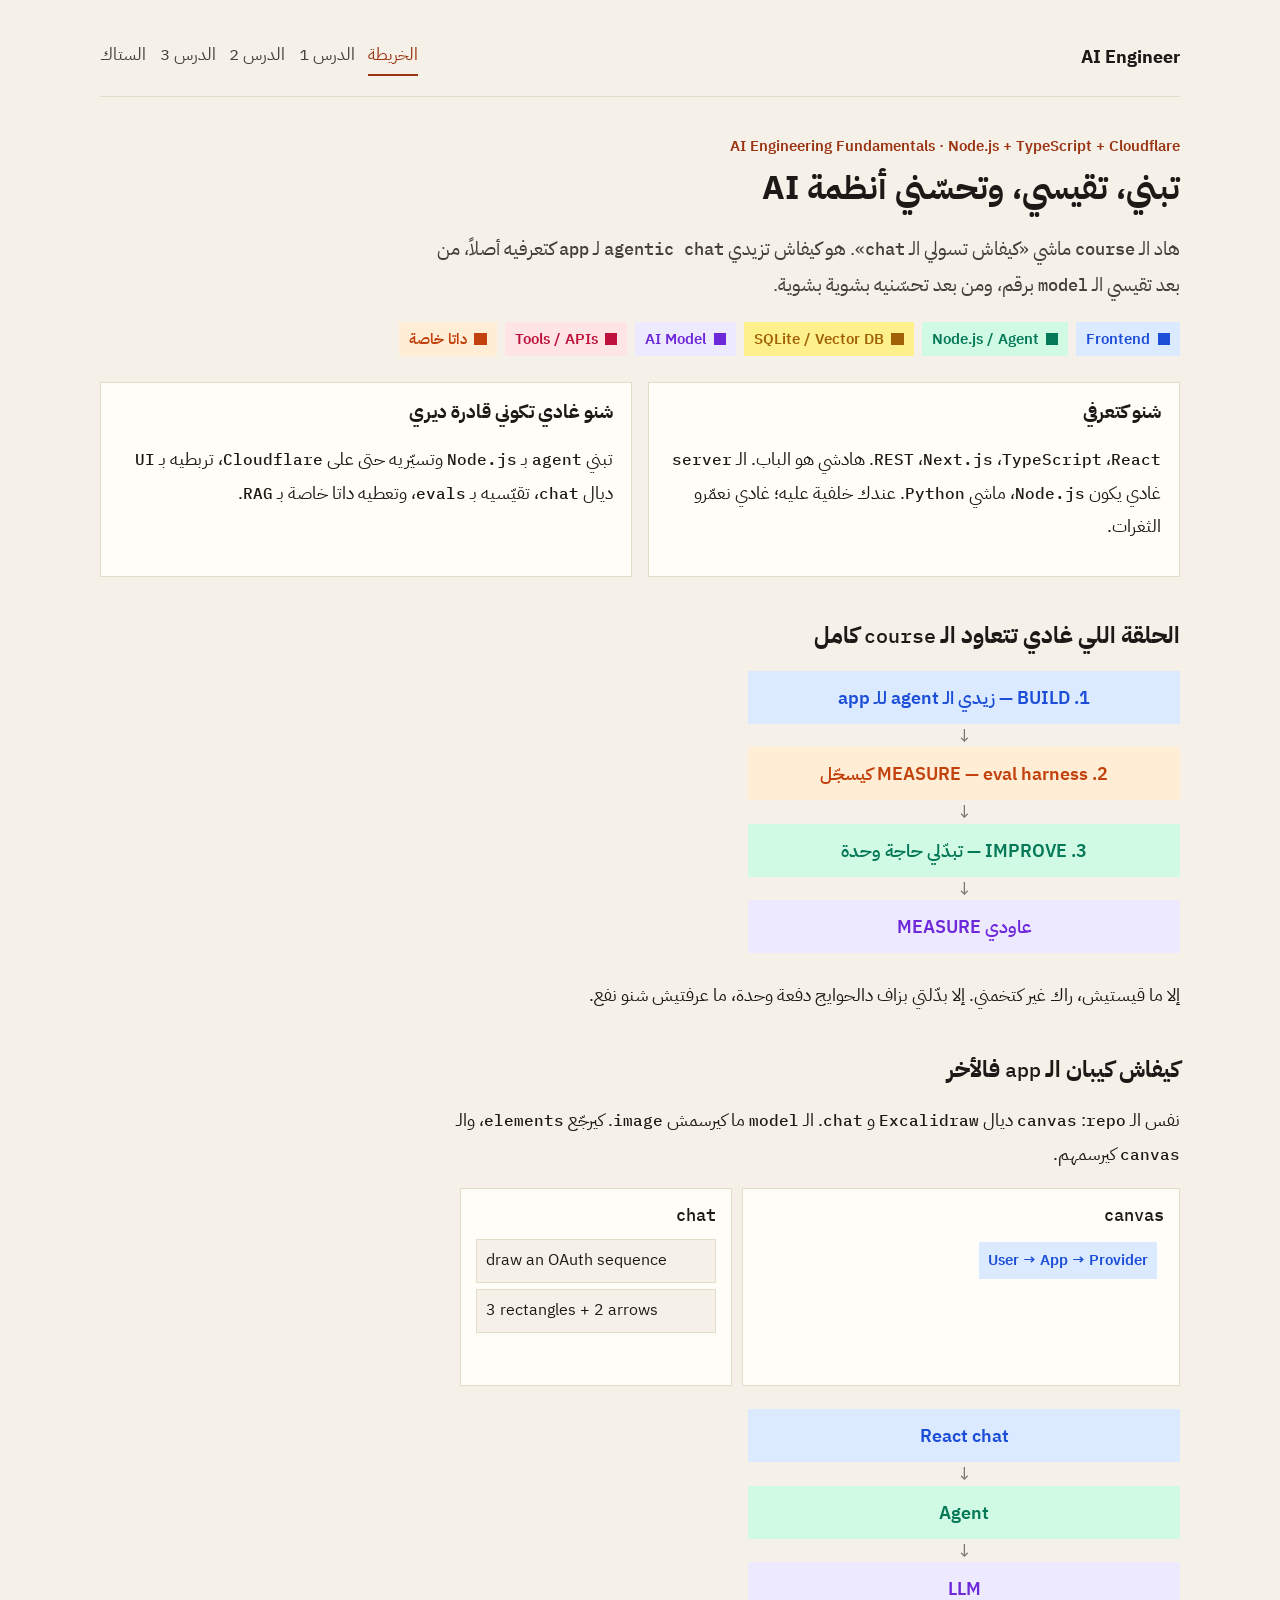
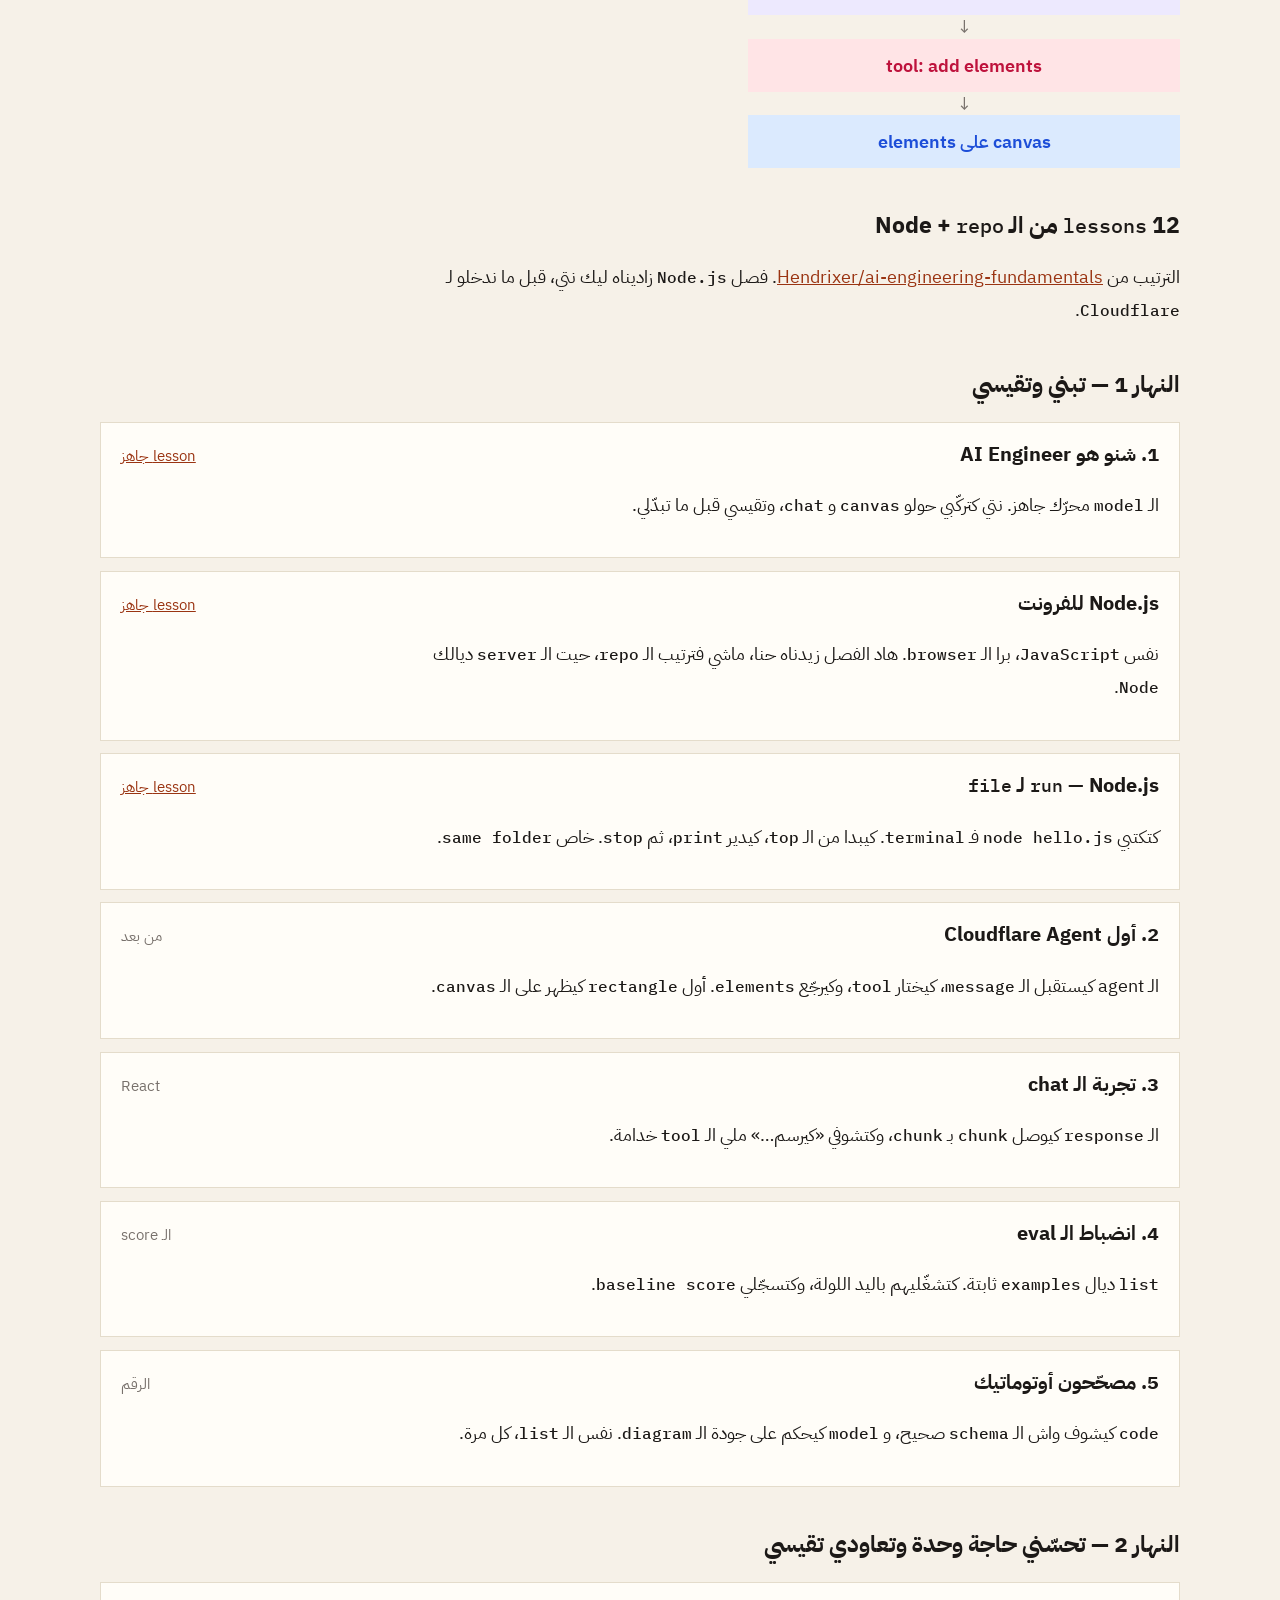
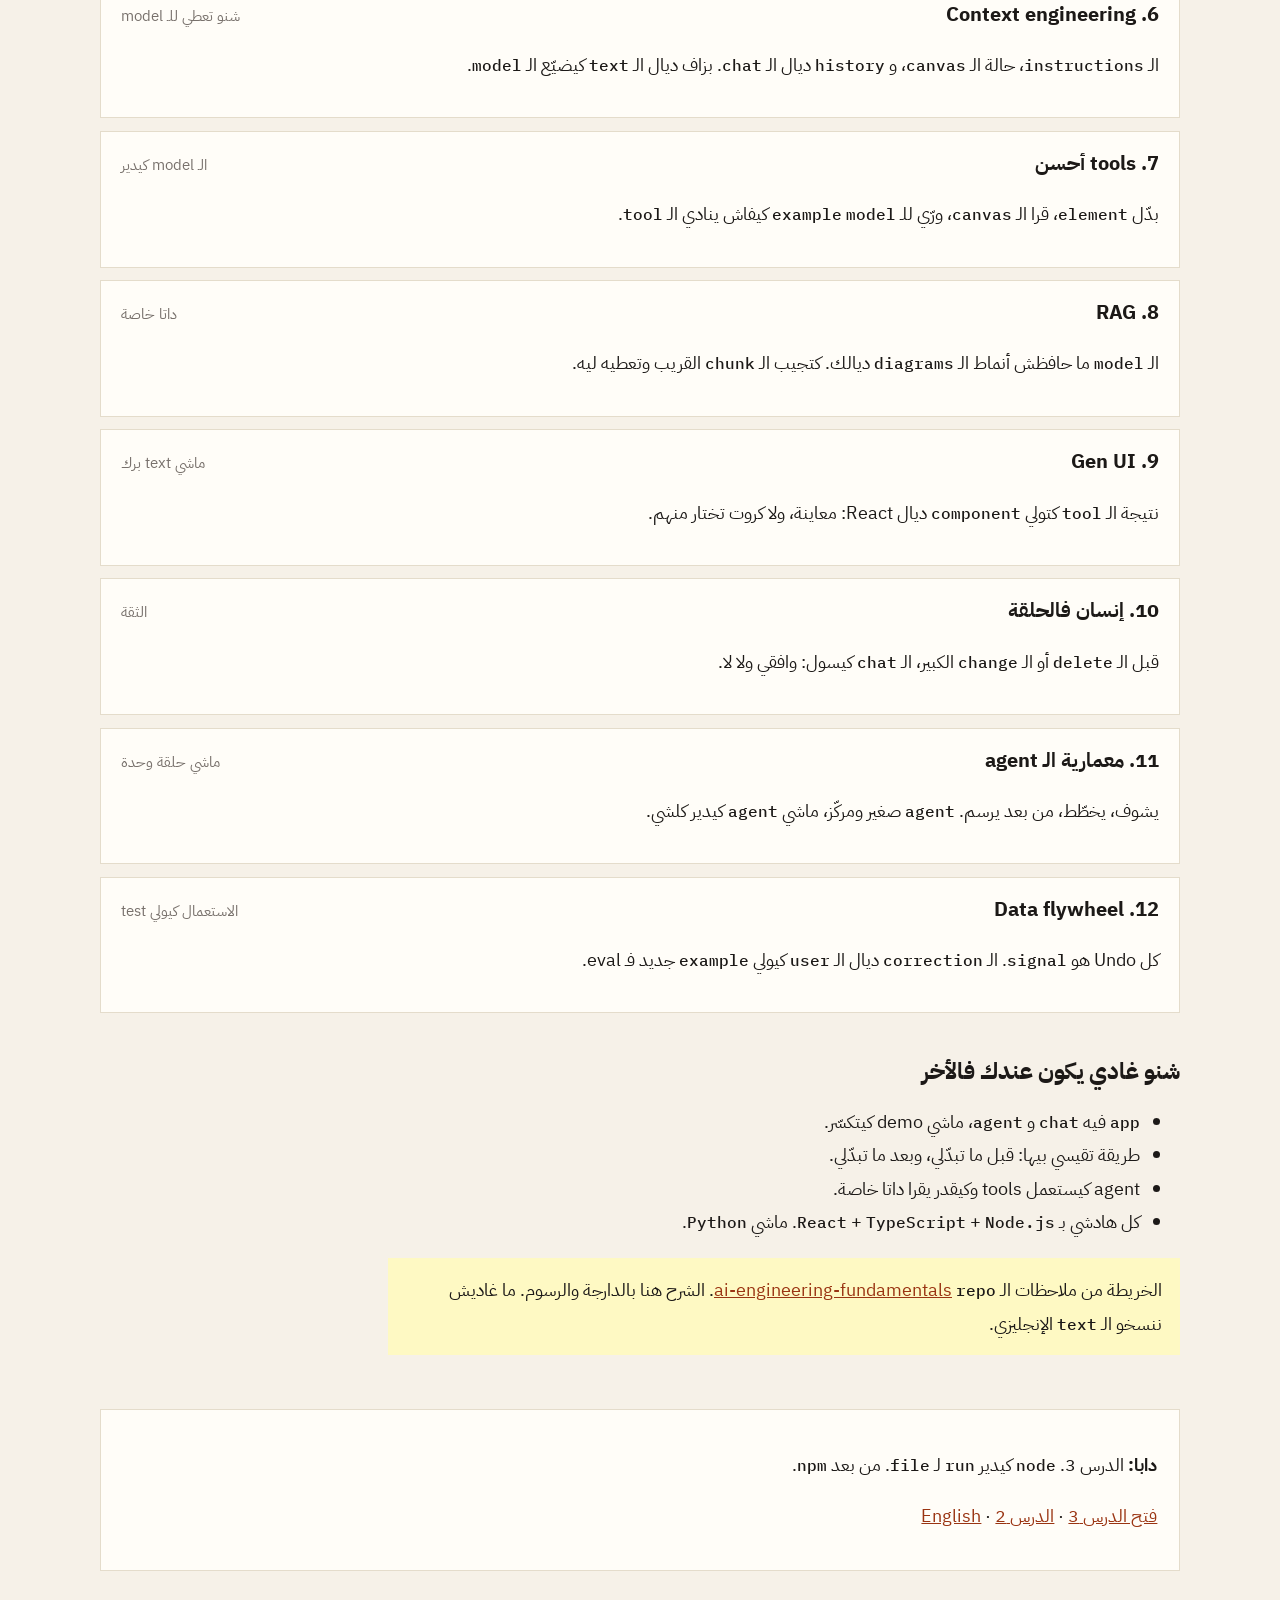
<file: index.html>
<!DOCTYPE html>
<html lang="ar" dir="rtl">
<head>
  <meta charset="utf-8">
  <meta name="viewport" content="width=device-width, initial-scale=1">
  <title>الخريطة — AI Engineering Fundamentals</title>
  <link rel="stylesheet" href="assets/course.css">
</head>
<body data-root="." data-page="roadmap">
  <div class="wrap">
    <nav class="site-nav" data-nav></nav>

    <p class="kicker">AI Engineering Fundamentals · Node.js + TypeScript + Cloudflare</p>
    <h1>تبني، تقيسي، وتحسّني أنظمة AI</h1>
    <p class="lede">
      هاد الـ <bdi class="t" dir="ltr">course</bdi> ماشي «كيفاش تسولي الـ <bdi class="t" dir="ltr">chat</bdi>».
      هو كيفاش تزيدي
      <bdi class="t" dir="ltr">agentic chat</bdi>
      لـ <bdi class="t" dir="ltr">app</bdi> كتعرفيه أصلاً،
      من بعد تقيسي الـ <bdi class="t" dir="ltr">model</bdi> برقم،
      ومن بعد تحسّنيه بشوية بشوية.
    </p>

    <div class="legend">
      <span class="chip fe"><i></i> Frontend</span>
      <span class="chip be"><i></i> Node.js / Agent</span>
      <span class="chip db"><i></i> SQLite / Vector DB</span>
      <span class="chip md"><i></i> AI Model</span>
      <span class="chip ex"><i></i> Tools / APIs</span>
      <span class="chip da"><i></i> داتا خاصة</span>
    </div>

    <div class="grid-2">
      <article class="card">
        <h3>شنو كتعرفي</h3>
        <p>
          <bdi class="t" dir="ltr">React</bdi>،
          <bdi class="t" dir="ltr">TypeScript</bdi>،
          <bdi class="t" dir="ltr">Next.js</bdi>،
          <bdi class="t" dir="ltr">REST</bdi>.
          هادشي هو الباب. الـ <bdi class="t" dir="ltr">server</bdi> غادي يكون
          <bdi class="t" dir="ltr">Node.js</bdi>،
          ماشي
          <bdi class="t" dir="ltr">Python</bdi>.
          عندك خلفية عليه؛ غادي نعمّرو الثغرات.
        </p>
      </article>
      <article class="card">
        <h3>شنو غادي تكوني قادرة ديري</h3>
        <p>
          تبني
          <bdi class="t" dir="ltr">agent</bdi>
          بـ
          <bdi class="t" dir="ltr">Node.js</bdi>
          وتسيّريه حتى على
          <bdi class="t" dir="ltr">Cloudflare</bdi>،
          تربطيه بـ <bdi class="t" dir="ltr">UI</bdi> ديال <bdi class="t" dir="ltr">chat</bdi>،
          تقيّسيه بـ
          <bdi class="t" dir="ltr">evals</bdi>،
          وتعطيه داتا خاصة بـ
          <bdi class="t" dir="ltr">RAG</bdi>.
        </p>
      </article>
    </div>

    <h2>الحلقة اللي غادي تتعاود الـ <bdi class="t" dir="ltr">course</bdi> كامل</h2>
    <div class="flow">
      <div class="box fe">1. BUILD — زيدي الـ agent للـ app</div>
      <div class="arrow">↓</div>
      <div class="box da">2. MEASURE — eval harness كيسجّل</div>
      <div class="arrow">↓</div>
      <div class="box be">3. IMPROVE — تبدّلي حاجة وحدة</div>
      <div class="arrow">↓</div>
      <div class="box md">عاودي MEASURE</div>
    </div>
    <p>إلا ما قيستيش، راك غير كتخمني. إلا بدّلتي بزاف دالحوايج دفعة وحدة، ما عرفتيش شنو نفع.</p>

    <h2>كيفاش كيبان الـ <bdi class="t" dir="ltr">app</bdi> فالأخر</h2>
    <p>
      نفس الـ <bdi class="t" dir="ltr">repo</bdi>:
      <bdi class="t" dir="ltr">canvas</bdi>
      ديال
      <bdi class="t" dir="ltr">Excalidraw</bdi>
      و
      <bdi class="t" dir="ltr">chat</bdi>.
      الـ
      <bdi class="t" dir="ltr">model</bdi>
      ما كيرسمش
      <bdi class="t" dir="ltr">image</bdi>.
      كيرجّع
      <bdi class="t" dir="ltr">elements</bdi>،
      والـ
      <bdi class="t" dir="ltr">canvas</bdi>
      كيرسمهم.
    </p>
    <div class="screen" aria-label="canvas بجنب chat">
      <div class="pane">
        <h3><bdi class="t" dir="ltr">canvas</bdi></h3>
        <span class="shape fe" dir="ltr">User → App → Provider</span>
      </div>
      <div class="pane">
        <h3><bdi class="t" dir="ltr">chat</bdi></h3>
        <div class="msg" dir="ltr">draw an OAuth sequence</div>
        <div class="msg" dir="ltr">3 rectangles + 2 arrows</div>
      </div>
    </div>
    <div class="flow">
      <div class="box fe">React chat</div>
      <div class="arrow">↓</div>
      <div class="box be">Agent</div>
      <div class="arrow">↓</div>
      <div class="box md">LLM</div>
      <div class="arrow">↓</div>
      <div class="box ex" dir="ltr">tool: add elements</div>
      <div class="arrow">↓</div>
      <div class="box fe" dir="ltr">elements على canvas</div>
    </div>

    <h2>12 <bdi class="t" dir="ltr">lessons</bdi> من الـ <bdi class="t" dir="ltr">repo</bdi> + Node</h2>
    <p>
      الترتيب من
      <a href="https://github.com/Hendrixer/ai-engineering-fundamentals" dir="ltr">Hendrixer/ai-engineering-fundamentals</a>.
      فصل
      <bdi class="t" dir="ltr">Node.js</bdi>
      زاديناه ليك نتي، قبل ما ندخلو لـ
      <bdi class="t" dir="ltr">Cloudflare</bdi>.
    </p>

    <h2>النهار 1 — تبني وتقيسي</h2>
    <div class="phases">
      <section class="phase">
        <header>
          <h2>1. شنو هو AI Engineer</h2>
          <span class="meta"><a href="lessons/0002-build-measure-improve.html">lesson جاهز</a></span>
        </header>
        <p>الـ <bdi class="t" dir="ltr">model</bdi> محرّك جاهز. نتي كتركّبي حولو <bdi class="t" dir="ltr">canvas</bdi> و <bdi class="t" dir="ltr">chat</bdi>، وتقيسي قبل ما تبدّلي.</p>
      </section>
      <section class="phase">
        <header>
          <h2>Node.js للفرونت</h2>
          <span class="meta"><a href="lessons/0003-nodejs-vs-browser.html">lesson جاهز</a></span>
        </header>
        <p>نفس <bdi class="t" dir="ltr">JavaScript</bdi>، برا الـ <bdi class="t" dir="ltr">browser</bdi>. هاد الفصل زيدناه حنا، ماشي فترتيب الـ <bdi class="t" dir="ltr">repo</bdi>، حيت الـ <bdi class="t" dir="ltr">server</bdi> ديالك <bdi class="t" dir="ltr">Node</bdi>.</p>
      </section>
      <section class="phase">
        <header>
          <h2>Node.js — <bdi class="t" dir="ltr">run</bdi> لـ <bdi class="t" dir="ltr">file</bdi></h2>
          <span class="meta"><a href="lessons/0004-run-a-node-file.html">lesson جاهز</a></span>
        </header>
        <p>
          كتكتبي
          <bdi class="t" dir="ltr">node hello.js</bdi>
          فـ
          <bdi class="t" dir="ltr">terminal</bdi>.
          كيبدا من الـ
          <bdi class="t" dir="ltr">top</bdi>،
          كيدير
          <bdi class="t" dir="ltr">print</bdi>،
          ثم
          <bdi class="t" dir="ltr">stop</bdi>.
          خاص
          <bdi class="t" dir="ltr">same folder</bdi>.
        </p>
      </section>
      <section class="phase">
        <header>
          <h2>2. أول Cloudflare Agent</h2>
          <span class="meta">من بعد</span>
        </header>
        <p>الـ agent كيستقبل الـ <bdi class="t" dir="ltr">message</bdi>، كيختار <bdi class="t" dir="ltr">tool</bdi>، وكيرجّع <bdi class="t" dir="ltr">elements</bdi>. أول <bdi class="t" dir="ltr">rectangle</bdi> كيظهر على الـ <bdi class="t" dir="ltr">canvas</bdi>.</p>
      </section>
      <section class="phase">
        <header>
          <h2>3. تجربة الـ chat</h2>
          <span class="meta">React</span>
        </header>
        <p>الـ <bdi class="t" dir="ltr">response</bdi> كيوصل <bdi class="t" dir="ltr">chunk</bdi> بـ <bdi class="t" dir="ltr">chunk</bdi>، وكتشوفي «كيرسم…» ملي الـ <bdi class="t" dir="ltr">tool</bdi> خدامة.</p>
      </section>
      <section class="phase">
        <header>
          <h2>4. انضباط الـ eval</h2>
          <span class="meta">الـ score</span>
        </header>
        <p><bdi class="t" dir="ltr">list</bdi> ديال <bdi class="t" dir="ltr">examples</bdi> ثابتة. كتشغّليهم باليد اللولة، وكتسجّلي <bdi class="t" dir="ltr">baseline score</bdi>.</p>
      </section>
      <section class="phase">
        <header>
          <h2>5. مصحّحون أوتوماتيك</h2>
          <span class="meta">الرقم</span>
        </header>
        <p><bdi class="t" dir="ltr">code</bdi> كيشوف واش الـ <bdi class="t" dir="ltr">schema</bdi> صحيح، و <bdi class="t" dir="ltr">model</bdi> كيحكم على جودة الـ <bdi class="t" dir="ltr">diagram</bdi>. نفس الـ <bdi class="t" dir="ltr">list</bdi>، كل مرة.</p>
      </section>
    </div>

    <h2>النهار 2 — تحسّني حاجة وحدة وتعاودي تقيسي</h2>
    <div class="phases">
      <section class="phase">
        <header>
          <h2>6. Context engineering</h2>
          <span class="meta">شنو تعطي للـ model</span>
        </header>
        <p>الـ <bdi class="t" dir="ltr">instructions</bdi>، حالة الـ <bdi class="t" dir="ltr">canvas</bdi>، و <bdi class="t" dir="ltr">history</bdi> ديال الـ <bdi class="t" dir="ltr">chat</bdi>. بزاف ديال الـ <bdi class="t" dir="ltr">text</bdi> كيضيّع الـ <bdi class="t" dir="ltr">model</bdi>.</p>
      </section>
      <section class="phase">
        <header>
          <h2>7. tools أحسن</h2>
          <span class="meta">الـ model كيدير</span>
        </header>
        <p>بدّل <bdi class="t" dir="ltr">element</bdi>، قرا الـ <bdi class="t" dir="ltr">canvas</bdi>، ورّي للـ <bdi class="t" dir="ltr">model</bdi> <bdi class="t" dir="ltr">example</bdi> كيفاش ينادي الـ <bdi class="t" dir="ltr">tool</bdi>.</p>
      </section>
      <section class="phase">
        <header>
          <h2>8. RAG</h2>
          <span class="meta">داتا خاصة</span>
        </header>
        <p>الـ <bdi class="t" dir="ltr">model</bdi> ما حافظش أنماط الـ <bdi class="t" dir="ltr">diagrams</bdi> ديالك. كتجيب الـ <bdi class="t" dir="ltr">chunk</bdi> القريب وتعطيه ليه.</p>
      </section>
      <section class="phase">
        <header>
          <h2>9. Gen UI</h2>
          <span class="meta">ماشي text برك</span>
        </header>
        <p>نتيجة الـ <bdi class="t" dir="ltr">tool</bdi> كتولي <bdi class="t" dir="ltr">component</bdi> ديال React: معاينة، ولا كروت تختار منهم.</p>
      </section>
      <section class="phase">
        <header>
          <h2>10. إنسان فالحلقة</h2>
          <span class="meta">الثقة</span>
        </header>
        <p>قبل الـ <bdi class="t" dir="ltr">delete</bdi> أو الـ <bdi class="t" dir="ltr">change</bdi> الكبير، الـ <bdi class="t" dir="ltr">chat</bdi> كيسول: وافقي ولا لا.</p>
      </section>
      <section class="phase">
        <header>
          <h2>11. معمارية الـ agent</h2>
          <span class="meta">ماشي حلقة وحدة</span>
        </header>
        <p>يشوف، يخطّط، من بعد يرسم. <bdi class="t" dir="ltr">agent</bdi> صغير ومركّز، ماشي <bdi class="t" dir="ltr">agent</bdi> كيدير كلشي.</p>
      </section>
      <section class="phase">
        <header>
          <h2>12. Data flywheel</h2>
          <span class="meta">الاستعمال كيولي test</span>
        </header>
        <p>كل Undo هو <bdi class="t" dir="ltr">signal</bdi>. الـ <bdi class="t" dir="ltr">correction</bdi> ديال الـ <bdi class="t" dir="ltr">user</bdi> كيولي <bdi class="t" dir="ltr">example</bdi> جديد فـ eval.</p>
      </section>
    </div>

    <h2>شنو غادي يكون عندك فالأخر</h2>
    <ul>
      <li><bdi class="t" dir="ltr">app</bdi> فيه <bdi class="t" dir="ltr">chat</bdi> و <bdi class="t" dir="ltr">agent</bdi>، ماشي demo كيتكسّر.</li>
      <li>طريقة تقيسي بيها: قبل ما تبدّلي، وبعد ما تبدّلي.</li>
      <li>agent كيستعمل tools وكيقدر يقرا داتا خاصة.</li>
      <li>كل هادشي بـ <bdi class="t" dir="ltr">Node.js</bdi> + <bdi class="t" dir="ltr">TypeScript</bdi> + <bdi class="t" dir="ltr">React</bdi>. ماشي <bdi class="t" dir="ltr">Python</bdi>.</li>
    </ul>

    <div class="note">
      الخريطة من ملاحظات الـ <bdi class="t" dir="ltr">repo</bdi>
      <a href="https://github.com/Hendrixer/ai-engineering-fundamentals" dir="ltr">ai-engineering-fundamentals</a>.
      الشرح هنا بالدارجة والرسوم. ما غاديش ننسخو الـ <bdi class="t" dir="ltr">text</bdi> الإنجليزي.
    </div>

    <div class="teacher">
        <p><strong>دابا:</strong> الدرس 3. <bdi class="t" dir="ltr">node</bdi> كيدير <bdi class="t" dir="ltr">run</bdi> لـ <bdi class="t" dir="ltr">file</bdi>. من بعد <bdi class="t" dir="ltr">npm</bdi>.</p>
      <p>
        <a href="lessons/0004-run-a-node-file.html">فتح الدرس 3</a>
        ·
        <a href="lessons/0003-nodejs-vs-browser.html">الدرس 2</a>
        ·
        <a href="ENGLISH.md">English</a>
      </p>
    </div>
  </div>
  <script src="assets/course.js"></script>
</body>
</html>
</file>
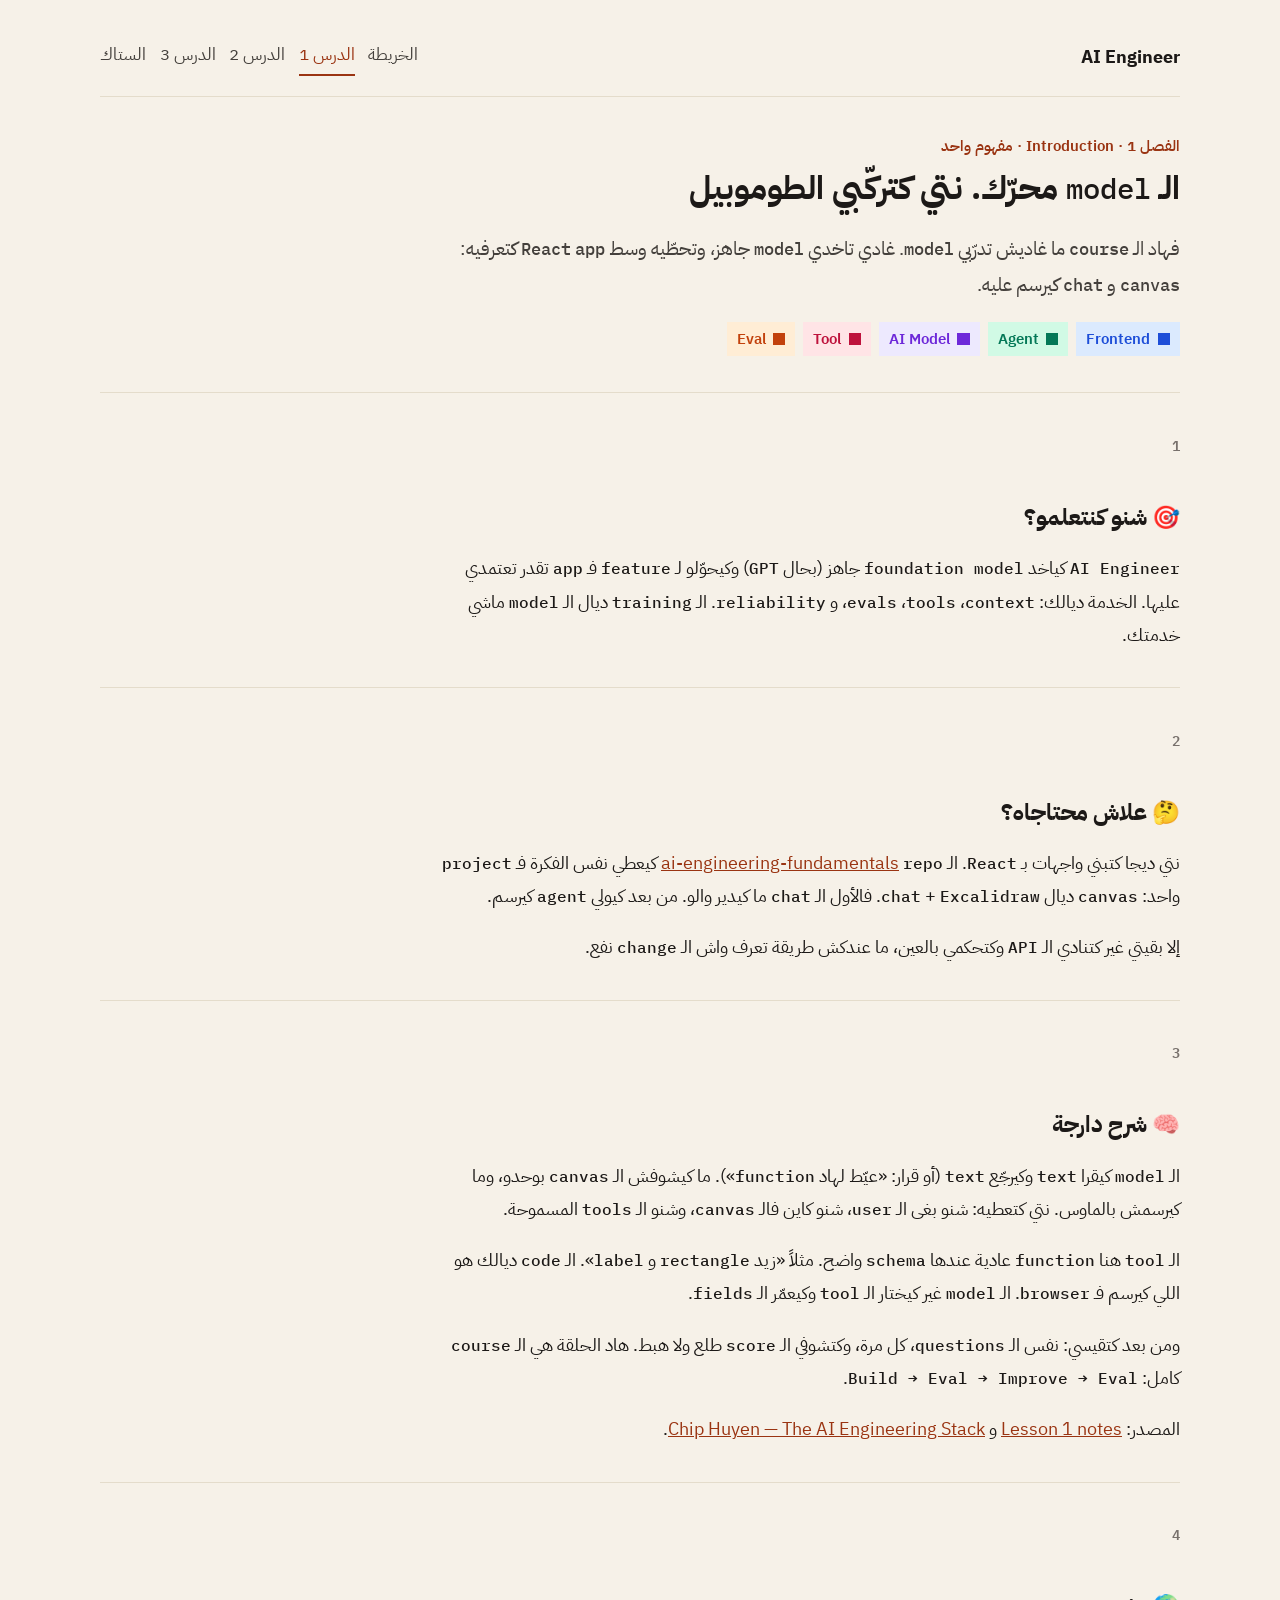
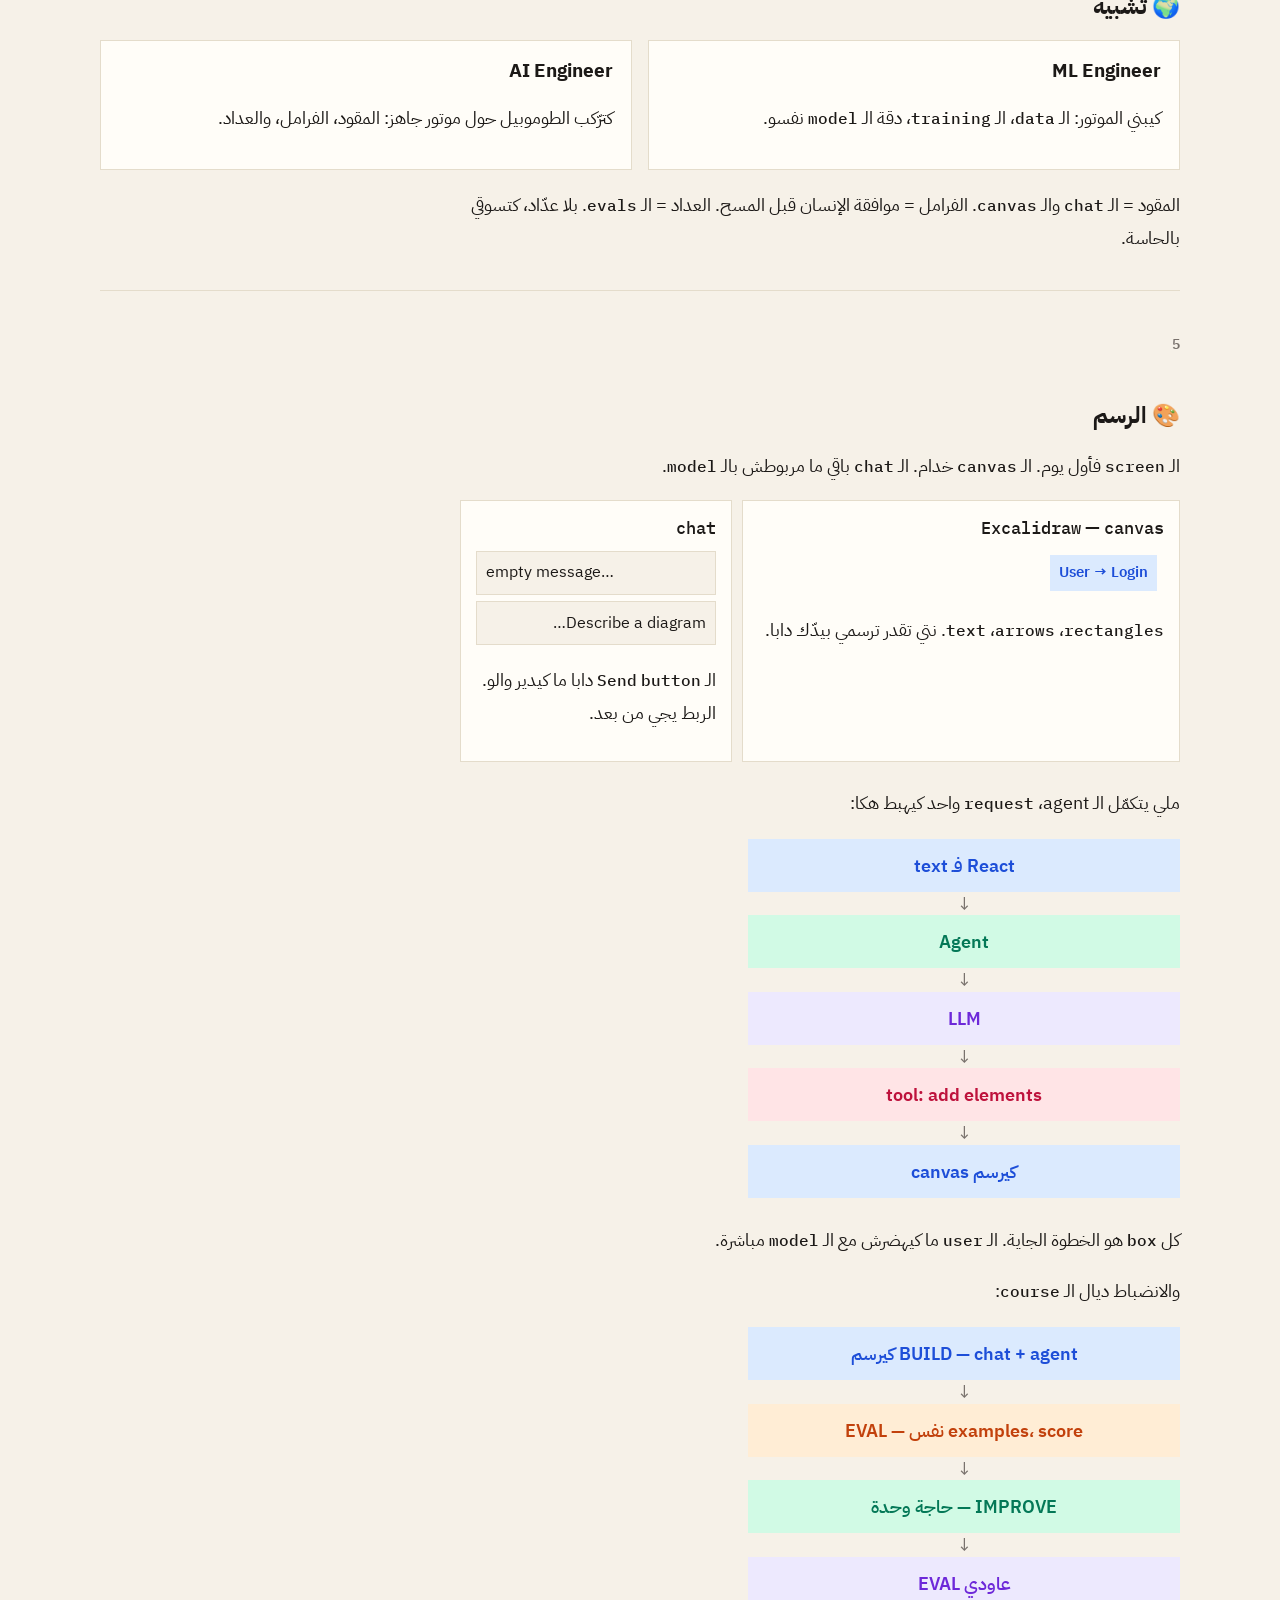
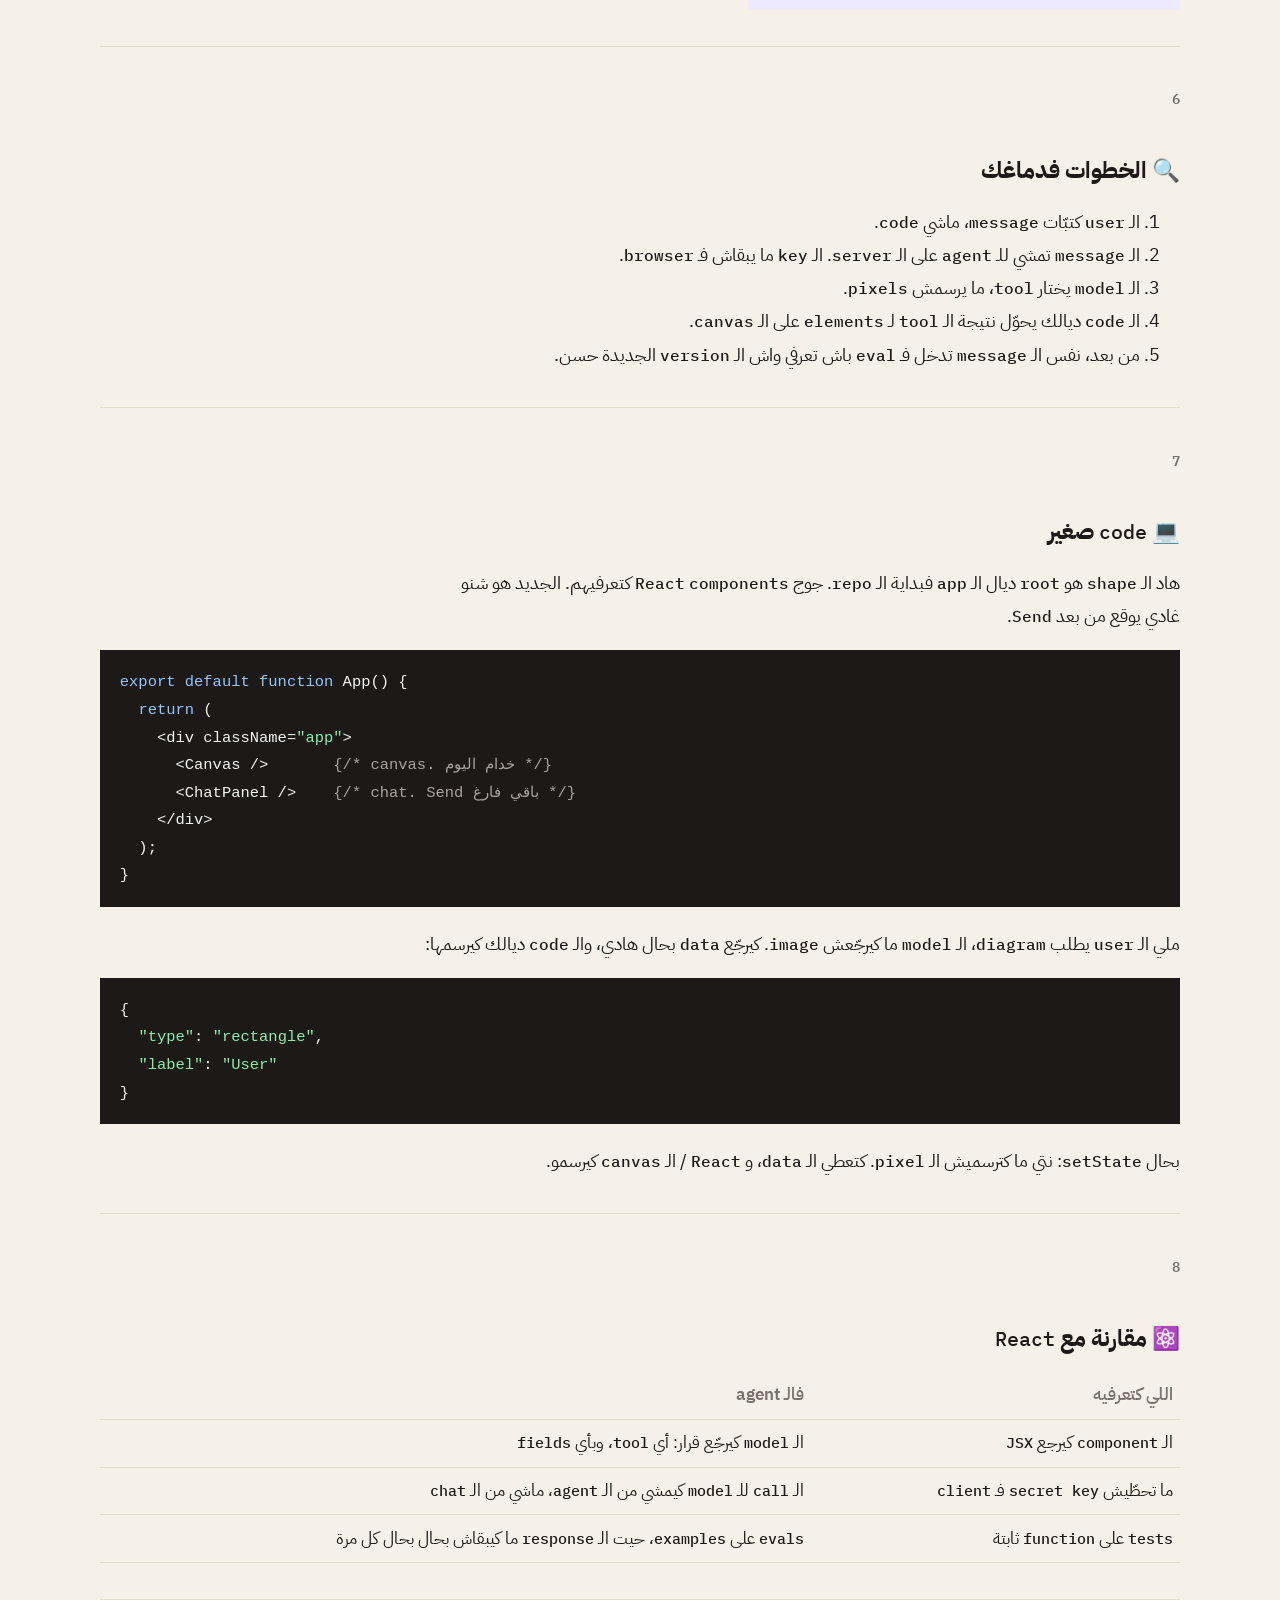
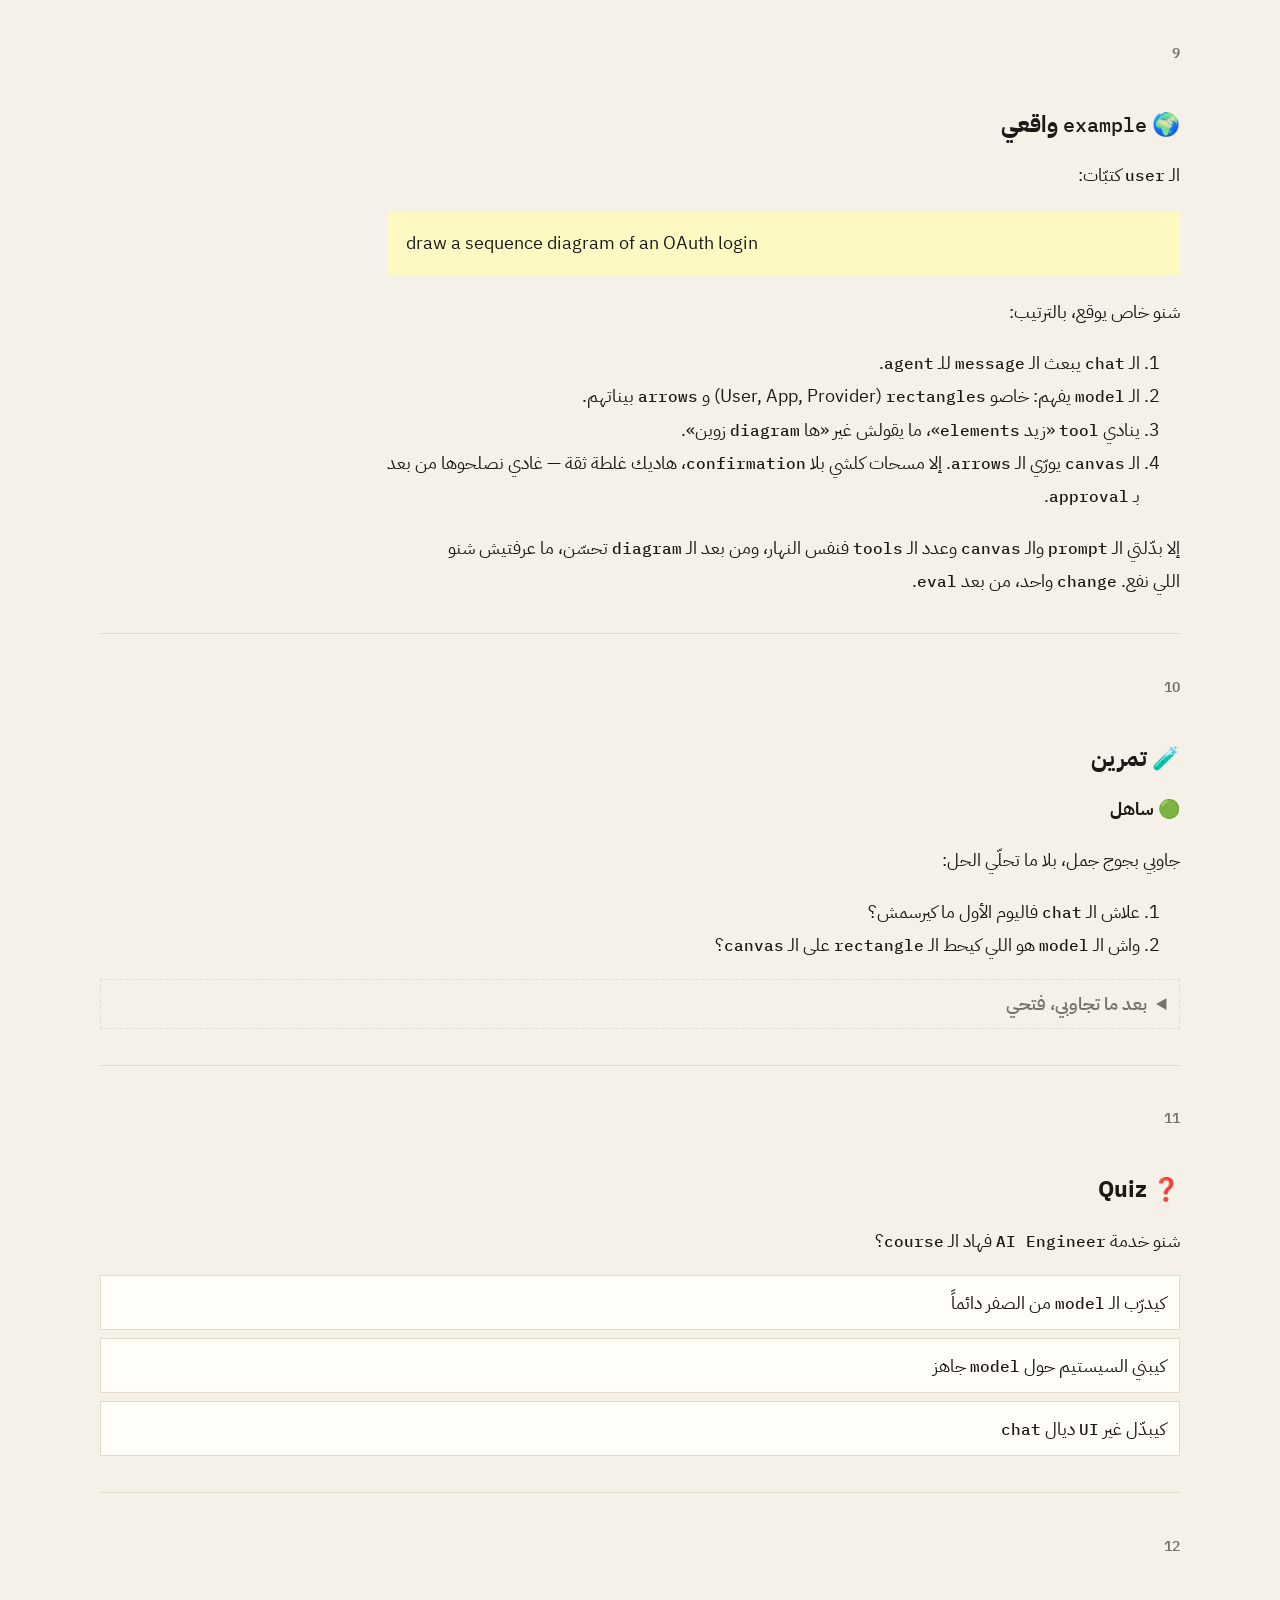
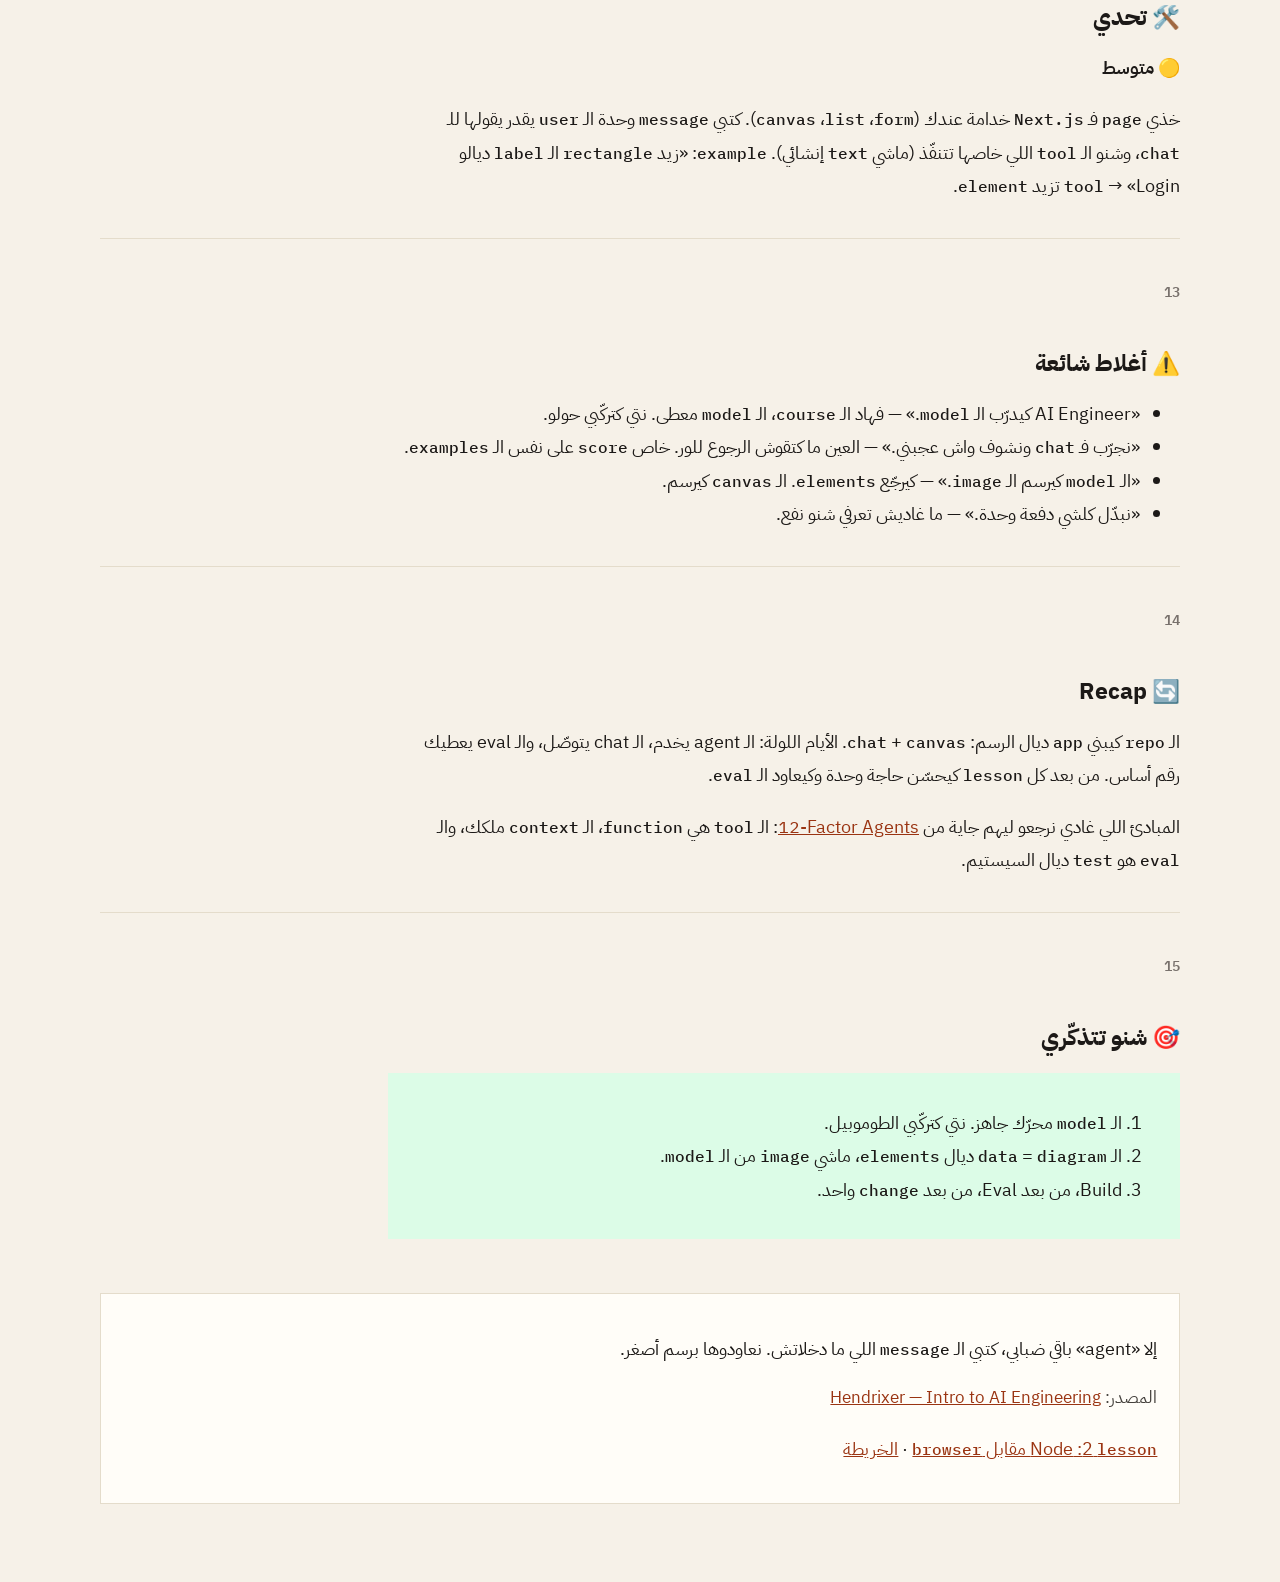
<file: lessons/0002-build-measure-improve.html>
<!DOCTYPE html>
<html lang="ar" dir="rtl">
<head>
  <meta charset="utf-8">
  <meta name="viewport" content="width=device-width, initial-scale=1">
  <title>lesson 1 — شنو هو AI Engineer</title>
  <link rel="stylesheet" href="../assets/course.css">
</head>
<body data-root=".." data-page="0002">
  <div class="wrap">
    <nav class="site-nav" data-nav></nav>

    <p class="kicker">الفصل 1 · Introduction · مفهوم واحد</p>
    <h1>الـ <bdi class="t" dir="ltr">model</bdi> محرّك. نتي كتركّبي الطوموبيل</h1>
    <p class="lede">
      فهاد الـ
      <bdi class="t" dir="ltr">course</bdi>
      ما غاديش تدرّبي
      <bdi class="t" dir="ltr">model</bdi>.
      غادي تاخدي
      <bdi class="t" dir="ltr">model</bdi>
      جاهز، وتحطّيه وسط
      <bdi class="t" dir="ltr">app</bdi>
      <bdi class="t" dir="ltr">React</bdi>
      كتعرفيه:
      <bdi class="t" dir="ltr">canvas</bdi>
      و
      <bdi class="t" dir="ltr">chat</bdi>
      كيرسم عليه.
    </p>

    <div class="legend">
      <span class="chip fe"><i></i> Frontend</span>
      <span class="chip be"><i></i> Agent</span>
      <span class="chip md"><i></i> AI Model</span>
      <span class="chip ex"><i></i> Tool</span>
      <span class="chip da"><i></i> Eval</span>
    </div>

    <section class="section">
      <p class="num">1</p>
      <h2>🎯 شنو كنتعلمو؟</h2>
      <p>
        <bdi class="t" dir="ltr">AI Engineer</bdi>
        كياخد
        <bdi class="t" dir="ltr">foundation model</bdi>
        جاهز (بحال
        <bdi class="t" dir="ltr">GPT</bdi>)
        وكيحوّلو لـ
        <bdi class="t" dir="ltr">feature</bdi>
        فـ
        <bdi class="t" dir="ltr">app</bdi>
        تقدر تعتمدي عليها.
        الخدمة ديالك:
        <bdi class="t" dir="ltr">context</bdi>،
        <bdi class="t" dir="ltr">tools</bdi>،
        <bdi class="t" dir="ltr">evals</bdi>،
        و
        <bdi class="t" dir="ltr">reliability</bdi>.
        الـ
        <bdi class="t" dir="ltr">training</bdi>
        ديال الـ
        <bdi class="t" dir="ltr">model</bdi>
        ماشي خدمتك.
      </p>
    </section>

    <section class="section">
      <p class="num">2</p>
      <h2>🤔 علاش محتاجاه؟</h2>
      <p>
        نتي ديجا كتبني واجهات بـ
        <bdi class="t" dir="ltr">React</bdi>.
        الـ
        <bdi class="t" dir="ltr">repo</bdi>
        <a href="https://github.com/Hendrixer/ai-engineering-fundamentals" dir="ltr">ai-engineering-fundamentals</a>
        كيعطي نفس الفكرة فـ
        <bdi class="t" dir="ltr">project</bdi>
        واحد:
        <bdi class="t" dir="ltr">canvas</bdi>
        ديال
        <bdi class="t" dir="ltr">Excalidraw</bdi>
        + 
        <bdi class="t" dir="ltr">chat</bdi>.
        فالأول الـ
        <bdi class="t" dir="ltr">chat</bdi>
        ما كيدير والو.
        من بعد كيولي
        <bdi class="t" dir="ltr">agent</bdi>
        كيرسم.
      </p>
      <p>
        إلا بقيتي غير كتنادي الـ
        <bdi class="t" dir="ltr">API</bdi>
        وكتحكمي بالعين، ما عندكش طريقة تعرف واش الـ
        <bdi class="t" dir="ltr">change</bdi>
        نفع.
      </p>
    </section>

    <section class="section">
      <p class="num">3</p>
      <h2>🧠 شرح دارجة</h2>
      <p>
        الـ
        <bdi class="t" dir="ltr">model</bdi>
        كيقرا
        <bdi class="t" dir="ltr">text</bdi>
        وكيرجّع
        <bdi class="t" dir="ltr">text</bdi>
        (أو قرار: «عيّط لهاد
        <bdi class="t" dir="ltr">function</bdi>»).
        ما كيشوفش الـ
        <bdi class="t" dir="ltr">canvas</bdi>
        بوحدو، وما كيرسمش بالماوس.
        نتي كتعطيه: شنو بغى الـ
        <bdi class="t" dir="ltr">user</bdi>،
        شنو كاين فالـ
        <bdi class="t" dir="ltr">canvas</bdi>،
        وشنو الـ
        <bdi class="t" dir="ltr">tools</bdi>
        المسموحة.
      </p>
      <p>
        الـ
        <bdi class="t" dir="ltr">tool</bdi>
        هنا
        <bdi class="t" dir="ltr">function</bdi>
        عادية عندها
        <bdi class="t" dir="ltr">schema</bdi>
        واضح.
        مثلاً «زيد
        <bdi class="t" dir="ltr">rectangle</bdi>
        و
        <bdi class="t" dir="ltr">label</bdi>».
        الـ
        <bdi class="t" dir="ltr">code</bdi>
        ديالك هو اللي كيرسم فـ
        <bdi class="t" dir="ltr">browser</bdi>.
        الـ
        <bdi class="t" dir="ltr">model</bdi>
        غير كيختار الـ
        <bdi class="t" dir="ltr">tool</bdi>
        وكيعمّر الـ
        <bdi class="t" dir="ltr">fields</bdi>.
      </p>
      <p>
        ومن بعد كتقيسي: نفس الـ
        <bdi class="t" dir="ltr">questions</bdi>،
        كل مرة، وكتشوفي الـ
        <bdi class="t" dir="ltr">score</bdi>
        طلع ولا هبط.
        هاد الحلقة هي الـ
        <bdi class="t" dir="ltr">course</bdi>
        كامل:
        <bdi class="t" dir="ltr">Build → Eval → Improve → Eval</bdi>.
      </p>
      <p>
        المصدر:
        <a href="https://github.com/Hendrixer/ai-engineering-fundamentals/blob/main/lessons/01-intro-to-ai-engineering/index.md" dir="ltr">Lesson 1 notes</a>
        و
        <a href="https://newsletter.pragmaticengineer.com/p/the-ai-engineering-stack" dir="ltr">Chip Huyen — The AI Engineering Stack</a>.
      </p>
    </section>

    <section class="section">
      <p class="num">4</p>
      <h2>🌍 تشبيه</h2>
      <div class="grid-2">
        <article class="card">
          <h3>ML Engineer</h3>
          <p>كيبني الموتور: الـ <bdi class="t" dir="ltr">data</bdi>، الـ <bdi class="t" dir="ltr">training</bdi>، دقة الـ <bdi class="t" dir="ltr">model</bdi> نفسو.</p>
        </article>
        <article class="card">
          <h3>AI Engineer</h3>
          <p>كترّكب الطوموبيل حول موتور جاهز: المقود، الفرامل، والعداد.</p>
        </article>
      </div>
      <p>
        المقود = الـ <bdi class="t" dir="ltr">chat</bdi> والـ <bdi class="t" dir="ltr">canvas</bdi>.
        الفرامل = موافقة الإنسان قبل المسح.
        العداد = الـ
        <bdi class="t" dir="ltr">evals</bdi>.
        بلا عدّاد، كتسوقي بالحاسة.
      </p>
    </section>

    <section class="section">
      <p class="num">5</p>
      <h2>🎨 الرسم</h2>
      <p>الـ <bdi class="t" dir="ltr">screen</bdi> فأول يوم. الـ <bdi class="t" dir="ltr">canvas</bdi> خدام. الـ <bdi class="t" dir="ltr">chat</bdi> باقي ما مربوطش بالـ <bdi class="t" dir="ltr">model</bdi>.</p>
      <div class="screen" aria-label="canvas بجنب chat">
        <div class="pane">
          <h3><bdi class="t" dir="ltr">canvas</bdi> — <bdi class="t" dir="ltr">Excalidraw</bdi></h3>
          <span class="shape fe" dir="ltr">User → Login</span>
          <p><bdi class="t" dir="ltr">rectangles</bdi>، <bdi class="t" dir="ltr">arrows</bdi>، <bdi class="t" dir="ltr">text</bdi>. نتي تقدر ترسمي بيدّك دابا.</p>
        </div>
        <div class="pane">
          <h3><bdi class="t" dir="ltr">chat</bdi></h3>
          <div class="msg" dir="ltr">empty message…</div>
          <div class="msg">Describe a diagram…</div>
          <p>الـ <bdi class="t" dir="ltr">button</bdi> <bdi class="t" dir="ltr">Send</bdi> دابا ما كيدير والو. الربط يجي من بعد.</p>
        </div>
      </div>

      <p>ملي يتكمّل الـ agent، <bdi class="t" dir="ltr">request</bdi> واحد كيهبط هكا:</p>
      <div class="flow" aria-label="مسار request الرسم">
        <div class="box fe" dir="ltr">text فـ React</div>
        <div class="arrow">↓</div>
        <div class="box be">Agent</div>
        <div class="arrow">↓</div>
        <div class="box md">LLM</div>
        <div class="arrow">↓</div>
        <div class="box ex" dir="ltr">tool: add elements</div>
        <div class="arrow">↓</div>
        <div class="box fe" dir="ltr">canvas كيرسم</div>
      </div>
      <p>كل <bdi class="t" dir="ltr">box</bdi> هو الخطوة الجاية. الـ <bdi class="t" dir="ltr">user</bdi> ما كيهضرش مع الـ <bdi class="t" dir="ltr">model</bdi> مباشرة.</p>

      <p>والانضباط ديال الـ <bdi class="t" dir="ltr">course</bdi>:</p>
      <div class="flow">
        <div class="box fe">BUILD — chat + agent كيرسم</div>
        <div class="arrow">↓</div>
        <div class="box da" dir="ltr">EVAL — نفس examples، score</div>
        <div class="arrow">↓</div>
        <div class="box be">IMPROVE — حاجة وحدة</div>
        <div class="arrow">↓</div>
        <div class="box md">عاودي EVAL</div>
      </div>
    </section>

    <section class="section">
      <p class="num">6</p>
      <h2>🔍 الخطوات فدماغك</h2>
      <ol>
        <li>الـ <bdi class="t" dir="ltr">user</bdi> كتبّات <bdi class="t" dir="ltr">message</bdi>، ماشي <bdi class="t" dir="ltr">code</bdi>.</li>
        <li>الـ <bdi class="t" dir="ltr">message</bdi> تمشي للـ <bdi class="t" dir="ltr">agent</bdi> على الـ <bdi class="t" dir="ltr">server</bdi>. الـ <bdi class="t" dir="ltr">key</bdi> ما يبقاش فـ <bdi class="t" dir="ltr">browser</bdi>.</li>
        <li>الـ <bdi class="t" dir="ltr">model</bdi> يختار <bdi class="t" dir="ltr">tool</bdi>، ما يرسمش <bdi class="t" dir="ltr">pixels</bdi>.</li>
        <li>الـ <bdi class="t" dir="ltr">code</bdi> ديالك يحوّل نتيجة الـ <bdi class="t" dir="ltr">tool</bdi> لـ <bdi class="t" dir="ltr">elements</bdi> على الـ <bdi class="t" dir="ltr">canvas</bdi>.</li>
        <li>من بعد، نفس الـ <bdi class="t" dir="ltr">message</bdi> تدخل فـ <bdi class="t" dir="ltr">eval</bdi> باش تعرفي واش الـ <bdi class="t" dir="ltr">version</bdi> الجديدة حسن.</li>
      </ol>
    </section>

    <section class="section">
      <p class="num">7</p>
      <h2>💻 <bdi class="t" dir="ltr">code</bdi> صغير</h2>
      <p>
        هاد الـ
        <bdi class="t" dir="ltr">shape</bdi>
        هو
        <bdi class="t" dir="ltr">root</bdi>
        ديال الـ
        <bdi class="t" dir="ltr">app</bdi>
        فبداية الـ
        <bdi class="t" dir="ltr">repo</bdi>.
        جوج
        <bdi class="t" dir="ltr">components</bdi>
        <bdi class="t" dir="ltr">React</bdi>
        كتعرفيهم. الجديد هو شنو غادي يوقع من بعد
        <bdi class="t" dir="ltr">Send</bdi>.
      </p>
      <pre dir="ltr" class="code-block"><code><span class="k">export default function</span> App() {
  <span class="k">return</span> (
    &lt;div className=<span class="s">"app"</span>&gt;
      &lt;Canvas /&gt;       <span class="c">{/* canvas. خدام اليوم */}</span>
      &lt;ChatPanel /&gt;    <span class="c">{/* chat. Send باقي فارغ */}</span>
    &lt;/div&gt;
  );
}</code></pre>
      <p>ملي الـ <bdi class="t" dir="ltr">user</bdi> يطلب <bdi class="t" dir="ltr">diagram</bdi>، الـ <bdi class="t" dir="ltr">model</bdi> ما كيرجّعش <bdi class="t" dir="ltr">image</bdi>. كيرجّع <bdi class="t" dir="ltr">data</bdi> بحال هادي، والـ <bdi class="t" dir="ltr">code</bdi> ديالك كيرسمها:</p>
      <pre dir="ltr" class="code-block"><code>{
  <span class="s">"type"</span>: <span class="s">"rectangle"</span>,
  <span class="s">"label"</span>: <span class="s">"User"</span>
}</code></pre>
      <p>
        بحال
        <bdi class="t" dir="ltr">setState</bdi>:
        نتي ما كترسميش الـ
        <bdi class="t" dir="ltr">pixel</bdi>.
        كتعطي الـ
        <bdi class="t" dir="ltr">data</bdi>،
        و
        <bdi class="t" dir="ltr">React</bdi>
        / الـ
        <bdi class="t" dir="ltr">canvas</bdi>
        كيرسمو.
      </p>
    </section>

    <section class="section">
      <p class="num">8</p>
      <h2>⚛️ مقارنة مع <bdi class="t" dir="ltr">React</bdi></h2>
      <table>
        <thead>
          <tr>
            <th>اللي كتعرفيه</th>
            <th>فالـ agent</th>
          </tr>
        </thead>
        <tbody>
          <tr>
            <td>الـ <bdi class="t" dir="ltr">component</bdi> كيرجع <bdi class="t" dir="ltr">JSX</bdi></td>
            <td>الـ <bdi class="t" dir="ltr">model</bdi> كيرجّع قرار: أي <bdi class="t" dir="ltr">tool</bdi>، وبأي <bdi class="t" dir="ltr">fields</bdi></td>
          </tr>
          <tr>
            <td>ما تحطّيش <bdi class="t" dir="ltr">secret key</bdi> فـ <bdi class="t" dir="ltr">client</bdi></td>
            <td>الـ <bdi class="t" dir="ltr">call</bdi> للـ <bdi class="t" dir="ltr">model</bdi> كيمشي من الـ <bdi class="t" dir="ltr">agent</bdi>، ماشي من الـ <bdi class="t" dir="ltr">chat</bdi></td>
          </tr>
          <tr>
            <td><bdi class="t" dir="ltr">tests</bdi> على <bdi class="t" dir="ltr">function</bdi> ثابتة</td>
            <td><bdi class="t" dir="ltr">evals</bdi> على <bdi class="t" dir="ltr">examples</bdi>، حيت الـ <bdi class="t" dir="ltr">response</bdi> ما كيبقاش بحال بحال كل مرة</td>
          </tr>
        </tbody>
      </table>
    </section>

    <section class="section">
      <p class="num">9</p>
      <h2>🌍 <bdi class="t" dir="ltr">example</bdi> واقعي</h2>
      <p>الـ <bdi class="t" dir="ltr">user</bdi> كتبّات:</p>
      <div class="note" dir="ltr">draw a sequence diagram of an OAuth login</div>
      <p>شنو خاص يوقع، بالترتيب:</p>
      <ol>
        <li>الـ <bdi class="t" dir="ltr">chat</bdi> يبعث الـ <bdi class="t" dir="ltr">message</bdi> للـ <bdi class="t" dir="ltr">agent</bdi>.</li>
        <li>الـ <bdi class="t" dir="ltr">model</bdi> يفهم: خاصو <bdi class="t" dir="ltr">rectangles</bdi> (User, App, Provider) و <bdi class="t" dir="ltr">arrows</bdi> بيناتهم.</li>
        <li>ينادي <bdi class="t" dir="ltr">tool</bdi> «زيد <bdi class="t" dir="ltr">elements</bdi>»، ما يقولش غير «ها <bdi class="t" dir="ltr">diagram</bdi> زوين».</li>
        <li>الـ <bdi class="t" dir="ltr">canvas</bdi> يورّي الـ <bdi class="t" dir="ltr">arrows</bdi>. إلا مسحات كلشي بلا <bdi class="t" dir="ltr">confirmation</bdi>، هاديك غلطة ثقة — غادي نصلحوها من بعد بـ <bdi class="t" dir="ltr">approval</bdi>.</li>
      </ol>
      <p>
        إلا بدّلتي الـ <bdi class="t" dir="ltr">prompt</bdi> والـ <bdi class="t" dir="ltr">canvas</bdi> وعدد الـ <bdi class="t" dir="ltr">tools</bdi> فنفس النهار،
        ومن بعد الـ <bdi class="t" dir="ltr">diagram</bdi> تحسّن، ما عرفتيش شنو اللي نفع.
        <bdi class="t" dir="ltr">change</bdi> واحد، من بعد <bdi class="t" dir="ltr">eval</bdi>.
      </p>
    </section>

    <section class="section">
      <p class="num">10</p>
      <h2>🧪 تمرين</h2>
      <p><span class="lvl">🟢 ساهل</span></p>
      <p>جاوبي بجوج جمل، بلا ما تحلّي الحل:</p>
      <ol>
        <li>علاش الـ <bdi class="t" dir="ltr">chat</bdi> فاليوم الأول ما كيرسمش؟</li>
        <li>واش الـ <bdi class="t" dir="ltr">model</bdi> هو اللي كيحط الـ <bdi class="t" dir="ltr">rectangle</bdi> على الـ <bdi class="t" dir="ltr">canvas</bdi>؟</li>
      </ol>
      <details class="solution">
        <summary>بعد ما تجاوبي، فتحي</summary>
        <p>الـ <bdi class="t" dir="ltr">chat</bdi> باقي ما مربوطش بالـ <bdi class="t" dir="ltr">agent</bdi>. الـ <bdi class="t" dir="ltr">button</bdi> كاين، والفعل مزيّر للـ <bdi class="t" dir="ltr">lesson</bdi> اللي من بعد.</p>
        <p>لا. الـ <bdi class="t" dir="ltr">model</bdi> كيختار <bdi class="t" dir="ltr">data</bdi> ديال الـ <bdi class="t" dir="ltr">elements</bdi>. <bdi class="t" dir="ltr">code</bdi> الـ <bdi class="t" dir="ltr">canvas</bdi> هو اللي كيرسم.</p>
      </details>
    </section>

    <section class="section">
      <p class="num">11</p>
      <h2>❓ Quiz</h2>
      <div
        class="quiz"
        data-quiz
        data-answer="b"
        data-ok="صحيح. الـ model جاهز. نتي كتركّبي السيستيم حولو وتقيسيه."
        data-bad="فكّري فالتشبيه: واش كنبنيو الموتور، ولا الطوموبيل؟"
      >
        <p>شنو خدمة <bdi class="t" dir="ltr">AI Engineer</bdi> فهاد الـ <bdi class="t" dir="ltr">course</bdi>؟</p>
        <div class="opts">
          <button type="button" data-opt="a">كيدرّب الـ <bdi class="t" dir="ltr">model</bdi> من الصفر دائماً</button>
          <button type="button" data-opt="b">كيبني السيستيم حول <bdi class="t" dir="ltr">model</bdi> جاهز</button>
          <button type="button" data-opt="c">كيبدّل غير <bdi class="t" dir="ltr">UI</bdi> ديال <bdi class="t" dir="ltr">chat</bdi></button>
        </div>
        <p class="fb" data-fb></p>
      </div>
    </section>

    <section class="section">
      <p class="num">12</p>
      <h2>🛠️ تحدي</h2>
      <p><span class="lvl">🟡 متوسط</span></p>
      <p>
        خذي
        <bdi class="t" dir="ltr">page</bdi>
        فـ
        <bdi class="t" dir="ltr">Next.js</bdi>
        خدامة عندك (<bdi class="t" dir="ltr">form</bdi>، <bdi class="t" dir="ltr">list</bdi>، <bdi class="t" dir="ltr">canvas</bdi>).
        كتبي <bdi class="t" dir="ltr">message</bdi> وحدة الـ <bdi class="t" dir="ltr">user</bdi> يقدر يقولها للـ
        <bdi class="t" dir="ltr">chat</bdi>،
        وشنو الـ
        <bdi class="t" dir="ltr">tool</bdi>
        اللي خاصها تتنفّذ (ماشي <bdi class="t" dir="ltr">text</bdi> إنشائي).
        <bdi class="t" dir="ltr">example</bdi>: «زيد <bdi class="t" dir="ltr">rectangle</bdi> الـ <bdi class="t" dir="ltr">label</bdi> ديالو Login» → <bdi class="t" dir="ltr">tool</bdi> تزيد <bdi class="t" dir="ltr">element</bdi>.
      </p>
    </section>

    <section class="section">
      <p class="num">13</p>
      <h2>⚠️ أغلاط شائعة</h2>
      <ul>
        <li>«AI Engineer كيدرّب الـ <bdi class="t" dir="ltr">model</bdi>.» — فهاد الـ <bdi class="t" dir="ltr">course</bdi>، الـ <bdi class="t" dir="ltr">model</bdi> معطى. نتي كتركّبي حولو.</li>
        <li>«نجرّب فـ <bdi class="t" dir="ltr">chat</bdi> ونشوف واش عجبني.» — العين ما كتقوش الرجوع للور. خاص <bdi class="t" dir="ltr">score</bdi> على نفس الـ <bdi class="t" dir="ltr">examples</bdi>.</li>
        <li>«الـ <bdi class="t" dir="ltr">model</bdi> كيرسم الـ <bdi class="t" dir="ltr">image</bdi>.» — كيرجّع <bdi class="t" dir="ltr">elements</bdi>. الـ <bdi class="t" dir="ltr">canvas</bdi> كيرسم.</li>
        <li>«نبدّل كلشي دفعة وحدة.» — ما غاديش تعرفي شنو نفع.</li>
      </ul>
    </section>

    <section class="section">
      <p class="num">14</p>
      <h2>🔄 Recap</h2>
      <p>
        الـ <bdi class="t" dir="ltr">repo</bdi> كيبني <bdi class="t" dir="ltr">app</bdi> ديال الرسم:
        <bdi class="t" dir="ltr">canvas</bdi>
        +
        <bdi class="t" dir="ltr">chat</bdi>.
        الأيام اللولة: الـ agent يخدم، الـ chat يتوصّل، والـ eval يعطيك رقم أساس.
        من بعد كل <bdi class="t" dir="ltr">lesson</bdi> كيحسّن حاجة وحدة وكيعاود الـ <bdi class="t" dir="ltr">eval</bdi>.
      </p>
      <p>
        المبادئ اللي غادي نرجعو ليهم جاية من
        <a href="https://github.com/humanlayer/12-factor-agents" dir="ltr">12-Factor Agents</a>:
        الـ <bdi class="t" dir="ltr">tool</bdi> هي <bdi class="t" dir="ltr">function</bdi>، الـ <bdi class="t" dir="ltr">context</bdi> ملكك، والـ <bdi class="t" dir="ltr">eval</bdi> هو <bdi class="t" dir="ltr">test</bdi> ديال السيستيم.
      </p>
    </section>

    <section class="section">
      <p class="num">15</p>
      <h2>🎯 شنو تتذكّري</h2>
      <div class="ok">
        <ol>
          <li>الـ <bdi class="t" dir="ltr">model</bdi> محرّك جاهز. نتي كتركّبي الطوموبيل.</li>
          <li>الـ <bdi class="t" dir="ltr">diagram</bdi> = <bdi class="t" dir="ltr">data</bdi> ديال <bdi class="t" dir="ltr">elements</bdi>، ماشي <bdi class="t" dir="ltr">image</bdi> من الـ <bdi class="t" dir="ltr">model</bdi>.</li>
          <li>Build، من بعد Eval، من بعد <bdi class="t" dir="ltr">change</bdi> واحد.</li>
        </ol>
      </div>
    </section>

    <aside class="teacher">
      <p>إلا «agent» باقي ضبابي، كتبي الـ <bdi class="t" dir="ltr">message</bdi> اللي ما دخلاتش. نعاودوها برسم أصغر.</p>
      <p class="source">
        المصدر:
        <a href="https://github.com/Hendrixer/ai-engineering-fundamentals/blob/main/lessons/01-intro-to-ai-engineering/index.md" dir="ltr">Hendrixer — Intro to AI Engineering</a>
      </p>
      <p>
        <a href="0003-nodejs-vs-browser.html"><bdi class="t" dir="ltr">lesson</bdi> 2: Node مقابل <bdi class="t" dir="ltr">browser</bdi></a>
        ·
        <a href="../index.html">الخريطة</a>
      </p>
    </aside>
  </div>
  <script src="../assets/course.js"></script>
</body>
</html>
</file>
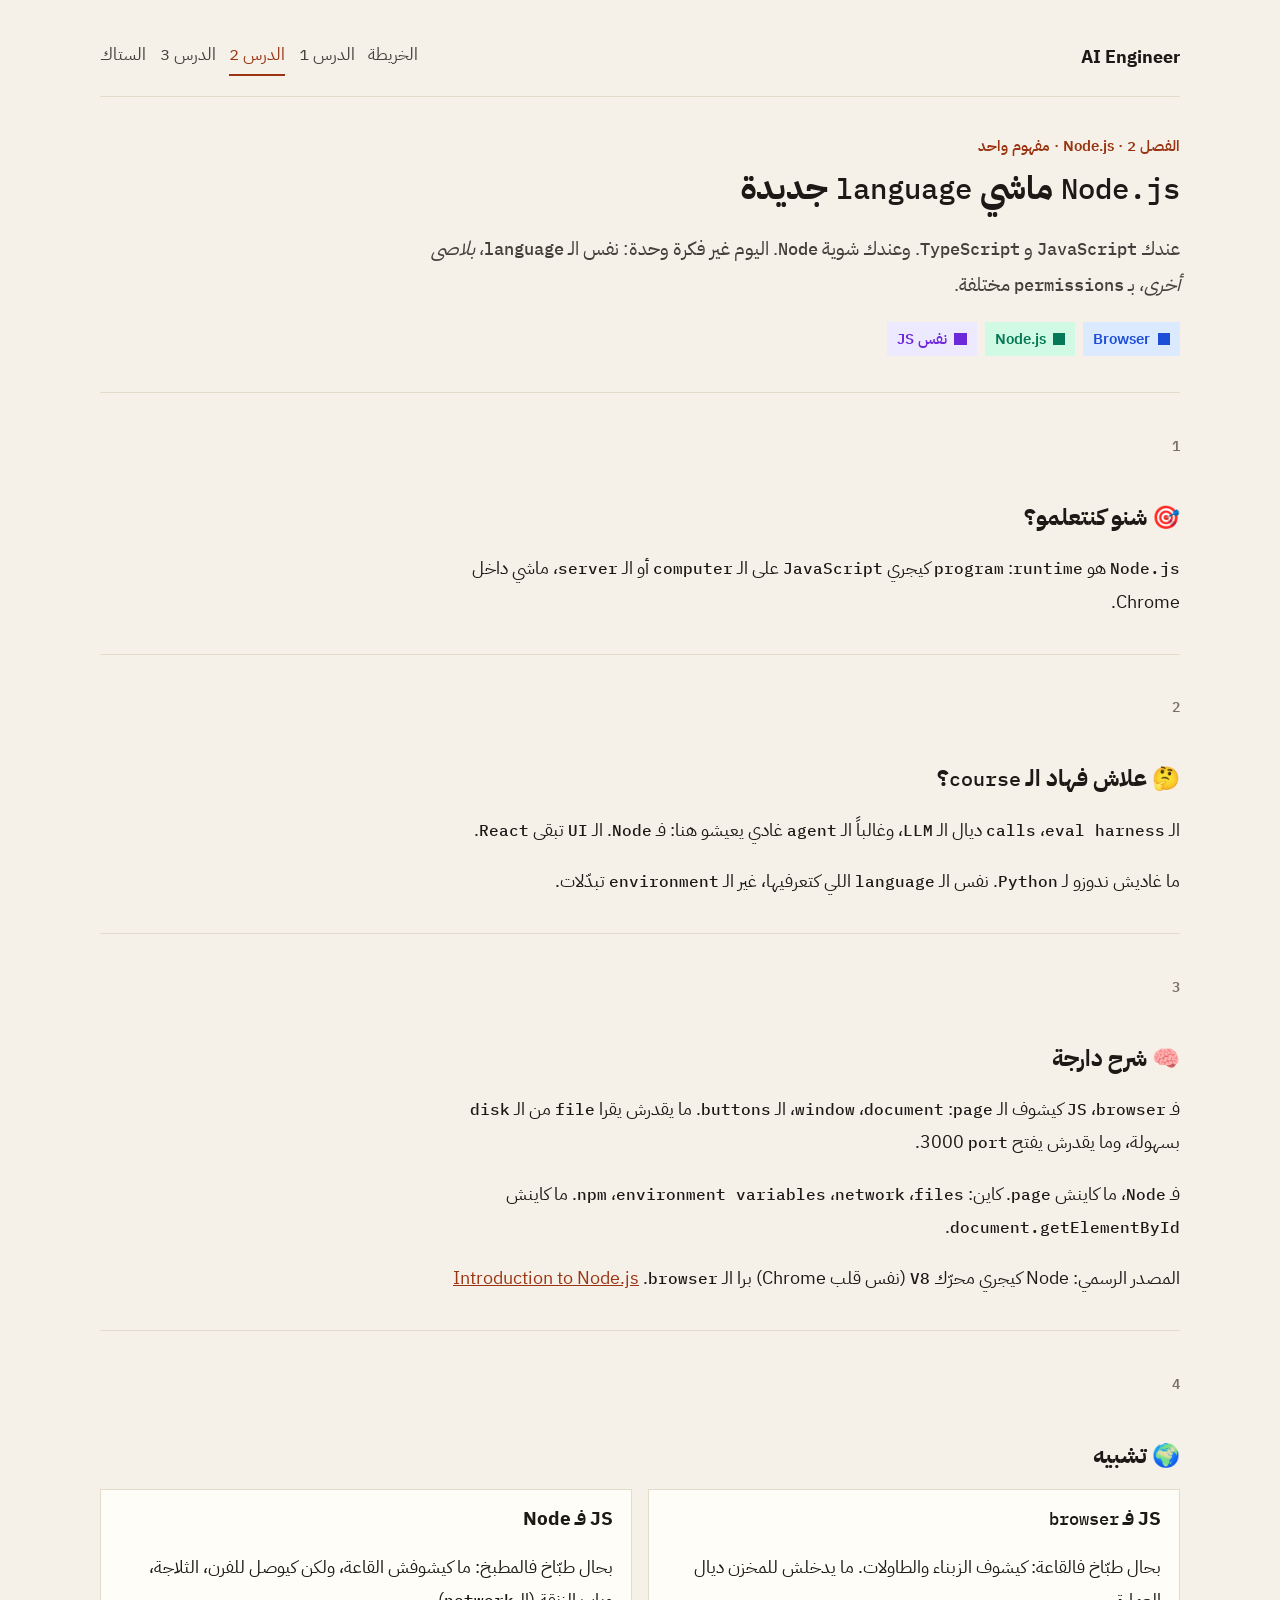
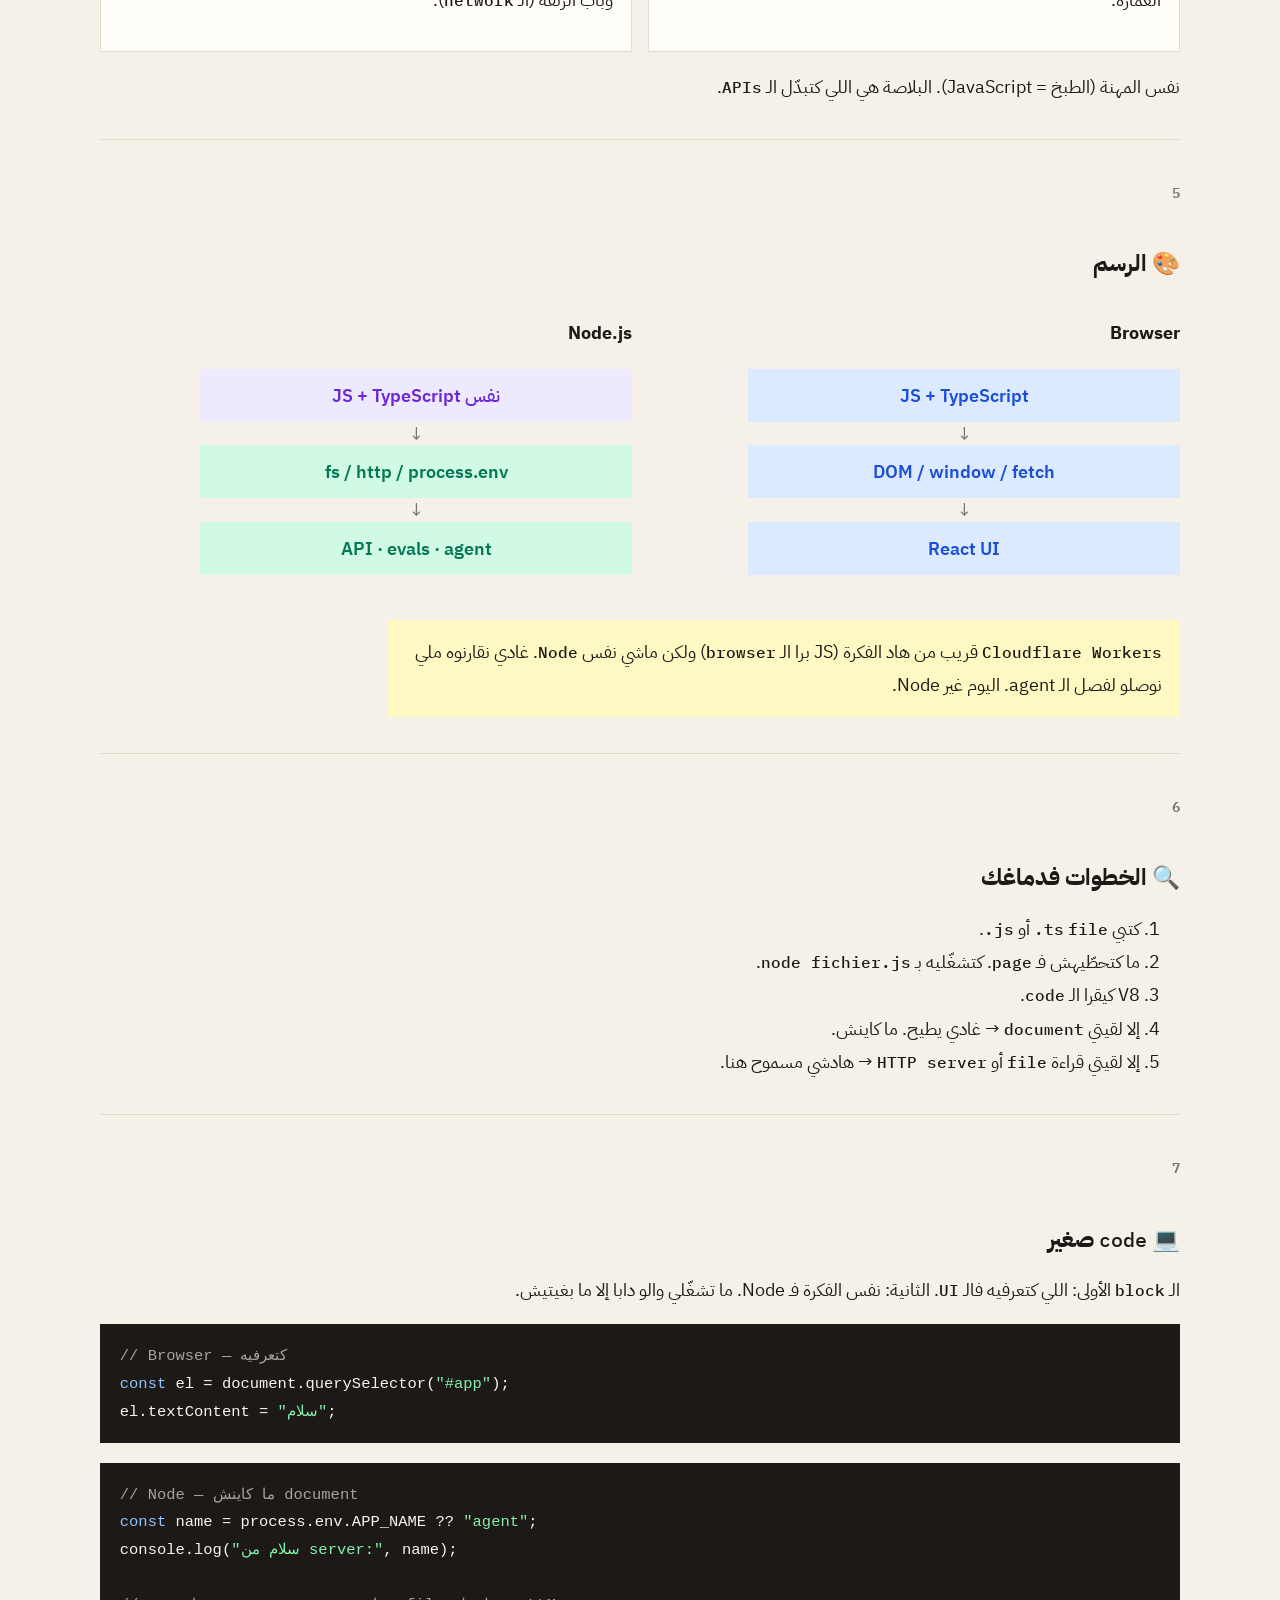
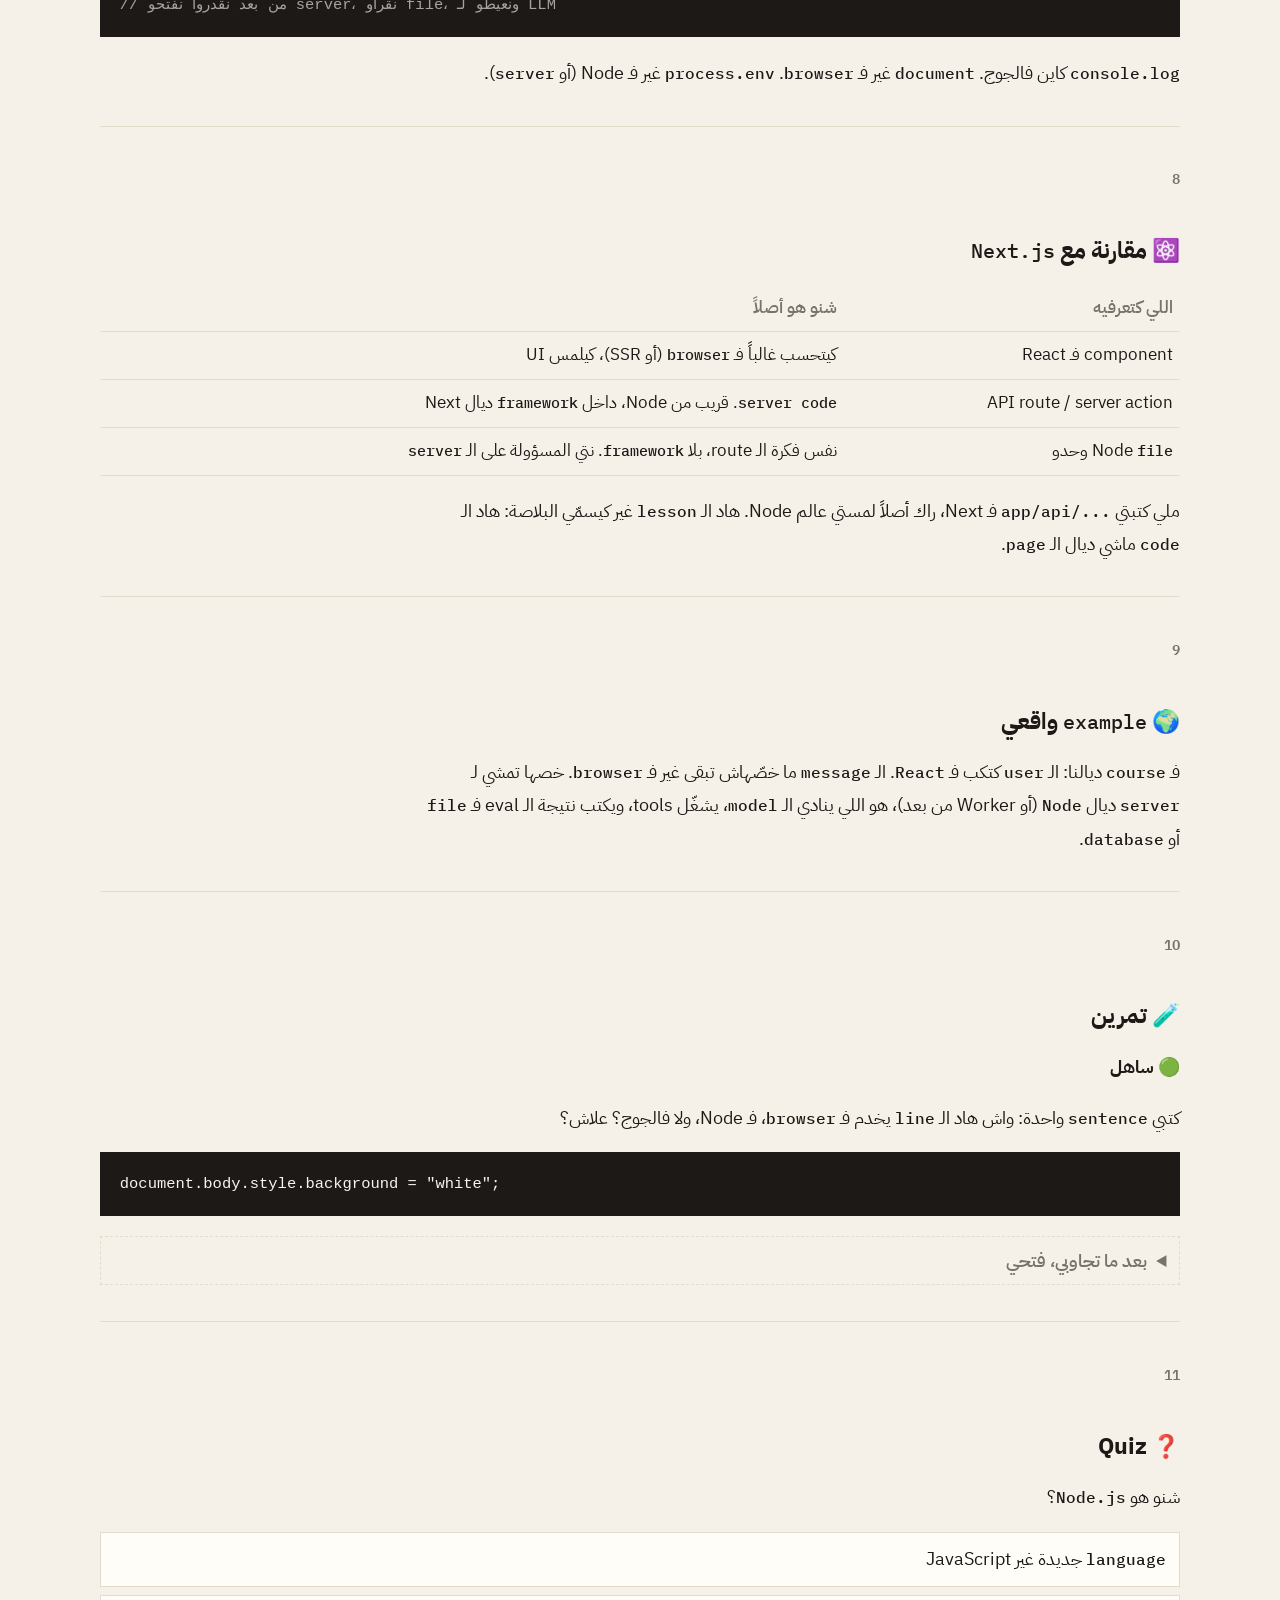
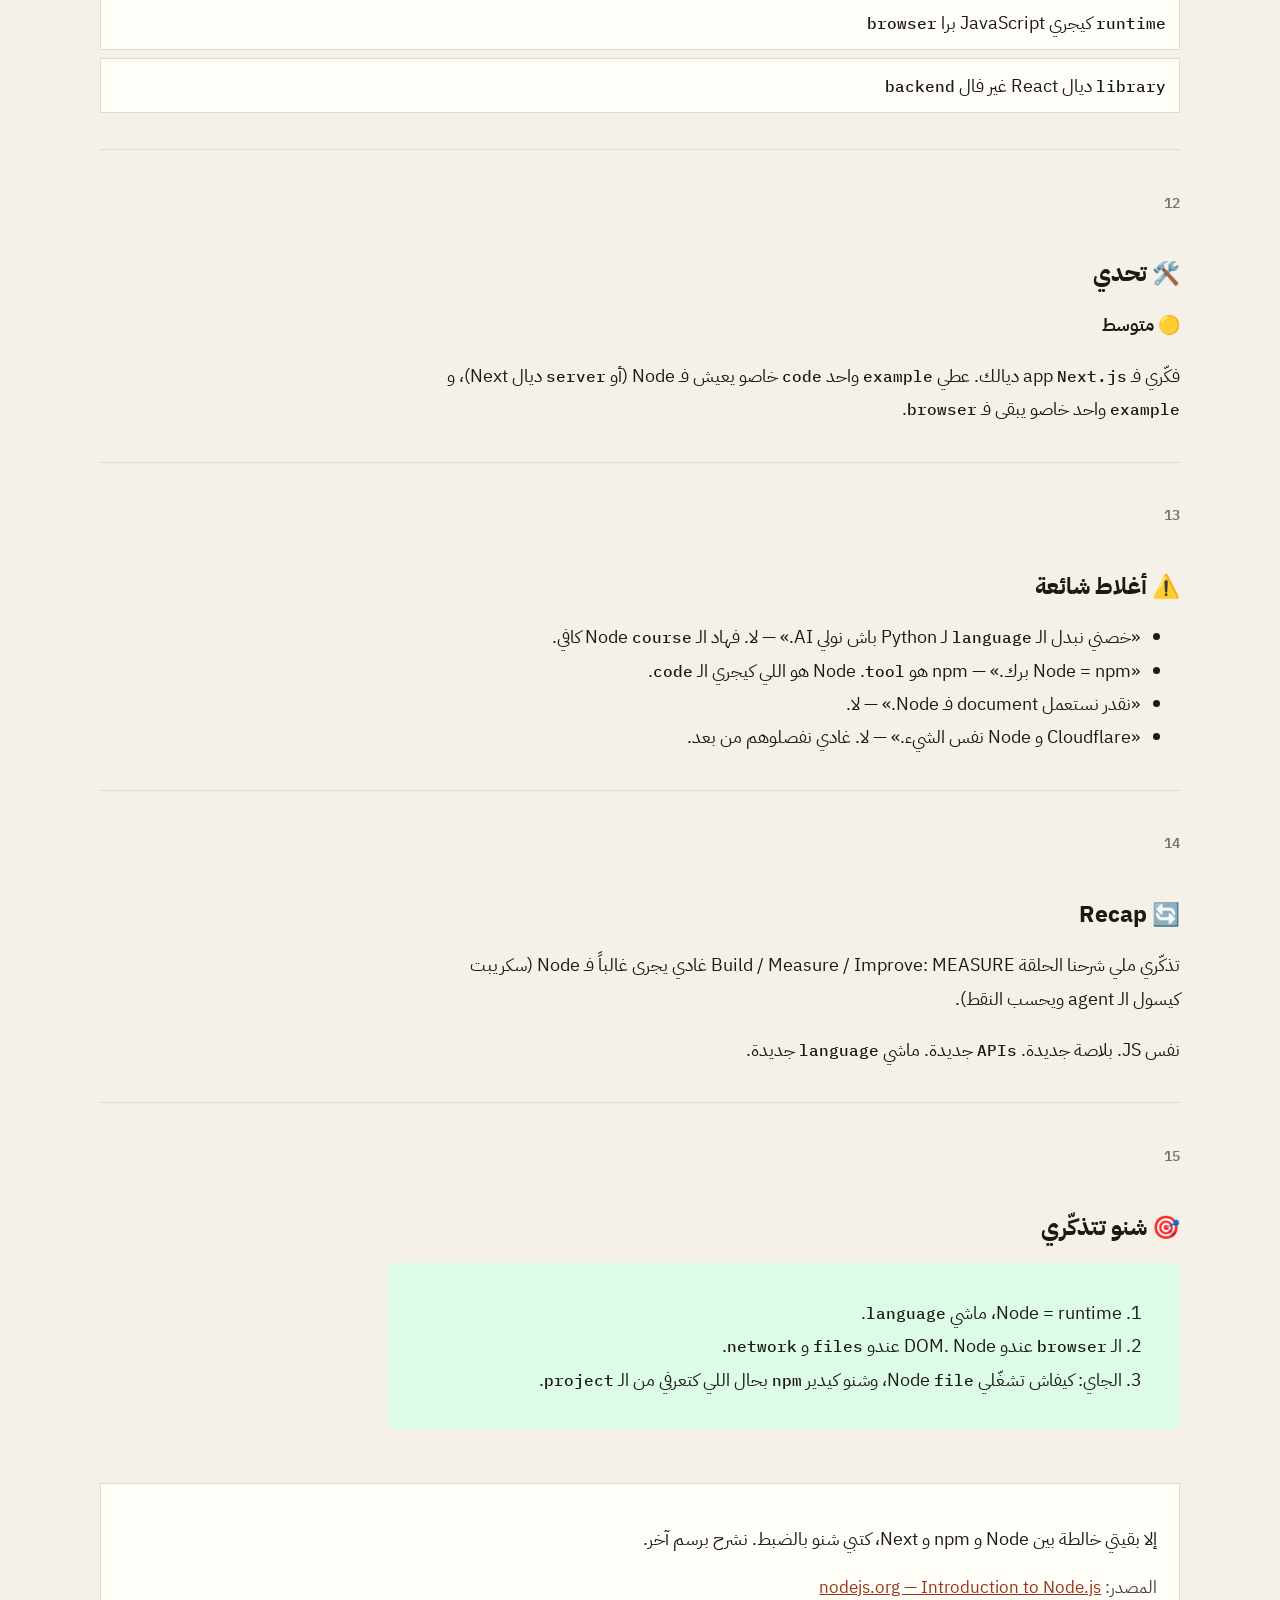
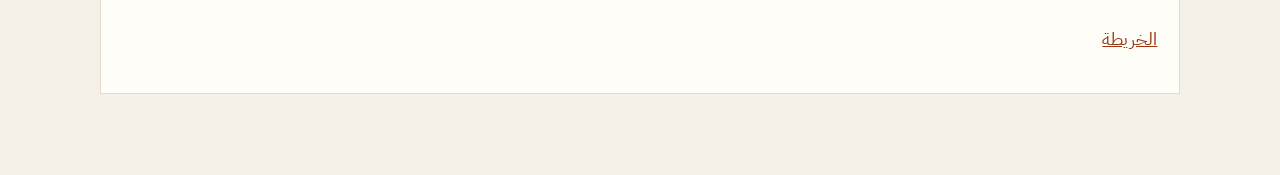
<file: lessons/0003-nodejs-vs-browser.html>
<!DOCTYPE html>
<html lang="ar" dir="rtl">
<head>
  <meta charset="utf-8">
  <meta name="viewport" content="width=device-width, initial-scale=1">
  <title>lesson 2 — Node.js مقابل الـ browser</title>
  <link rel="stylesheet" href="../assets/course.css">
</head>
<body data-root=".." data-page="0003">
  <div class="wrap">
    <nav class="site-nav" data-nav></nav>

    <p class="kicker">الفصل 2 · Node.js · مفهوم واحد</p>
    <h1><bdi class="t" dir="ltr">Node.js</bdi> ماشي <bdi class="t" dir="ltr">language</bdi> جديدة</h1>
    <p class="lede">
      عندك
      <bdi class="t" dir="ltr">JavaScript</bdi>
      و
      <bdi class="t" dir="ltr">TypeScript</bdi>.
      وعندك شوية
      <bdi class="t" dir="ltr">Node</bdi>.
      اليوم غير فكرة وحدة: نفس الـ <bdi class="t" dir="ltr">language</bdi>، <em>بلاصى أخرى</em>، بـ <bdi class="t" dir="ltr">permissions</bdi> مختلفة.
    </p>

    <div class="legend">
      <span class="chip fe"><i></i> Browser</span>
      <span class="chip be"><i></i> Node.js</span>
      <span class="chip md"><i></i> نفس JS</span>
    </div>

    <section class="section">
      <p class="num">1</p>
      <h2>🎯 شنو كنتعلمو؟</h2>
      <p>
        <bdi class="t" dir="ltr">Node.js</bdi>
        هو
        <bdi class="t" dir="ltr">runtime</bdi>:
        <bdi class="t" dir="ltr">program</bdi>
        كيجري
        <bdi class="t" dir="ltr">JavaScript</bdi>
        على الـ
        <bdi class="t" dir="ltr">computer</bdi>
        أو الـ
        <bdi class="t" dir="ltr">server</bdi>،
        ماشي داخل Chrome.
      </p>
    </section>

    <section class="section">
      <p class="num">2</p>
      <h2>🤔 علاش فهاد الـ <bdi class="t" dir="ltr">course</bdi>؟</h2>
      <p>
        الـ
        <bdi class="t" dir="ltr">eval harness</bdi>،
        <bdi class="t" dir="ltr">calls</bdi>
        ديال الـ
        <bdi class="t" dir="ltr">LLM</bdi>،
        وغالباً الـ
        <bdi class="t" dir="ltr">agent</bdi>
        غادي يعيشو هنا: فـ
        <bdi class="t" dir="ltr">Node</bdi>.
        الـ
        <bdi class="t" dir="ltr">UI</bdi>
        تبقى
        <bdi class="t" dir="ltr">React</bdi>.
      </p>
      <p>
        ما غاديش ندوزو لـ
        <bdi class="t" dir="ltr">Python</bdi>.
        نفس الـ
        <bdi class="t" dir="ltr">language</bdi>
        اللي كتعرفيها، غير الـ
        <bdi class="t" dir="ltr">environment</bdi>
        تبدّلات.
      </p>
    </section>

    <section class="section">
      <p class="num">3</p>
      <h2>🧠 شرح دارجة</h2>
      <p>
        فـ
        <bdi class="t" dir="ltr">browser</bdi>،
        <bdi class="t" dir="ltr">JS</bdi>
        كيشوف الـ
        <bdi class="t" dir="ltr">page</bdi>:
        <bdi class="t" dir="ltr">document</bdi>،
        <bdi class="t" dir="ltr">window</bdi>،
        الـ
        <bdi class="t" dir="ltr">buttons</bdi>.
        ما يقدرش يقرا
        <bdi class="t" dir="ltr">file</bdi>
        من الـ
        <bdi class="t" dir="ltr">disk</bdi>
        بسهولة، وما يقدرش يفتح
        <bdi class="t" dir="ltr">port</bdi>
        3000.
      </p>
      <p>
        فـ
        <bdi class="t" dir="ltr">Node</bdi>،
        ما كاينش
        <bdi class="t" dir="ltr">page</bdi>.
        كاين:
        <bdi class="t" dir="ltr">files</bdi>،
        <bdi class="t" dir="ltr">network</bdi>،
        <bdi class="t" dir="ltr">environment variables</bdi>،
        <bdi class="t" dir="ltr">npm</bdi>.
        ما كاينش
        <bdi class="t" dir="ltr">document.getElementById</bdi>.
      </p>
      <p>
        المصدر الرسمي:
        Node كيجري محرّك
        <bdi class="t" dir="ltr">V8</bdi>
        (نفس قلب Chrome) برا الـ
        <bdi class="t" dir="ltr">browser</bdi>.
        <a href="https://nodejs.org/learn/getting-started/introduction-to-nodejs" dir="ltr">Introduction to Node.js</a>
      </p>
    </section>

    <section class="section">
      <p class="num">4</p>
      <h2>🌍 تشبيه</h2>
      <div class="grid-2">
        <article class="card">
          <h3>JS فـ <bdi class="t" dir="ltr">browser</bdi></h3>
          <p>بحال طبّاخ فالقاعة: كيشوف الزبناء والطاولات. ما يدخلش للمخزن ديال العمارة.</p>
        </article>
        <article class="card">
          <h3>JS فـ Node</h3>
          <p>بحال طبّاخ فالمطبخ: ما كيشوفش القاعة، ولكن كيوصل للفرن، الثلاجة، وباب الزنقة (الـ <bdi class="t" dir="ltr">network</bdi>).</p>
        </article>
      </div>
      <p>نفس المهنة (الطبخ = JavaScript). البلاصة هي اللي كتبدّل الـ <bdi class="t" dir="ltr">APIs</bdi>.</p>
    </section>

    <section class="section">
      <p class="num">5</p>
      <h2>🎨 الرسم</h2>
      <div class="grid-2">
        <div>
          <p><strong>Browser</strong></p>
          <div class="flow">
            <div class="box fe">JS + TypeScript</div>
            <div class="arrow">↓</div>
            <div class="box fe">DOM / window / fetch</div>
            <div class="arrow">↓</div>
            <div class="box fe">React UI</div>
          </div>
        </div>
        <div>
          <p><strong>Node.js</strong></p>
          <div class="flow">
            <div class="box md">نفس JS + TypeScript</div>
            <div class="arrow">↓</div>
            <div class="box be">fs / http / process.env</div>
            <div class="arrow">↓</div>
            <div class="box be">API · evals · agent</div>
          </div>
        </div>
      </div>
      <div class="note">
        <bdi class="t" dir="ltr">Cloudflare Workers</bdi>
        قريب من هاد الفكرة (JS برا الـ <bdi class="t" dir="ltr">browser</bdi>) ولكن ماشي نفس
        <bdi class="t" dir="ltr">Node</bdi>.
        غادي نقارنوه ملي نوصلو لفصل الـ agent. اليوم غير Node.
      </div>
    </section>

    <section class="section">
      <p class="num">6</p>
      <h2>🔍 الخطوات فدماغك</h2>
      <ol>
        <li>كتبي <bdi class="t" dir="ltr">file</bdi> <bdi class="t" dir="ltr">.ts</bdi> أو <bdi class="t" dir="ltr">.js</bdi>.</li>
        <li>ما كتحطّيهش فـ <bdi class="t" dir="ltr">page</bdi>. كتشغّليه بـ <bdi class="t" dir="ltr">node fichier.js</bdi>.</li>
        <li>V8 كيقرا الـ <bdi class="t" dir="ltr">code</bdi>.</li>
        <li>إلا لقيتي <bdi class="t" dir="ltr">document</bdi> → غادي يطيح. ما كاينش.</li>
        <li>إلا لقيتي قراءة <bdi class="t" dir="ltr">file</bdi> أو <bdi class="t" dir="ltr">HTTP server</bdi> → هادشي مسموح هنا.</li>
      </ol>
    </section>

    <section class="section">
      <p class="num">7</p>
      <h2>💻 <bdi class="t" dir="ltr">code</bdi> صغير</h2>
      <p>الـ <bdi class="t" dir="ltr">block</bdi> الأولى: اللي كتعرفيه فالـ <bdi class="t" dir="ltr">UI</bdi>. الثانية: نفس الفكرة فـ Node. ما تشغّلي والو دابا إلا ما بغيتيش.</p>
      <pre dir="ltr" class="code-block"><code><span class="c">// Browser — كتعرفيه</span>
<span class="k">const</span> el = document.querySelector(<span class="s">"#app"</span>);
el.textContent = <span class="s">"سلام"</span>;</code></pre>
      <pre dir="ltr" class="code-block"><code><span class="c">// Node — ما كاينش document</span>
<span class="k">const</span> name = process.env.APP_NAME ?? <span class="s">"agent"</span>;
console.log(<span class="s">"سلام من server:"</span>, name);

<span class="c">// من بعد نقدروا نفتحو server، نقراو file، ونعيطو لـ LLM</span></code></pre>
      <p>
        <bdi class="t" dir="ltr">console.log</bdi>
        كاين فالجوج. 
        <bdi class="t" dir="ltr">document</bdi>
        غير فـ
        <bdi class="t" dir="ltr">browser</bdi>.
        <bdi class="t" dir="ltr">process.env</bdi>
        غير فـ Node (أو <bdi class="t" dir="ltr">server</bdi>).
      </p>
    </section>

    <section class="section">
      <p class="num">8</p>
      <h2>⚛️ مقارنة مع <bdi class="t" dir="ltr">Next.js</bdi></h2>
      <table>
        <thead>
          <tr>
            <th>اللي كتعرفيه</th>
            <th>شنو هو أصلاً</th>
          </tr>
        </thead>
        <tbody>
          <tr>
            <td>component فـ React</td>
            <td>كيتحسب غالباً فـ <bdi class="t" dir="ltr">browser</bdi> (أو SSR)، كيلمس UI</td>
          </tr>
          <tr>
            <td>API route / server action</td>
            <td><bdi class="t" dir="ltr">server code</bdi>. قريب من Node، داخل <bdi class="t" dir="ltr">framework</bdi> ديال Next</td>
          </tr>
          <tr>
            <td><bdi class="t" dir="ltr">file</bdi> Node وحدو</td>
            <td>نفس فكرة الـ route، بلا <bdi class="t" dir="ltr">framework</bdi>. نتي المسؤولة على الـ <bdi class="t" dir="ltr">server</bdi></td>
          </tr>
        </tbody>
      </table>
      <p>
        ملي كتبتي
        <bdi class="t" dir="ltr">app/api/...</bdi>
        فـ Next، راك أصلاً لمستي عالم Node.
        هاد الـ <bdi class="t" dir="ltr">lesson</bdi> غير كيسمّي البلاصة: هاد الـ <bdi class="t" dir="ltr">code</bdi> ماشي ديال الـ <bdi class="t" dir="ltr">page</bdi>.
      </p>
    </section>

    <section class="section">
      <p class="num">9</p>
      <h2>🌍 <bdi class="t" dir="ltr">example</bdi> واقعي</h2>
      <p>
        فـ <bdi class="t" dir="ltr">course</bdi> ديالنا: الـ <bdi class="t" dir="ltr">user</bdi> كتكب فـ
        <bdi class="t" dir="ltr">React</bdi>.
        الـ
        <bdi class="t" dir="ltr">message</bdi>
        ما خصّهاش تبقى غير فـ
        <bdi class="t" dir="ltr">browser</bdi>.
        خصها تمشي لـ
        <bdi class="t" dir="ltr">server</bdi>
        ديال
        <bdi class="t" dir="ltr">Node</bdi>
        (أو Worker من بعد)، هو اللي ينادي الـ
        <bdi class="t" dir="ltr">model</bdi>،
        يشغّل tools، ويكتب نتيجة الـ eval فـ
        <bdi class="t" dir="ltr">file</bdi>
        أو
        <bdi class="t" dir="ltr">database</bdi>.
      </p>
    </section>

    <section class="section">
      <p class="num">10</p>
      <h2>🧪 تمرين</h2>
      <p><span class="lvl">🟢 ساهل</span></p>
      <p>كتبي <bdi class="t" dir="ltr">sentence</bdi> واحدة: واش هاد الـ <bdi class="t" dir="ltr">line</bdi> يخدم فـ <bdi class="t" dir="ltr">browser</bdi>، فـ Node، ولا فالجوج؟ علاش؟</p>
      <pre dir="ltr" class="code-block"><code>document.body.style.background = "white";</code></pre>
      <details class="solution">
        <summary>بعد ما تجاوبي، فتحي</summary>
        <p>غير فـ <bdi class="t" dir="ltr">browser</bdi>. <bdi class="t" dir="ltr">document</bdi> هو الـ <bdi class="t" dir="ltr">page</bdi>. Node ما عندوش <bdi class="t" dir="ltr">page</bdi>.</p>
      </details>
    </section>

    <section class="section">
      <p class="num">11</p>
      <h2>❓ Quiz</h2>
      <div
        class="quiz"
        data-quiz
        data-answer="b"
        data-ok="صحيح. Node هو بلاصة كتجري فيها نفس JS، بـ permissions ديال server."
        data-bad="فكّري: واش Node language، ولا runtime؟"
      >
        <p>شنو هو <bdi class="t" dir="ltr">Node.js</bdi>؟</p>
        <div class="opts">
          <button type="button" data-opt="a"><bdi class="t" dir="ltr">language</bdi> جديدة غير JavaScript</button>
          <button type="button" data-opt="b"><bdi class="t" dir="ltr">runtime</bdi> كيجري JavaScript برا <bdi class="t" dir="ltr">browser</bdi></button>
          <button type="button" data-opt="c"><bdi class="t" dir="ltr">library</bdi> ديال React غير فال <bdi class="t" dir="ltr">backend</bdi></button>
        </div>
        <p class="fb" data-fb></p>
      </div>
    </section>

    <section class="section">
      <p class="num">12</p>
      <h2>🛠️ تحدي</h2>
      <p><span class="lvl">🟡 متوسط</span></p>
      <p>
        فكّري فـ
        <bdi class="t" dir="ltr">Next.js</bdi>
        app ديالك.
        عطي <bdi class="t" dir="ltr">example</bdi> واحد <bdi class="t" dir="ltr">code</bdi> خاصو يعيش فـ Node (أو <bdi class="t" dir="ltr">server</bdi> ديال Next)،
        و <bdi class="t" dir="ltr">example</bdi> واحد خاصو يبقى فـ <bdi class="t" dir="ltr">browser</bdi>.
      </p>
    </section>

    <section class="section">
      <p class="num">13</p>
      <h2>⚠️ أغلاط شائعة</h2>
      <ul>
        <li>«خصني نبدل الـ <bdi class="t" dir="ltr">language</bdi> لـ Python باش نولي AI.» — لا. فهاد الـ <bdi class="t" dir="ltr">course</bdi> Node كافي.</li>
        <li>«Node = npm برك.» — npm هو <bdi class="t" dir="ltr">tool</bdi>. Node هو اللي كيجري الـ <bdi class="t" dir="ltr">code</bdi>.</li>
        <li>«نقدر نستعمل document فـ Node.» — لا.</li>
        <li>«Cloudflare و Node نفس الشيء.» — لا. غادي نفصلوهم من بعد.</li>
      </ul>
    </section>

    <section class="section">
      <p class="num">14</p>
      <h2>🔄 Recap</h2>
      <p>
        تذكّري ملي شرحنا الحلقة Build / Measure / Improve:
        MEASURE غادي يجرى غالباً فـ Node (سكريبت كيسول الـ agent ويحسب النقط).
      </p>
      <p>نفس JS. بلاصة جديدة. <bdi class="t" dir="ltr">APIs</bdi> جديدة. ماشي <bdi class="t" dir="ltr">language</bdi> جديدة.</p>
    </section>

    <section class="section">
      <p class="num">15</p>
      <h2>🎯 شنو تتذكّري</h2>
      <div class="ok">
        <ol>
          <li>Node = runtime، ماشي <bdi class="t" dir="ltr">language</bdi>.</li>
          <li>الـ <bdi class="t" dir="ltr">browser</bdi> عندو DOM. Node عندو <bdi class="t" dir="ltr">files</bdi> و <bdi class="t" dir="ltr">network</bdi>.</li>
          <li>الجاي: كيفاش تشغّلي <bdi class="t" dir="ltr">file</bdi> Node، وشنو كيدير <bdi class="t" dir="ltr">npm</bdi> بحال اللي كتعرفي من الـ <bdi class="t" dir="ltr">project</bdi>.</li>
        </ol>
      </div>
    </section>

    <aside class="teacher">
      <p>إلا بقيتي خالطة بين Node و npm و Next، كتبي شنو بالضبط. نشرح برسم آخر.</p>
      <p class="source">
        المصدر:
        <a href="https://nodejs.org/learn/getting-started/introduction-to-nodejs" dir="ltr">nodejs.org — Introduction to Node.js</a>
      </p>
      <p><a href="../index.html">الخريطة</a></p>
    </aside>
  </div>
  <script src="../assets/course.js"></script>
</body>
</html>
</file>
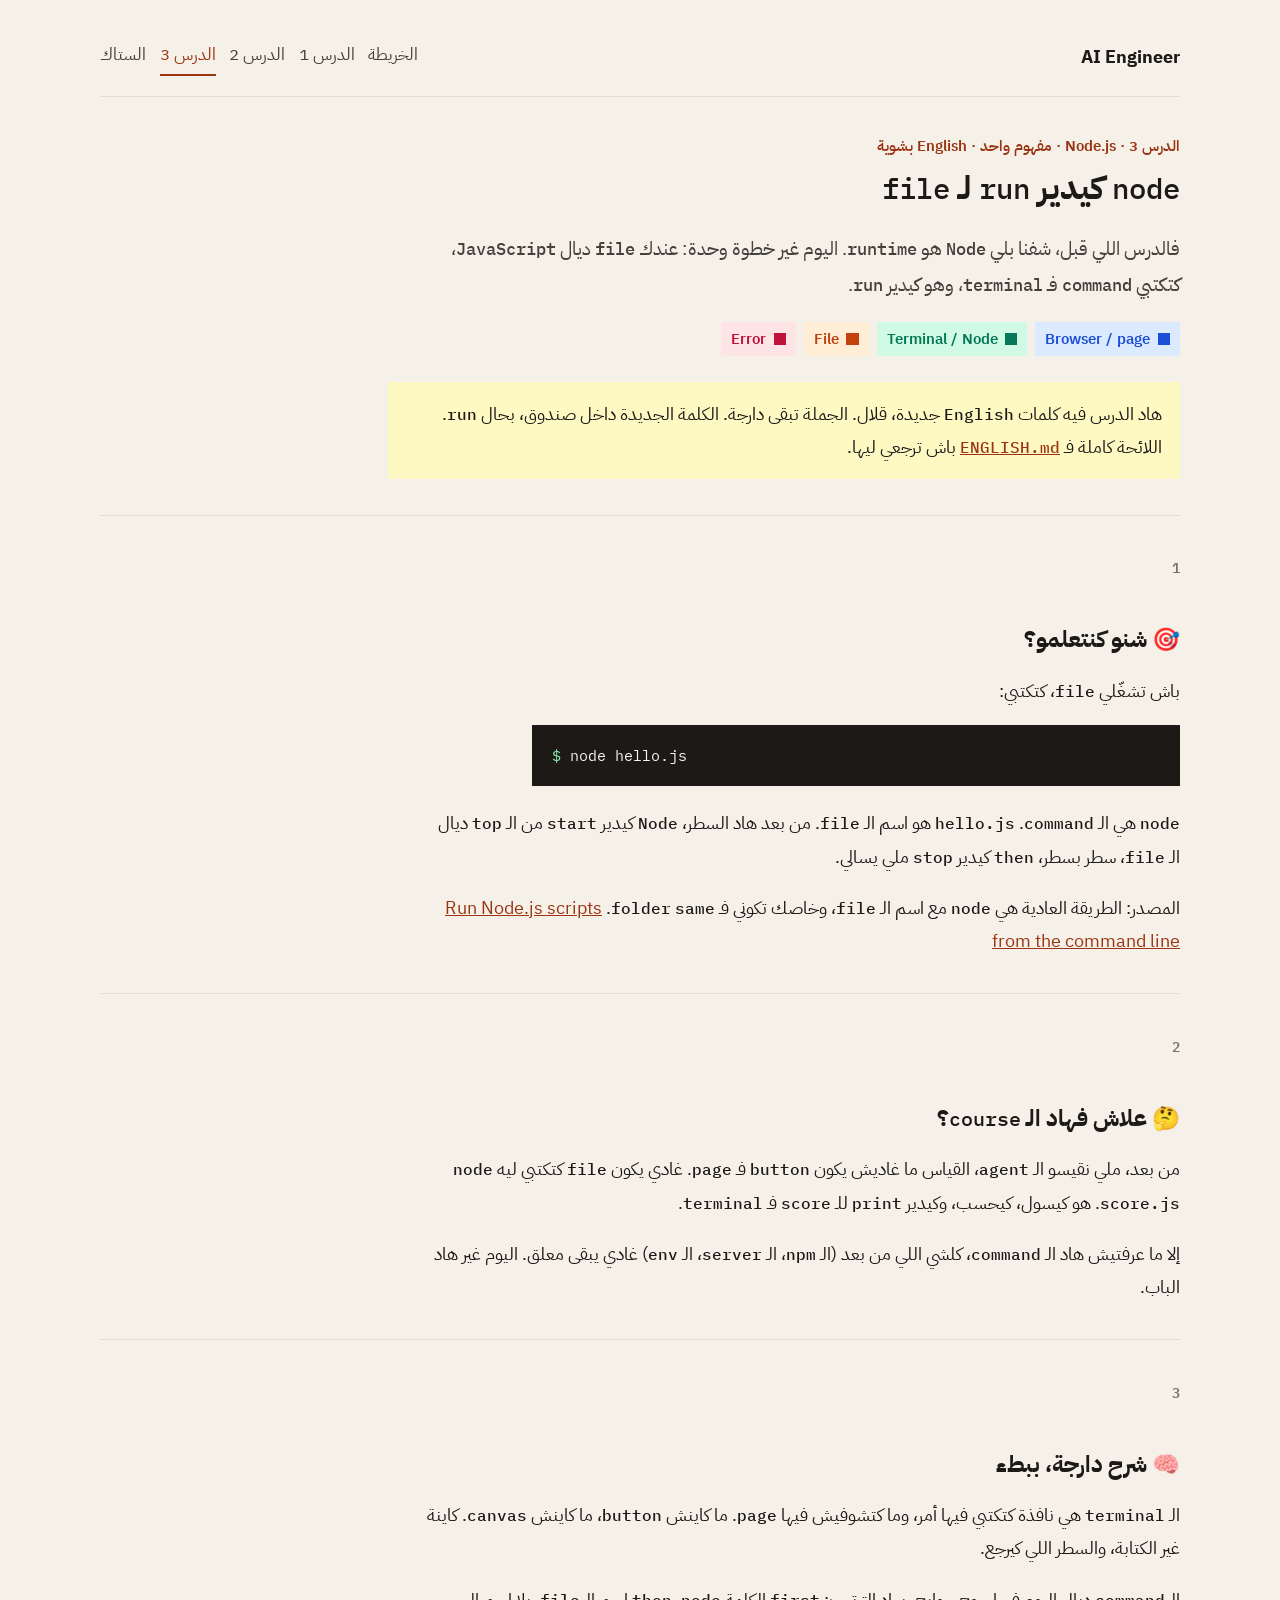
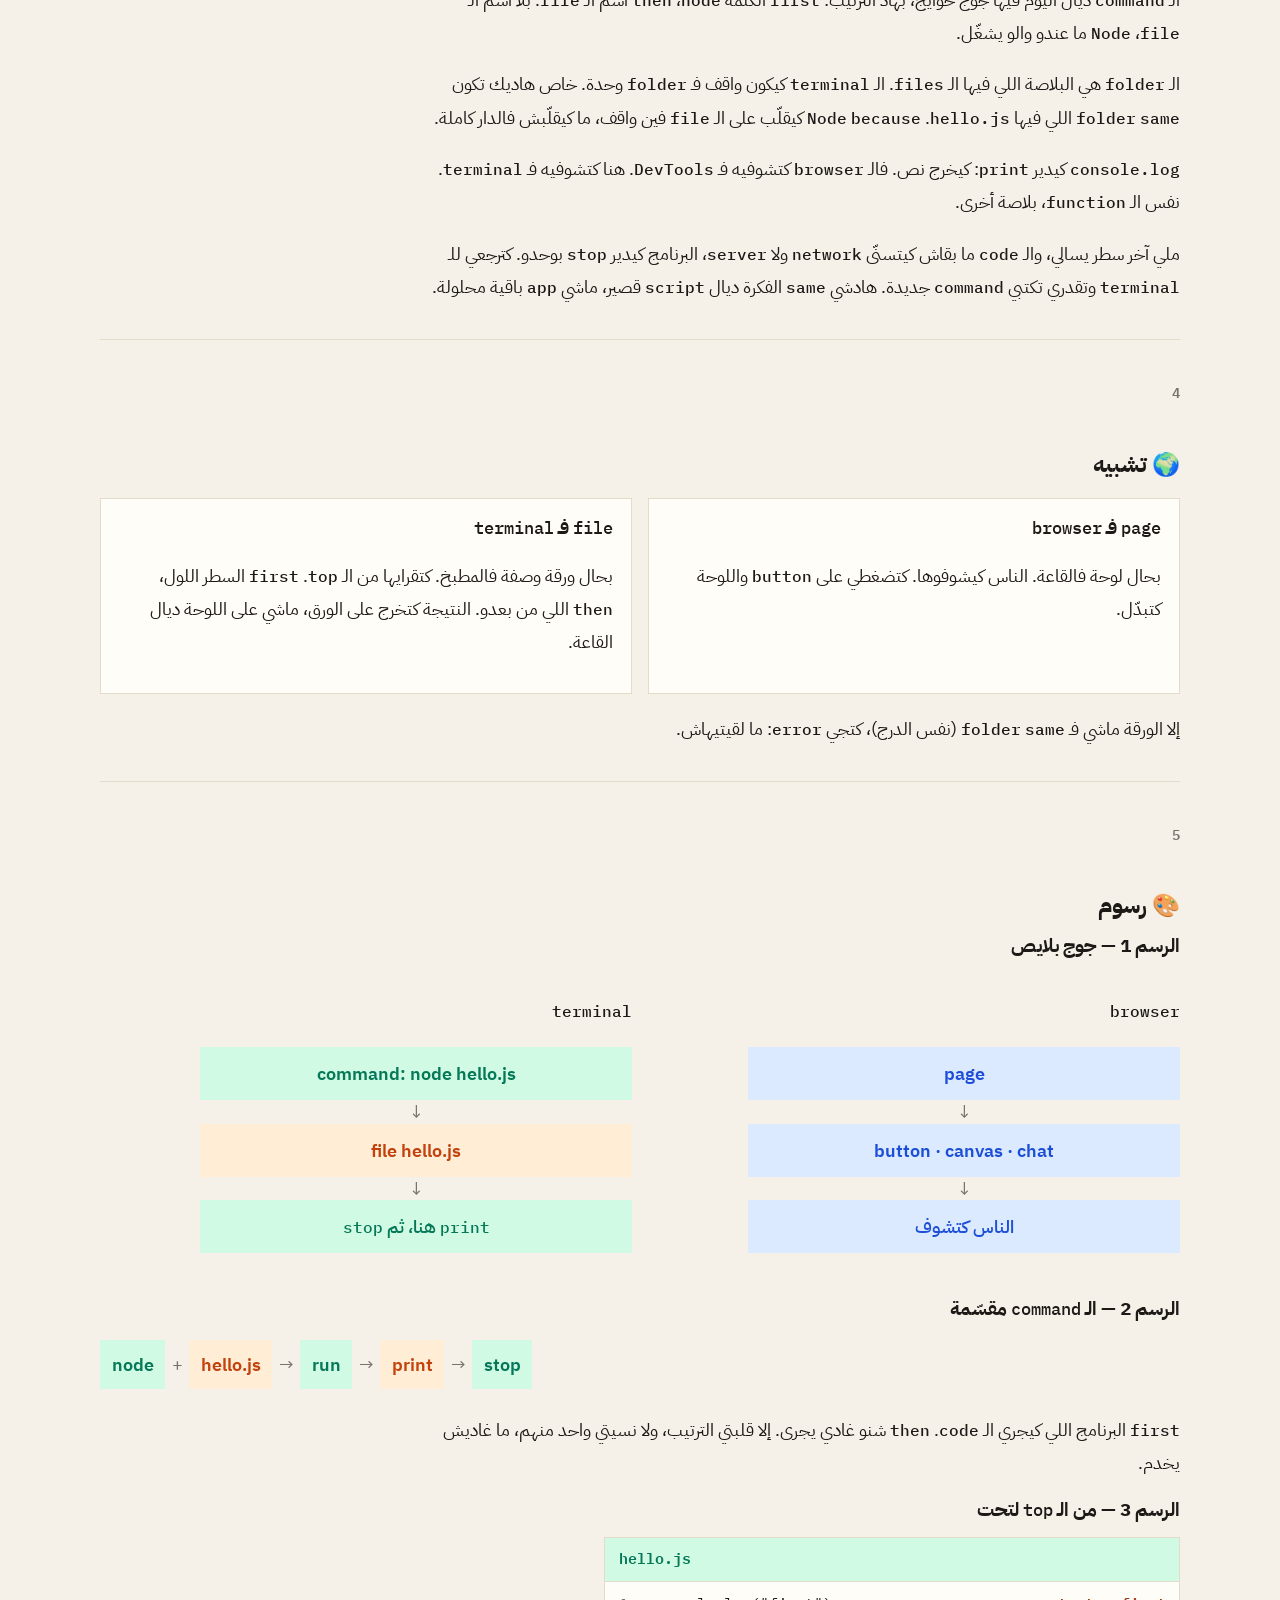
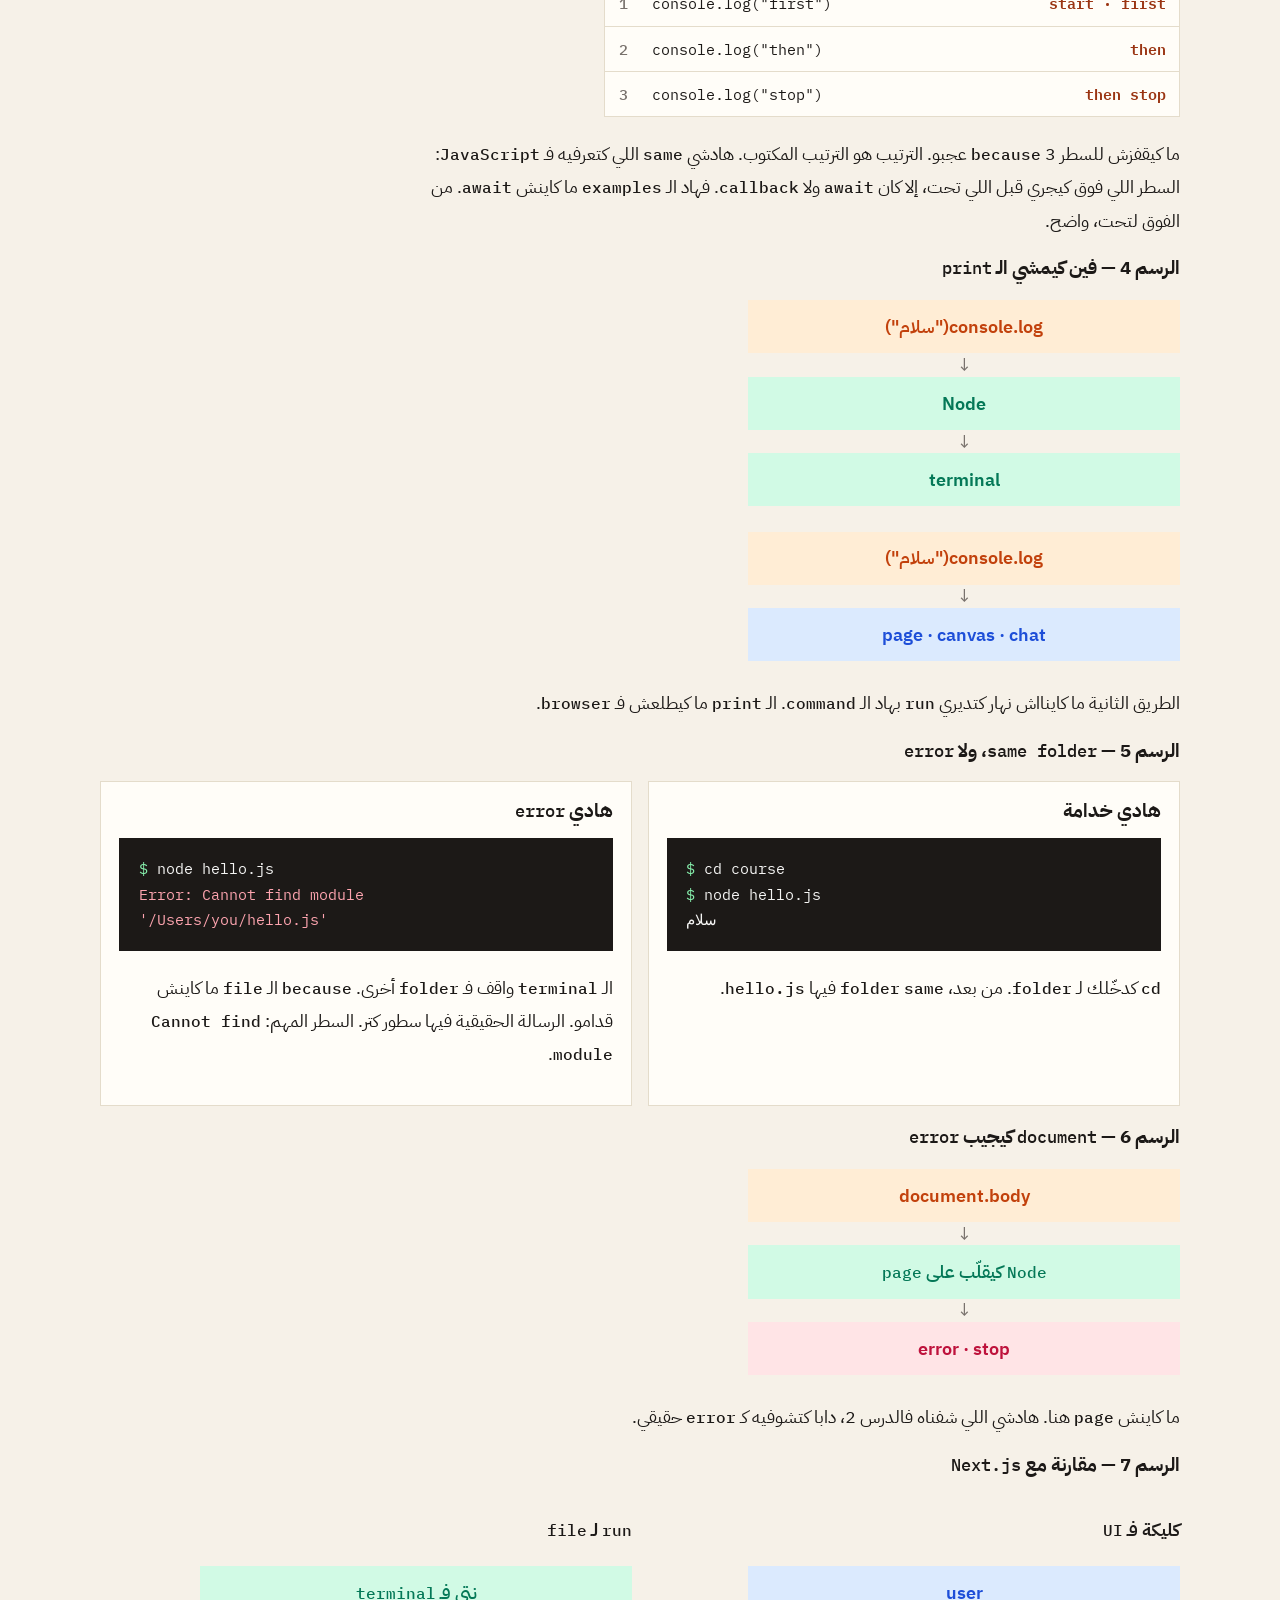
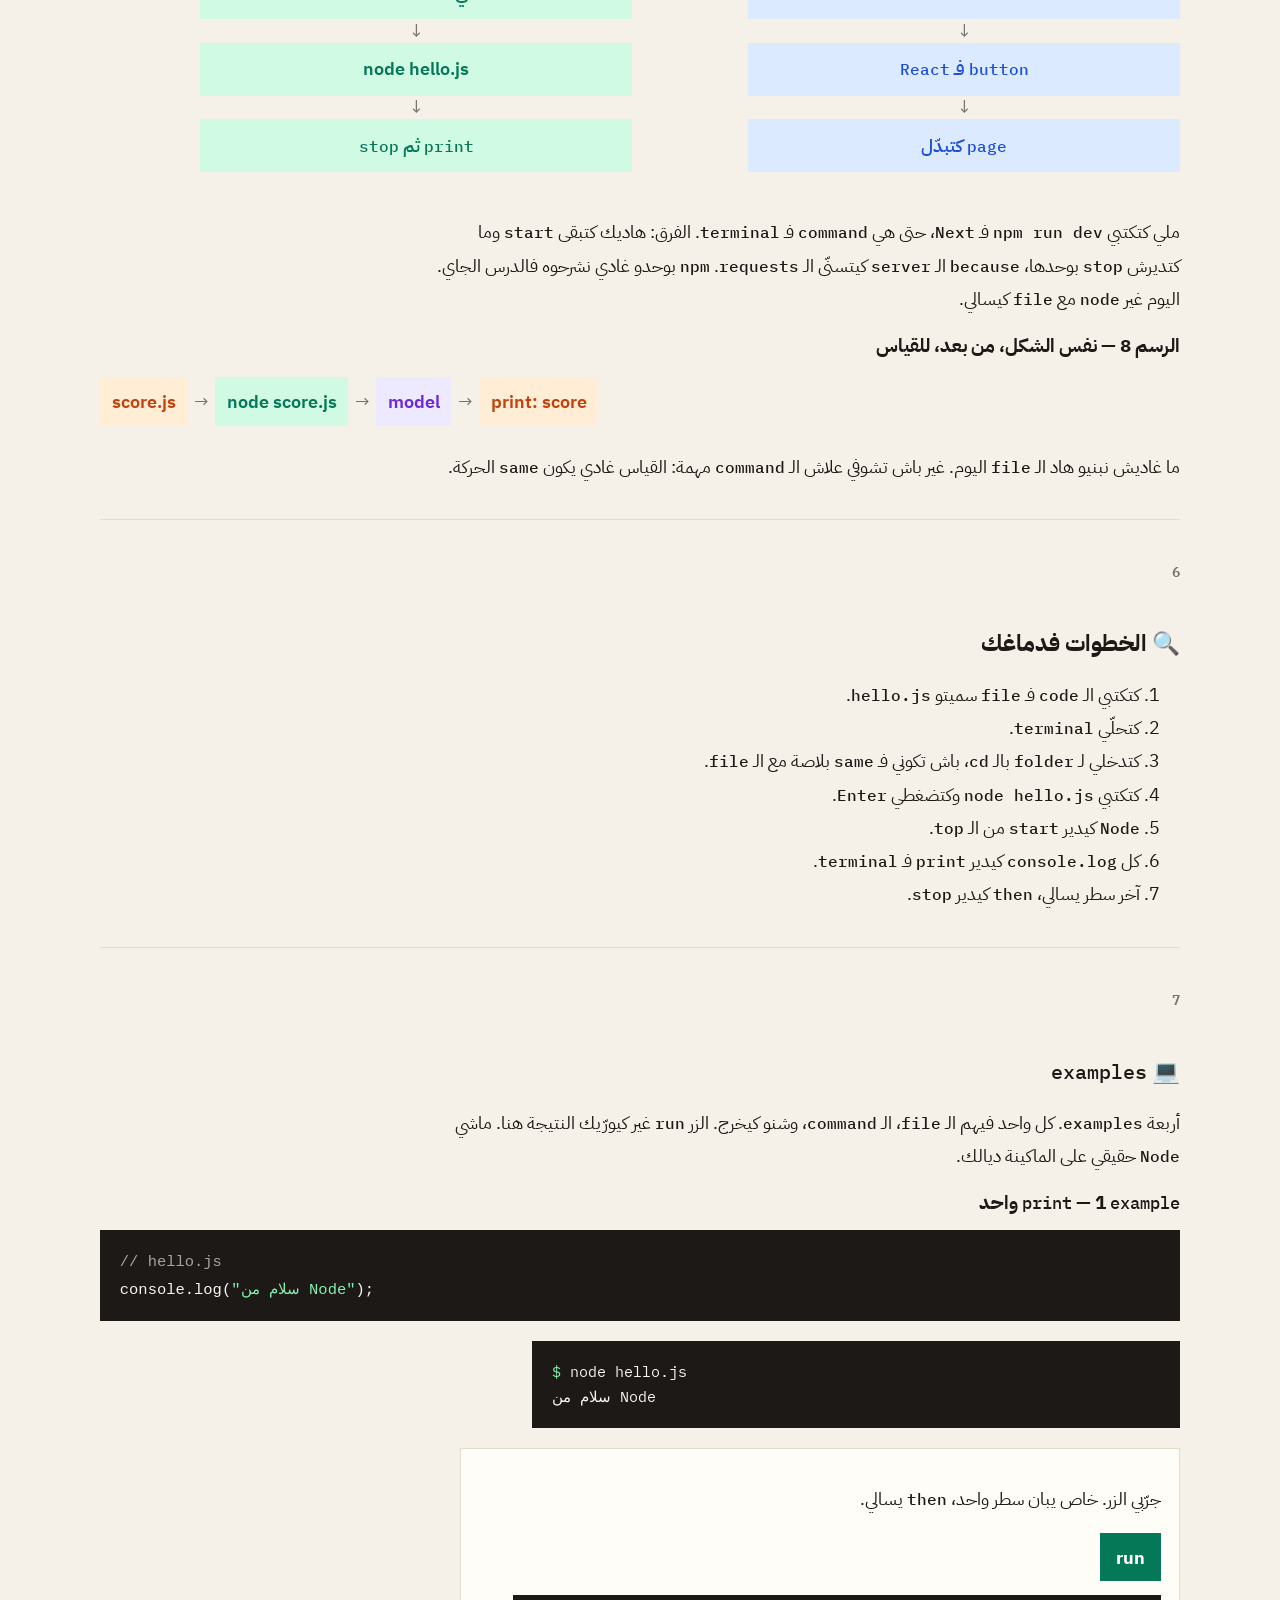
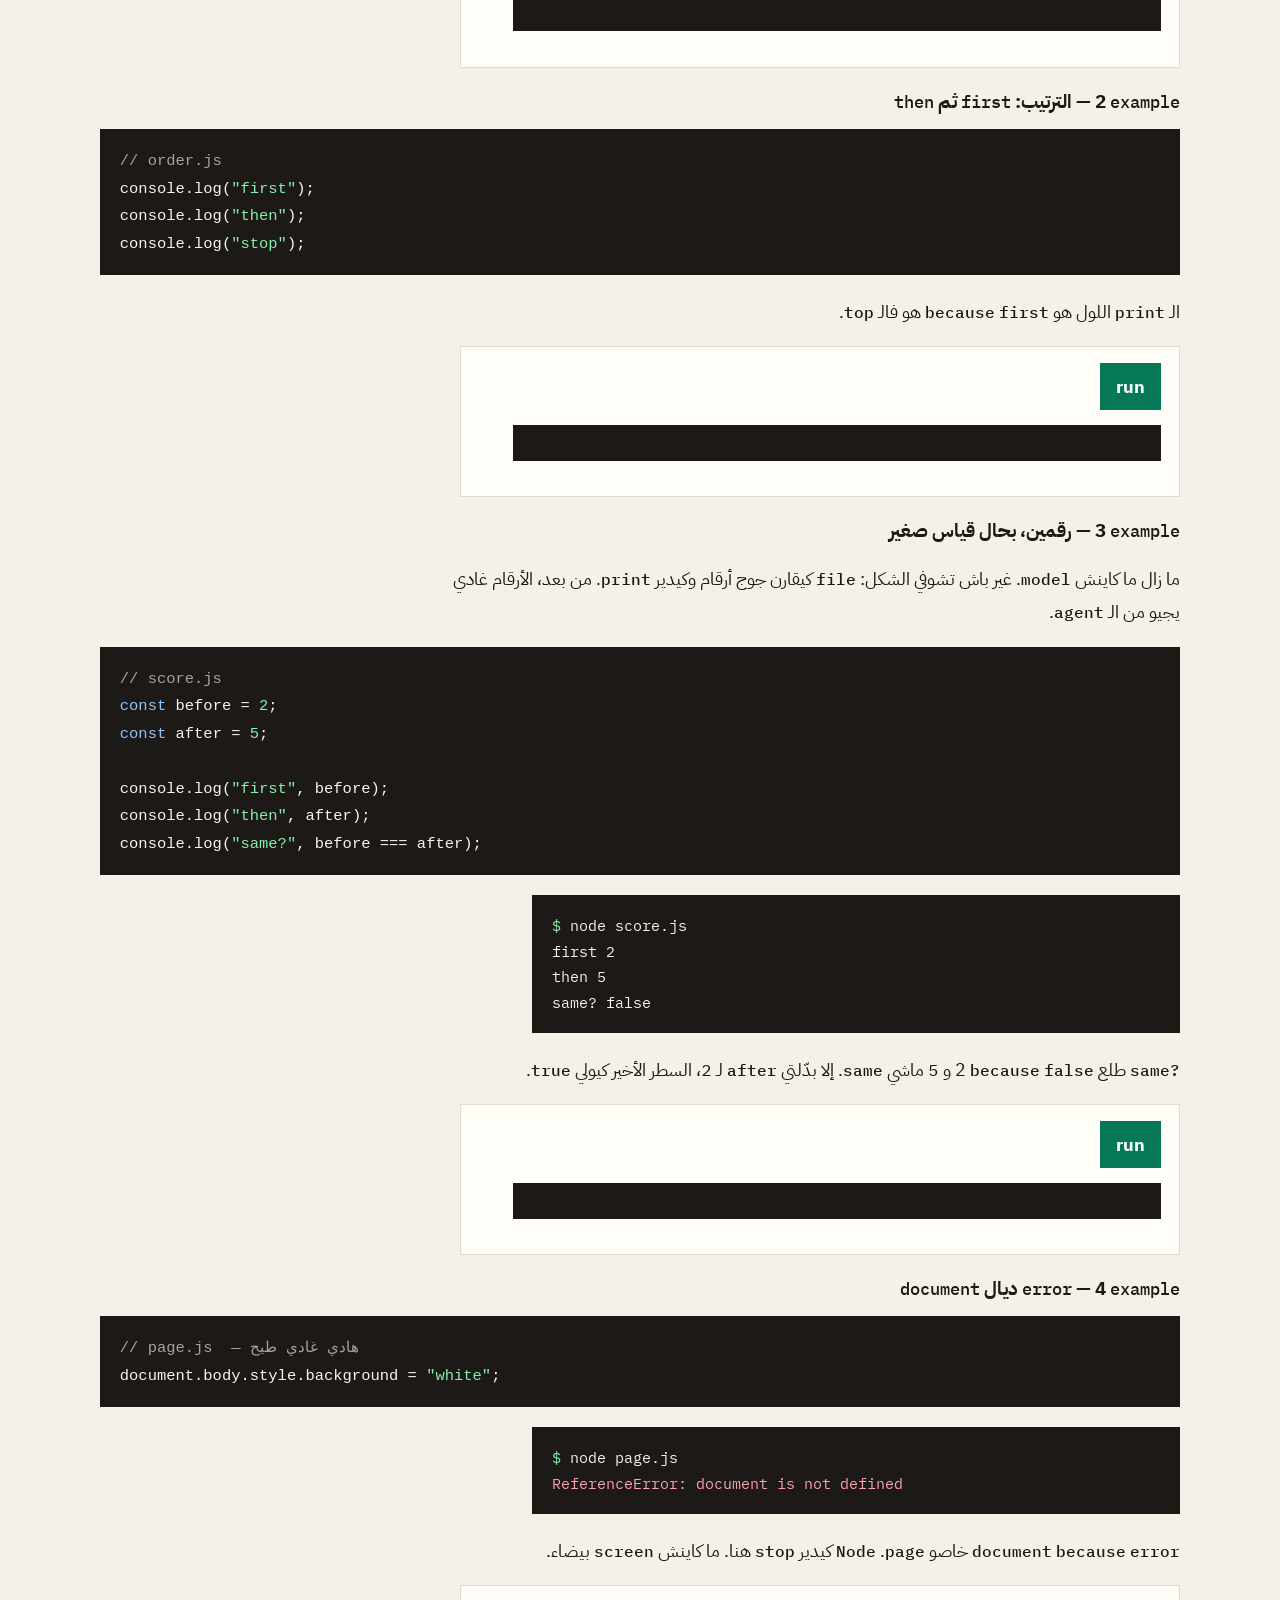
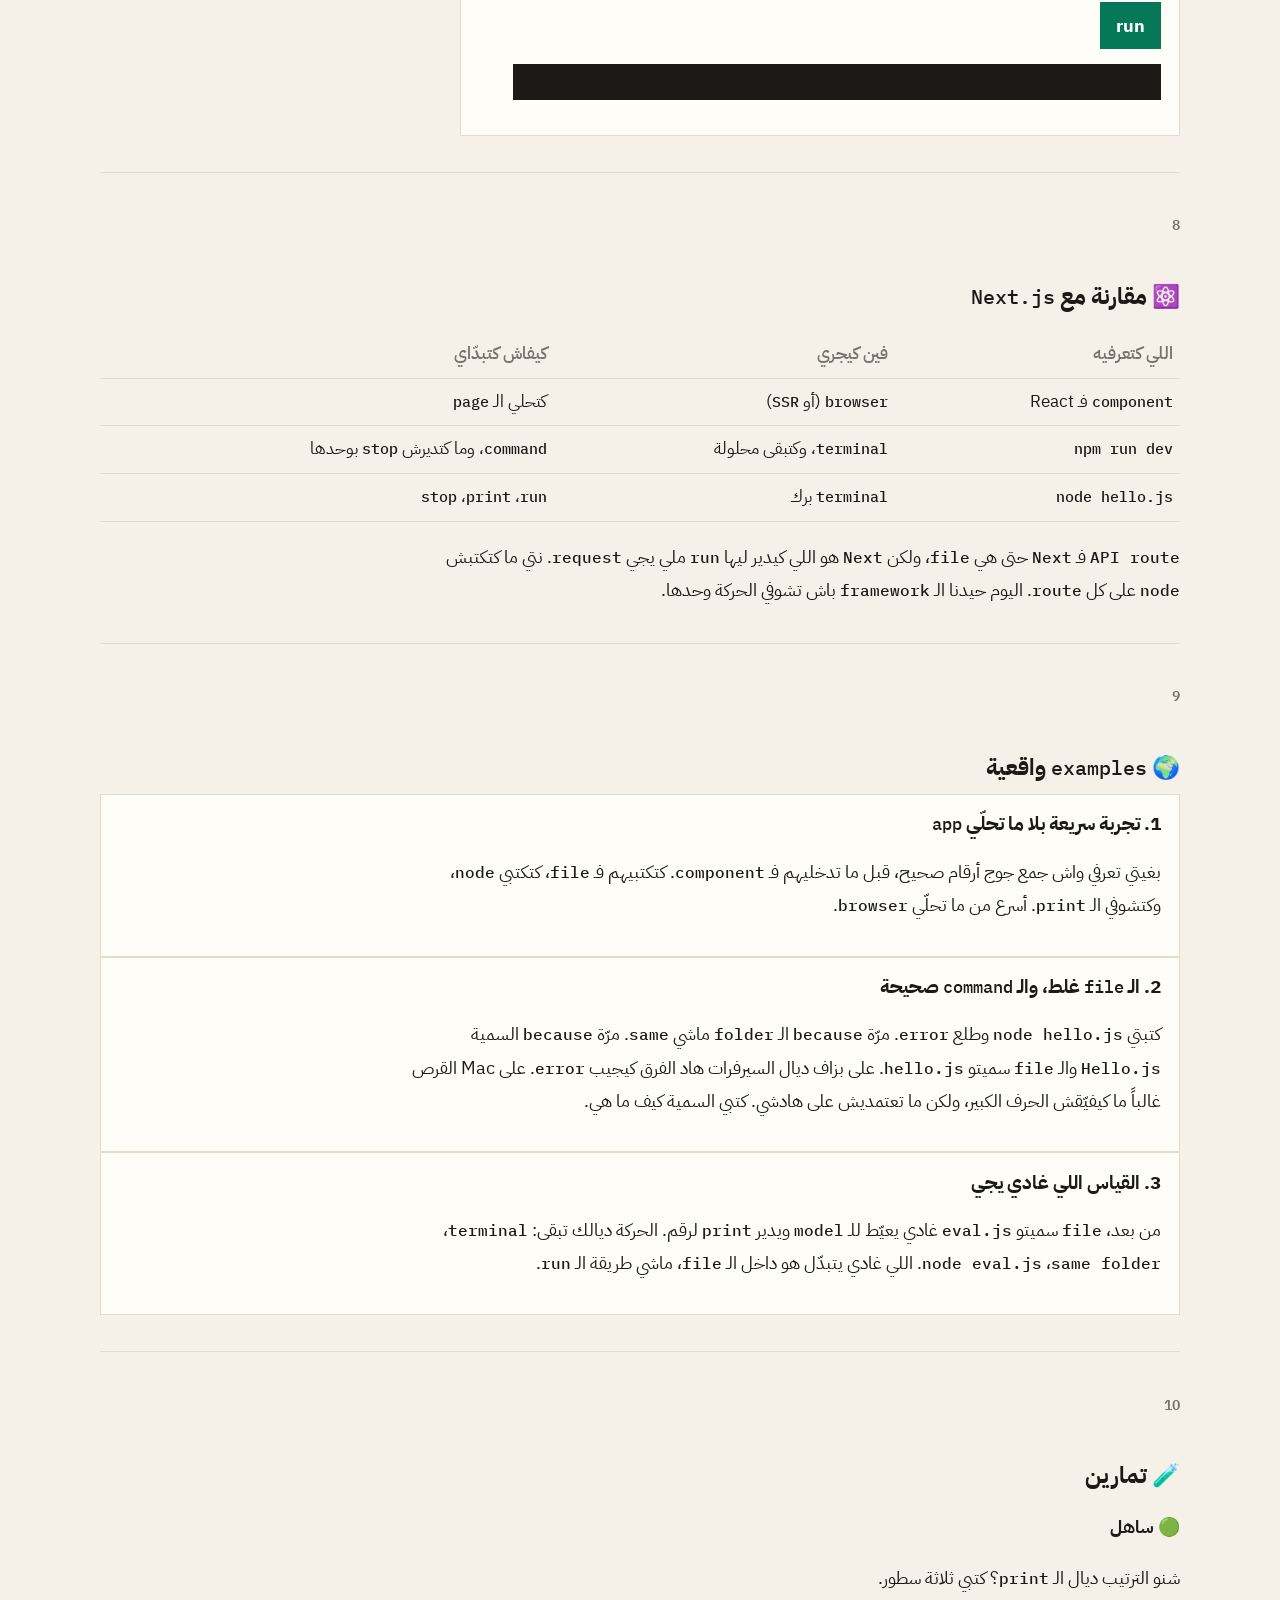
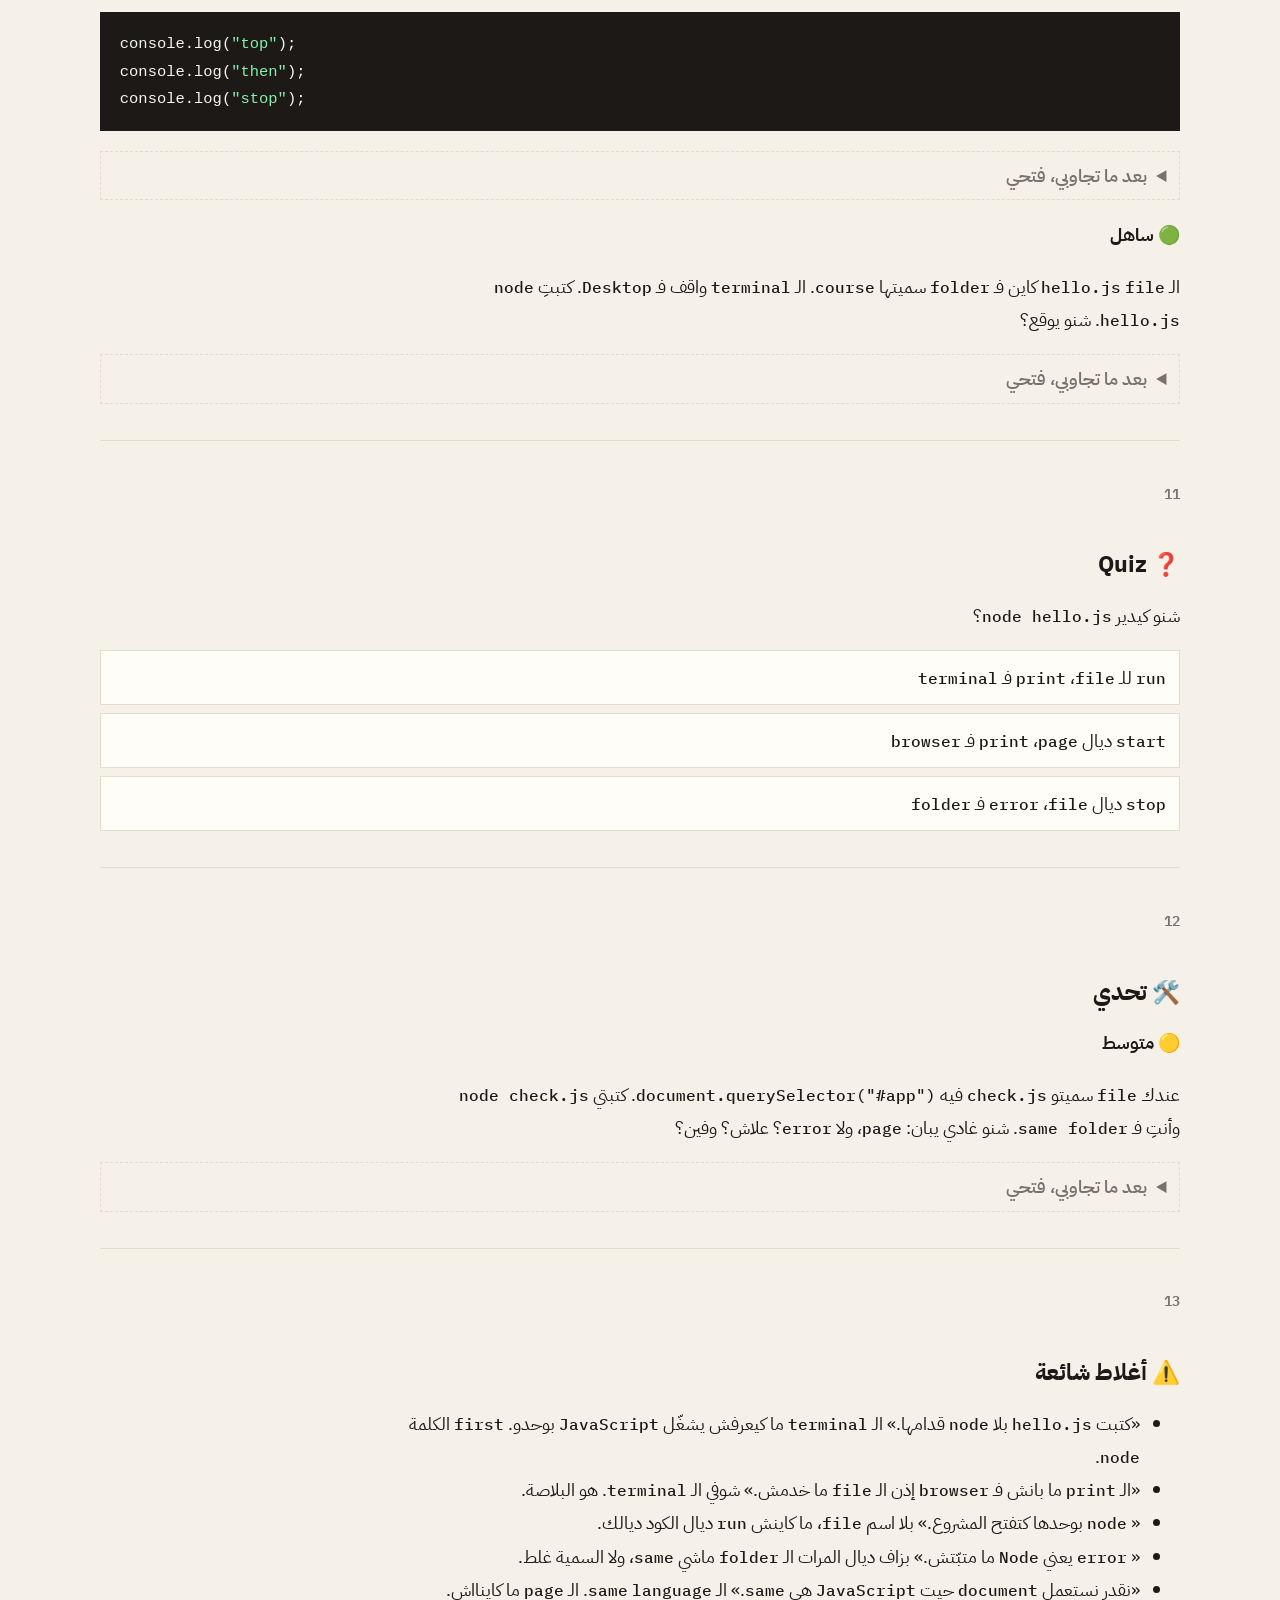
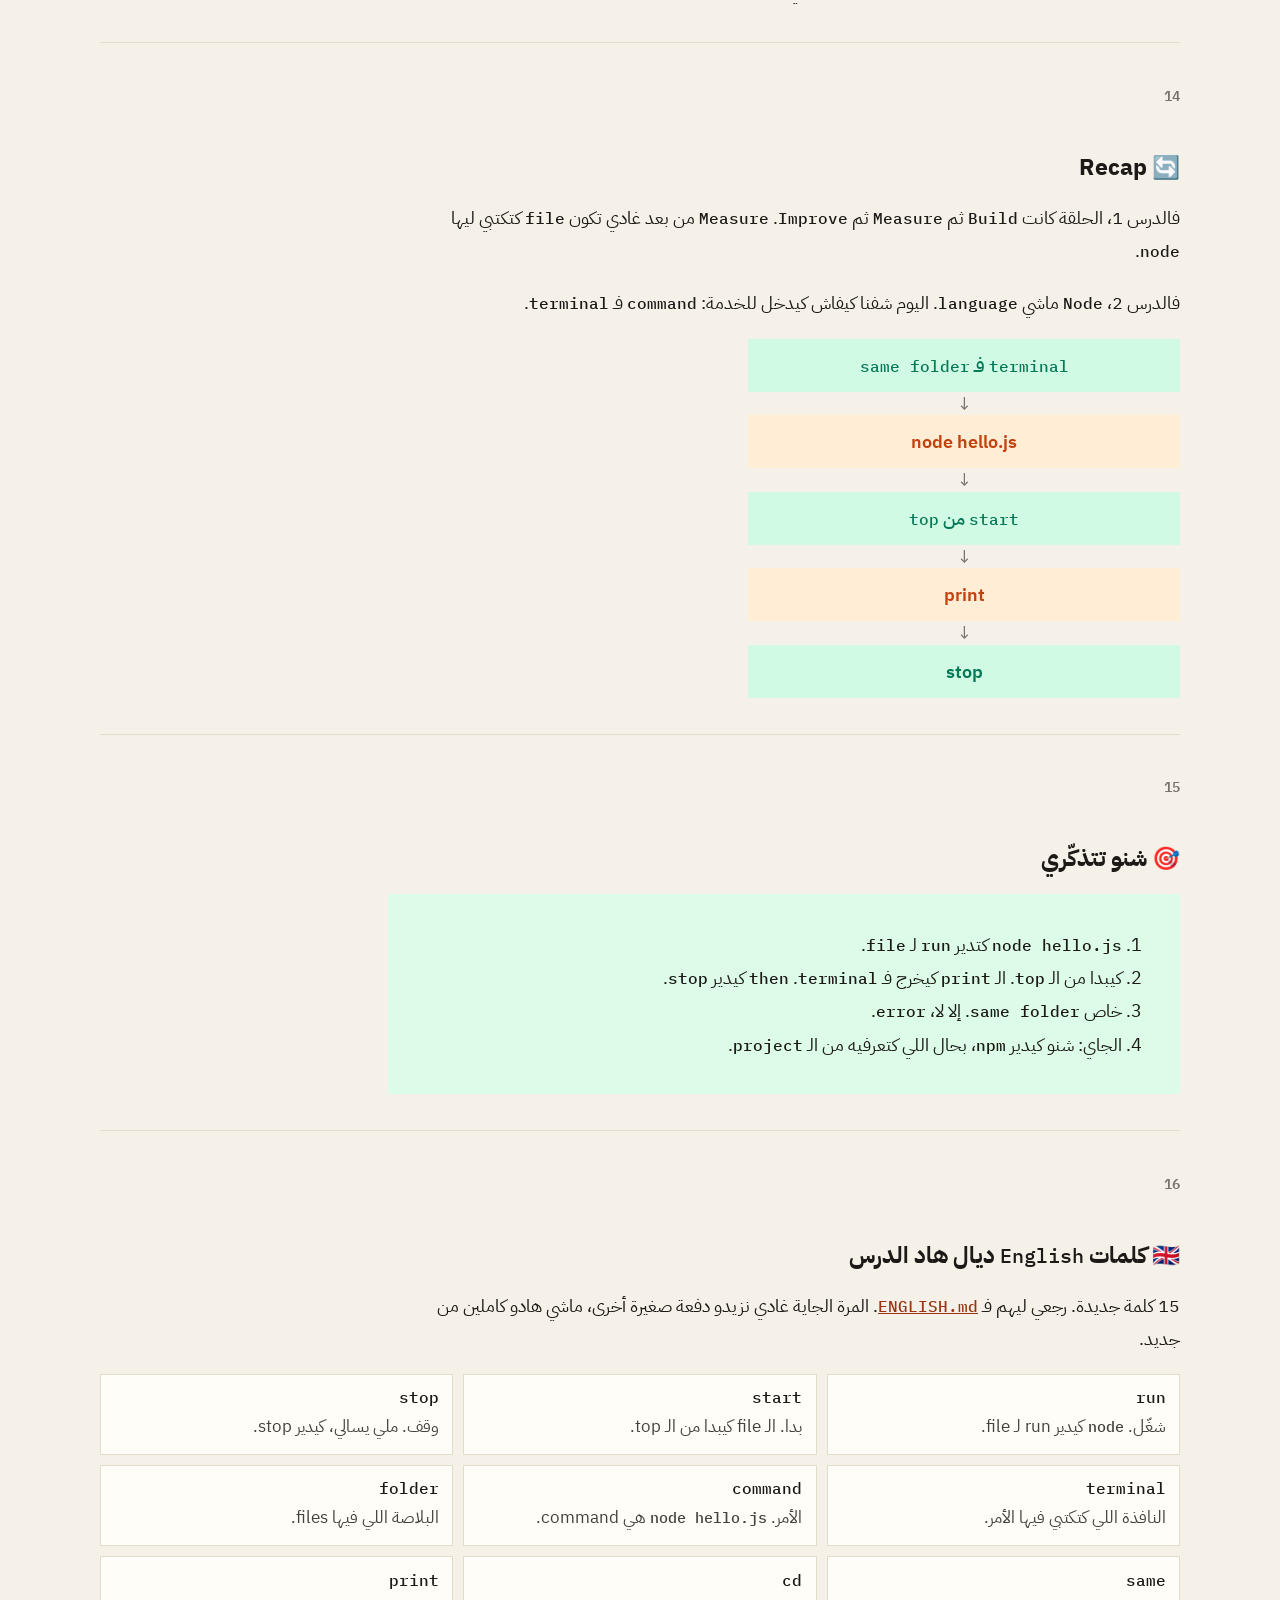
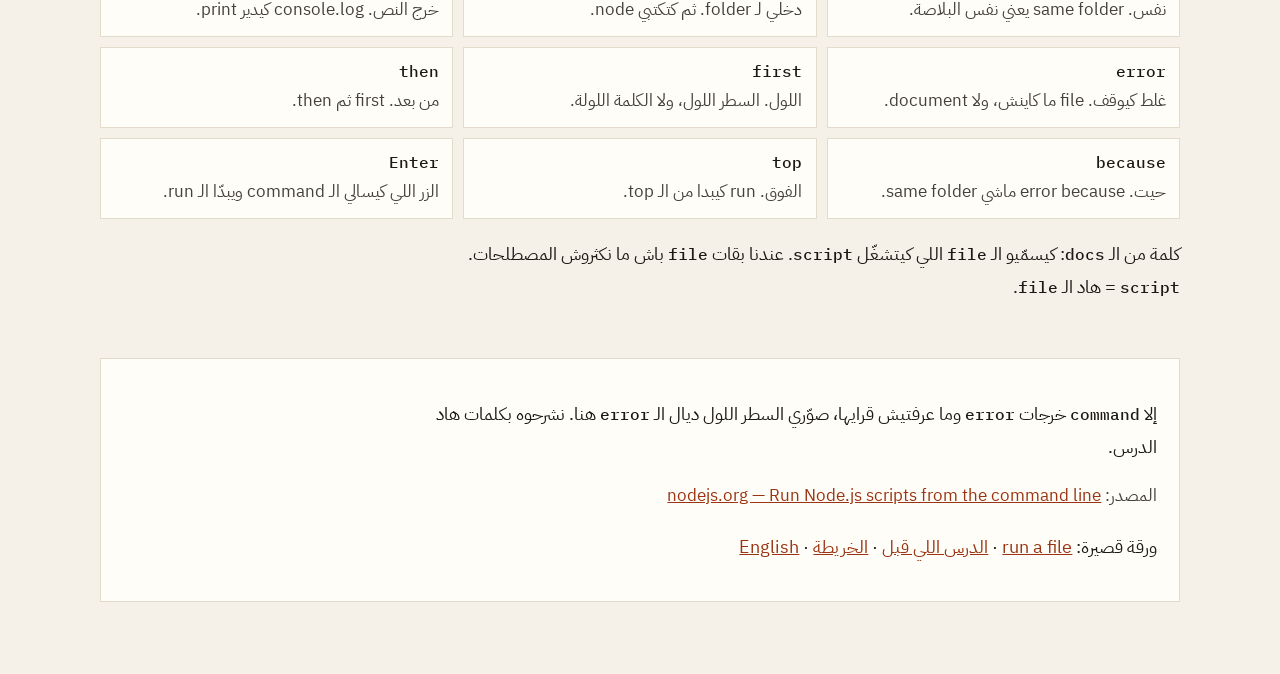
<file: lessons/0004-run-a-node-file.html>
<!DOCTYPE html>
<html lang="ar" dir="rtl">
<head>
  <meta charset="utf-8">
  <meta name="viewport" content="width=device-width, initial-scale=1">
  <title>الدرس 3 — node كيدير run لـ file</title>
  <link rel="stylesheet" href="../assets/course.css">
</head>
<body data-root=".." data-page="0004">
  <div class="wrap">
    <nav class="site-nav" data-nav></nav>

    <p class="kicker">الدرس 3 · Node.js · مفهوم واحد · English بشوية</p>
    <h1><bdi class="t" dir="ltr">node</bdi> كيدير <bdi class="t" dir="ltr">run</bdi> لـ <bdi class="t" dir="ltr">file</bdi></h1>
    <p class="lede">
      فالدرس اللي قبل، شفنا بلي
      <bdi class="t" dir="ltr">Node</bdi>
      هو
      <bdi class="t" dir="ltr">runtime</bdi>.
      اليوم غير خطوة وحدة:
      عندك
      <bdi class="t" dir="ltr">file</bdi>
      ديال
      <bdi class="t" dir="ltr">JavaScript</bdi>،
      كتكتبي
      <bdi class="t" dir="ltr">command</bdi>
      فـ
      <bdi class="t" dir="ltr">terminal</bdi>،
      وهو كيدير
      <bdi class="t" dir="ltr">run</bdi>.
    </p>

    <div class="legend">
      <span class="chip fe"><i></i> Browser / page</span>
      <span class="chip be"><i></i> Terminal / Node</span>
      <span class="chip da"><i></i> File</span>
      <span class="chip ex"><i></i> Error</span>
    </div>

    <div class="note">
      هاد الدرس فيه كلمات
      <bdi class="t" dir="ltr">English</bdi>
      جديدة، قلال.
      الجملة تبقى دارجة.
      الكلمة الجديدة داخل صندوق، بحال
      <bdi class="t" dir="ltr">run</bdi>.
      اللائحة كاملة فـ
      <a href="../ENGLISH.md"><bdi class="t" dir="ltr">ENGLISH.md</bdi></a>
      باش ترجعي ليها.
    </div>

    <section class="section">
      <p class="num">1</p>
      <h2>🎯 شنو كنتعلمو؟</h2>
      <p>
        باش تشغّلي
        <bdi class="t" dir="ltr">file</bdi>،
        كتكتبي:
      </p>
      <pre class="term" dir="ltr"><span class="prompt">$</span> node hello.js</pre>
      <p>
        <bdi class="t" dir="ltr">node</bdi>
        هي الـ
        <bdi class="t" dir="ltr">command</bdi>.
        <bdi class="t" dir="ltr">hello.js</bdi>
        هو اسم الـ
        <bdi class="t" dir="ltr">file</bdi>.
        من بعد هاد السطر،
        <bdi class="t" dir="ltr">Node</bdi>
        كيدير
        <bdi class="t" dir="ltr">start</bdi>
        من الـ
        <bdi class="t" dir="ltr">top</bdi>
        ديال الـ
        <bdi class="t" dir="ltr">file</bdi>،
        سطر بسطر،
        <bdi class="t" dir="ltr">then</bdi>
        كيدير
        <bdi class="t" dir="ltr">stop</bdi>
        ملي يسالي.
      </p>
      <p>
        المصدر:
        الطريقة العادية هي
        <bdi class="t" dir="ltr">node</bdi>
        مع اسم الـ
        <bdi class="t" dir="ltr">file</bdi>،
        وخاصك تكوني فـ
        <bdi class="t" dir="ltr">same</bdi>
        <bdi class="t" dir="ltr">folder</bdi>.
        <a href="https://nodejs.org/learn/command-line/run-nodejs-scripts-from-the-command-line" dir="ltr">Run Node.js scripts from the command line</a>
      </p>
    </section>

    <section class="section">
      <p class="num">2</p>
      <h2>🤔 علاش فهاد الـ <bdi class="t" dir="ltr">course</bdi>؟</h2>
      <p>
        من بعد، ملي نقيسو الـ
        <bdi class="t" dir="ltr">agent</bdi>،
        القياس ما غاديش يكون
        <bdi class="t" dir="ltr">button</bdi>
        فـ
        <bdi class="t" dir="ltr">page</bdi>.
        غادي يكون
        <bdi class="t" dir="ltr">file</bdi>
        كتكتبي ليه
        <bdi class="t" dir="ltr">node score.js</bdi>.
        هو كيسول، كيحسب، وكيدير
        <bdi class="t" dir="ltr">print</bdi>
        للـ
        <bdi class="t" dir="ltr">score</bdi>
        فـ
        <bdi class="t" dir="ltr">terminal</bdi>.
      </p>
      <p>
        إلا ما عرفتيش هاد الـ
        <bdi class="t" dir="ltr">command</bdi>،
        كلشي اللي من بعد
        (الـ
        <bdi class="t" dir="ltr">npm</bdi>،
        الـ
        <bdi class="t" dir="ltr">server</bdi>،
        الـ
        <bdi class="t" dir="ltr">env</bdi>)
        غادي يبقى معلق.
        اليوم غير هاد الباب.
      </p>
    </section>

    <section class="section">
      <p class="num">3</p>
      <h2>🧠 شرح دارجة، ببطء</h2>
      <p>
        الـ
        <bdi class="t" dir="ltr">terminal</bdi>
        هي نافذة كتكتبي فيها أمر،
        وما كتشوفيش فيها
        <bdi class="t" dir="ltr">page</bdi>.
        ما كاينش
        <bdi class="t" dir="ltr">button</bdi>،
        ما كاينش
        <bdi class="t" dir="ltr">canvas</bdi>.
        كاينة غير الكتابة، والسطر اللي كيرجع.
      </p>
      <p>
        الـ
        <bdi class="t" dir="ltr">command</bdi>
        ديال اليوم فيها جوج حوايج، بهاد الترتيب:
        <bdi class="t" dir="ltr">first</bdi>
        الكلمة
        <bdi class="t" dir="ltr">node</bdi>،
        <bdi class="t" dir="ltr">then</bdi>
        اسم الـ
        <bdi class="t" dir="ltr">file</bdi>.
        بلا اسم الـ
        <bdi class="t" dir="ltr">file</bdi>،
        <bdi class="t" dir="ltr">Node</bdi>
        ما عندو والو يشغّل.
      </p>
      <p>
        الـ
        <bdi class="t" dir="ltr">folder</bdi>
        هي البلاصة اللي فيها الـ
        <bdi class="t" dir="ltr">files</bdi>.
        الـ
        <bdi class="t" dir="ltr">terminal</bdi>
        كيكون واقف فـ
        <bdi class="t" dir="ltr">folder</bdi>
        وحدة.
        خاص هاديك تكون
        <bdi class="t" dir="ltr">same</bdi>
        <bdi class="t" dir="ltr">folder</bdi>
        اللي فيها
        <bdi class="t" dir="ltr">hello.js</bdi>.
        <bdi class="t" dir="ltr">because</bdi>
        <bdi class="t" dir="ltr">Node</bdi>
        كيقلّب على الـ
        <bdi class="t" dir="ltr">file</bdi>
        فين واقف، ما كيقلّبش فالدار كاملة.
      </p>
      <p>
        <bdi class="t" dir="ltr">console.log</bdi>
        كيدير
        <bdi class="t" dir="ltr">print</bdi>:
        كيخرج نص.
        فالـ
        <bdi class="t" dir="ltr">browser</bdi>
        كتشوفيه فـ
        <bdi class="t" dir="ltr">DevTools</bdi>.
        هنا كتشوفيه فـ
        <bdi class="t" dir="ltr">terminal</bdi>.
        نفس الـ
        <bdi class="t" dir="ltr">function</bdi>،
        بلاصة أخرى.
      </p>
      <p>
        ملي آخر سطر يسالي، والـ
        <bdi class="t" dir="ltr">code</bdi>
        ما بقاش كيتسنّى
        <bdi class="t" dir="ltr">network</bdi>
        ولا
        <bdi class="t" dir="ltr">server</bdi>،
        البرنامج كيدير
        <bdi class="t" dir="ltr">stop</bdi>
        بوحدو.
        كترجعي للـ
        <bdi class="t" dir="ltr">terminal</bdi>
        وتقدري تكتبي
        <bdi class="t" dir="ltr">command</bdi>
        جديدة.
        هادشي
        <bdi class="t" dir="ltr">same</bdi>
        الفكرة ديال
        <bdi class="t" dir="ltr">script</bdi>
        قصير، ماشي
        <bdi class="t" dir="ltr">app</bdi>
        باقية محلولة.
      </p>
    </section>

    <section class="section">
      <p class="num">4</p>
      <h2>🌍 تشبيه</h2>
      <div class="grid-2">
        <article class="card">
          <h3><bdi class="t" dir="ltr">page</bdi> فـ <bdi class="t" dir="ltr">browser</bdi></h3>
          <p>
            بحال لوحة فالقاعة.
            الناس كيشوفوها.
            كتضغطي على
            <bdi class="t" dir="ltr">button</bdi>
            واللوحة كتبدّل.
          </p>
        </article>
        <article class="card">
          <h3><bdi class="t" dir="ltr">file</bdi> فـ <bdi class="t" dir="ltr">terminal</bdi></h3>
          <p>
            بحال ورقة وصفة فالمطبخ.
            كتقرايها من الـ
            <bdi class="t" dir="ltr">top</bdi>.
            <bdi class="t" dir="ltr">first</bdi>
            السطر اللول،
            <bdi class="t" dir="ltr">then</bdi>
            اللي من بعدو.
            النتيجة كتخرج على الورق، ماشي على اللوحة ديال القاعة.
          </p>
        </article>
      </div>
      <p>
        إلا الورقة ماشي فـ
        <bdi class="t" dir="ltr">same</bdi>
        <bdi class="t" dir="ltr">folder</bdi>
        (نفس الدرج)،
        كتجي
        <bdi class="t" dir="ltr">error</bdi>:
        ما لقيتيهاش.
      </p>
    </section>

    <section class="section">
      <p class="num">5</p>
      <h2>🎨 رسوم</h2>

      <h3>الرسم 1 — جوج بلايص</h3>
      <div class="grid-2">
        <div>
          <p><strong><bdi class="t" dir="ltr">browser</bdi></strong></p>
          <div class="flow">
            <div class="box fe" dir="ltr">page</div>
            <div class="arrow">↓</div>
            <div class="box fe" dir="ltr">button · canvas · chat</div>
            <div class="arrow">↓</div>
            <div class="box fe">الناس كتشوف</div>
          </div>
        </div>
        <div>
          <p><strong><bdi class="t" dir="ltr">terminal</bdi></strong></p>
          <div class="flow">
            <div class="box be" dir="ltr">command: node hello.js</div>
            <div class="arrow">↓</div>
            <div class="box da" dir="ltr">file hello.js</div>
            <div class="arrow">↓</div>
            <div class="box be"><bdi class="t" dir="ltr">print</bdi> هنا، ثم <bdi class="t" dir="ltr">stop</bdi></div>
          </div>
        </div>
      </div>

      <h3>الرسم 2 — الـ <bdi class="t" dir="ltr">command</bdi> مقسّمة</h3>
      <div class="hflow" dir="ltr">
        <div class="box be">node</div>
        <div class="arrow">+</div>
        <div class="box da">hello.js</div>
        <div class="arrow">→</div>
        <div class="box be">run</div>
        <div class="arrow">→</div>
        <div class="box da">print</div>
        <div class="arrow">→</div>
        <div class="box be">stop</div>
      </div>
      <p>
        <bdi class="t" dir="ltr">first</bdi>
        البرنامج اللي كيجري الـ
        <bdi class="t" dir="ltr">code</bdi>.
        <bdi class="t" dir="ltr">then</bdi>
        شنو غادي يجرى.
        إلا قلبتي الترتيب، ولا نسيتي واحد منهم، ما غاديش يخدم.
      </p>

      <h3>الرسم 3 — من الـ <bdi class="t" dir="ltr">top</bdi> لتحت</h3>
      <div class="filecard">
        <div class="filecard-name">hello.js</div>
        <div class="filecard-line"><b>1</b> console.log("first") <em>start · first</em></div>
        <div class="filecard-line"><b>2</b> console.log("then") <em>then</em></div>
        <div class="filecard-line"><b>3</b> console.log("stop") <em>then stop</em></div>
      </div>
      <p>
        ما كيقفزش للسطر 3
        <bdi class="t" dir="ltr">because</bdi>
        عجبو.
        الترتيب هو الترتيب المكتوب.
        هادشي
        <bdi class="t" dir="ltr">same</bdi>
        اللي كتعرفيه فـ
        <bdi class="t" dir="ltr">JavaScript</bdi>:
        السطر اللي فوق كيجري قبل اللي تحت، إلا كان
        <bdi class="t" dir="ltr">await</bdi>
        ولا
        <bdi class="t" dir="ltr">callback</bdi>.
        فهاد الـ
        <bdi class="t" dir="ltr">examples</bdi>
        ما كاينش
        <bdi class="t" dir="ltr">await</bdi>.
        من الفوق لتحت، واضح.
      </p>

      <h3>الرسم 4 — فين كيمشي الـ <bdi class="t" dir="ltr">print</bdi></h3>
      <div class="flow">
        <div class="box da">console.log("سلام")</div>
        <div class="arrow">↓</div>
        <div class="box be">Node</div>
        <div class="arrow">↓</div>
        <div class="box be">terminal</div>
      </div>
      <div class="flow">
        <div class="box da">console.log("سلام")</div>
        <div class="arrow">↓</div>
        <div class="box fe">page · canvas · chat</div>
      </div>
      <p>
        الطريق الثانية ما كاينااش نهار كتديري
        <bdi class="t" dir="ltr">run</bdi>
        بهاد الـ
        <bdi class="t" dir="ltr">command</bdi>.
        الـ
        <bdi class="t" dir="ltr">print</bdi>
        ما كيطلعش فـ
        <bdi class="t" dir="ltr">browser</bdi>.
      </p>

      <h3>الرسم 5 — <bdi class="t" dir="ltr">same folder</bdi>، ولا <bdi class="t" dir="ltr">error</bdi></h3>
      <div class="grid-2">
        <article class="card">
          <h3>هادي خدامة</h3>
          <pre class="term" dir="ltr"><span class="prompt">$</span> cd course
<span class="prompt">$</span> node hello.js
<span class="out">سلام</span></pre>
          <p>
            <bdi class="t" dir="ltr">cd</bdi>
            كدخّلك لـ
            <bdi class="t" dir="ltr">folder</bdi>.
            من بعد،
            <bdi class="t" dir="ltr">same</bdi>
            <bdi class="t" dir="ltr">folder</bdi>
            فيها
            <bdi class="t" dir="ltr">hello.js</bdi>.
          </p>
        </article>
        <article class="card">
          <h3>هادي <bdi class="t" dir="ltr">error</bdi></h3>
          <pre class="term" dir="ltr"><span class="prompt">$</span> node hello.js
<span class="err">Error: Cannot find module</span>
<span class="err">'/Users/you/hello.js'</span></pre>
          <p>
            الـ
            <bdi class="t" dir="ltr">terminal</bdi>
            واقف فـ
            <bdi class="t" dir="ltr">folder</bdi>
            أخرى.
            <bdi class="t" dir="ltr">because</bdi>
            الـ
            <bdi class="t" dir="ltr">file</bdi>
            ما كاينش قدامو.
            الرسالة الحقيقية فيها سطور كتر.
            السطر المهم:
            <bdi class="t" dir="ltr">Cannot find module</bdi>.
          </p>
        </article>
      </div>

      <h3>الرسم 6 — <bdi class="t" dir="ltr">document</bdi> كيجيب <bdi class="t" dir="ltr">error</bdi></h3>
      <div class="flow">
        <div class="box da">document.body</div>
        <div class="arrow">↓</div>
        <div class="box be"><bdi class="t" dir="ltr">Node</bdi> كيقلّب على <bdi class="t" dir="ltr">page</bdi></div>
        <div class="arrow">↓</div>
        <div class="box ex">error · stop</div>
      </div>
      <p>
        ما كاينش
        <bdi class="t" dir="ltr">page</bdi>
        هنا.
        هادشي اللي شفناه فالدرس 2، دابا كتشوفيه كـ
        <bdi class="t" dir="ltr">error</bdi>
        حقيقي.
      </p>

      <h3>الرسم 7 — مقارنة مع <bdi class="t" dir="ltr">Next.js</bdi></h3>
      <div class="grid-2">
        <div>
          <p><strong>كليكة فـ <bdi class="t" dir="ltr">UI</bdi></strong></p>
          <div class="flow">
            <div class="box fe">user</div>
            <div class="arrow">↓</div>
            <div class="box fe"><bdi class="t" dir="ltr">button</bdi> فـ <bdi class="t" dir="ltr">React</bdi></div>
            <div class="arrow">↓</div>
            <div class="box fe"><bdi class="t" dir="ltr">page</bdi> كتبدّل</div>
          </div>
        </div>
        <div>
          <p><strong><bdi class="t" dir="ltr">run</bdi> لـ <bdi class="t" dir="ltr">file</bdi></strong></p>
          <div class="flow">
            <div class="box be">نتي فـ <bdi class="t" dir="ltr">terminal</bdi></div>
            <div class="arrow">↓</div>
            <div class="box be" dir="ltr">node hello.js</div>
            <div class="arrow">↓</div>
            <div class="box be"><bdi class="t" dir="ltr">print</bdi> ثم <bdi class="t" dir="ltr">stop</bdi></div>
          </div>
        </div>
      </div>
      <p>
        ملي كتكتبي
        <bdi class="t" dir="ltr">npm run dev</bdi>
        فـ
        <bdi class="t" dir="ltr">Next</bdi>،
        حتى هي
        <bdi class="t" dir="ltr">command</bdi>
        فـ
        <bdi class="t" dir="ltr">terminal</bdi>.
        الفرق:
        هاديك كتبقى
        <bdi class="t" dir="ltr">start</bdi>
        وما كتديرش
        <bdi class="t" dir="ltr">stop</bdi>
        بوحدها،
        <bdi class="t" dir="ltr">because</bdi>
        الـ
        <bdi class="t" dir="ltr">server</bdi>
        كيتسنّى الـ
        <bdi class="t" dir="ltr">requests</bdi>.
        <bdi class="t" dir="ltr">npm</bdi>
        بوحدو غادي نشرحوه فالدرس الجاي.
        اليوم غير
        <bdi class="t" dir="ltr">node</bdi>
        مع
        <bdi class="t" dir="ltr">file</bdi>
        كيسالي.
      </p>

      <h3>الرسم 8 — نفس الشكل، من بعد، للقياس</h3>
      <div class="hflow" dir="ltr">
        <div class="box da">score.js</div>
        <div class="arrow">→</div>
        <div class="box be">node score.js</div>
        <div class="arrow">→</div>
        <div class="box md">model</div>
        <div class="arrow">→</div>
        <div class="box da">print: score</div>
      </div>
      <p>
        ما غاديش نبنيو هاد الـ
        <bdi class="t" dir="ltr">file</bdi>
        اليوم.
        غير باش تشوفي علاش الـ
        <bdi class="t" dir="ltr">command</bdi>
        مهمة:
        القياس غادي يكون
        <bdi class="t" dir="ltr">same</bdi>
        الحركة.
      </p>
    </section>

    <section class="section">
      <p class="num">6</p>
      <h2>🔍 الخطوات فدماغك</h2>
      <ol>
        <li>
          كتكتبي الـ
          <bdi class="t" dir="ltr">code</bdi>
          فـ
          <bdi class="t" dir="ltr">file</bdi>
          سميتو
          <bdi class="t" dir="ltr">hello.js</bdi>.
        </li>
        <li>
          كتحلّي
          <bdi class="t" dir="ltr">terminal</bdi>.
        </li>
        <li>
          كتدخلي لـ
          <bdi class="t" dir="ltr">folder</bdi>
          بالـ
          <bdi class="t" dir="ltr">cd</bdi>،
          باش تكوني فـ
          <bdi class="t" dir="ltr">same</bdi>
          بلاصة مع الـ
          <bdi class="t" dir="ltr">file</bdi>.
        </li>
        <li>
          كتكتبي
          <bdi class="t" dir="ltr">node hello.js</bdi>
          وكتضغطي
          <bdi class="t" dir="ltr">Enter</bdi>.
        </li>
        <li>
          <bdi class="t" dir="ltr">Node</bdi>
          كيدير
          <bdi class="t" dir="ltr">start</bdi>
          من الـ
          <bdi class="t" dir="ltr">top</bdi>.
        </li>
        <li>
          كل
          <bdi class="t" dir="ltr">console.log</bdi>
          كيدير
          <bdi class="t" dir="ltr">print</bdi>
          فـ
          <bdi class="t" dir="ltr">terminal</bdi>.
        </li>
        <li>
          آخر سطر يسالي،
          <bdi class="t" dir="ltr">then</bdi>
          كيدير
          <bdi class="t" dir="ltr">stop</bdi>.
        </li>
      </ol>
    </section>

    <section class="section">
      <p class="num">7</p>
      <h2>💻 <bdi class="t" dir="ltr">examples</bdi></h2>
      <p>
        أربعة
        <bdi class="t" dir="ltr">examples</bdi>.
        كل واحد فيهم الـ
        <bdi class="t" dir="ltr">file</bdi>،
        الـ
        <bdi class="t" dir="ltr">command</bdi>،
        وشنو كيخرج.
        الزر
        <bdi class="t" dir="ltr">run</bdi>
        غير كيورّيك النتيجة هنا.
        ماشي
        <bdi class="t" dir="ltr">Node</bdi>
        حقيقي على الماكينة ديالك.
      </p>

      <h3><bdi class="t" dir="ltr">example</bdi> 1 — <bdi class="t" dir="ltr">print</bdi> واحد</h3>
      <pre dir="ltr" class="code-block"><code><span class="c">// hello.js</span>
console.log(<span class="s">"سلام من Node"</span>);</code></pre>
      <pre class="term" dir="ltr"><span class="prompt">$</span> node hello.js
<span class="out">سلام من Node</span></pre>
      <div class="sim" data-sim data-output="سلام من Node">
        <p>جرّبي الزر. خاص يبان سطر واحد، <bdi class="t" dir="ltr">then</bdi> يسالي.</p>
        <button class="sim-btn" type="button" data-run>run</button>
        <pre class="term" data-out dir="ltr"></pre>
      </div>

      <h3><bdi class="t" dir="ltr">example</bdi> 2 — الترتيب: <bdi class="t" dir="ltr">first</bdi> ثم <bdi class="t" dir="ltr">then</bdi></h3>
      <pre dir="ltr" class="code-block"><code><span class="c">// order.js</span>
console.log(<span class="s">"first"</span>);
console.log(<span class="s">"then"</span>);
console.log(<span class="s">"stop"</span>);</code></pre>
      <p>
        الـ
        <bdi class="t" dir="ltr">print</bdi>
        اللول هو
        <bdi class="t" dir="ltr">first</bdi>
        <bdi class="t" dir="ltr">because</bdi>
        هو فالـ
        <bdi class="t" dir="ltr">top</bdi>.
      </p>
      <div class="sim" data-sim data-output="first|then|stop">
        <button class="sim-btn" type="button" data-run>run</button>
        <pre class="term" data-out dir="ltr"></pre>
      </div>

      <h3><bdi class="t" dir="ltr">example</bdi> 3 — رقمين، بحال قياس صغير</h3>
      <p>
        ما زال ما كاينش
        <bdi class="t" dir="ltr">model</bdi>.
        غير باش تشوفي الشكل:
        <bdi class="t" dir="ltr">file</bdi>
        كيقارن جوج أرقام وكيدير
        <bdi class="t" dir="ltr">print</bdi>.
        من بعد، الأرقام غادي يجيو من الـ
        <bdi class="t" dir="ltr">agent</bdi>.
      </p>
      <pre dir="ltr" class="code-block"><code><span class="c">// score.js</span>
<span class="k">const</span> before = <span class="s">2</span>;
<span class="k">const</span> after = <span class="s">5</span>;

console.log(<span class="s">"first"</span>, before);
console.log(<span class="s">"then"</span>, after);
console.log(<span class="s">"same?"</span>, before === after);</code></pre>
      <pre class="term" dir="ltr"><span class="prompt">$</span> node score.js
<span class="out">first 2</span>
<span class="out">then 5</span>
<span class="out">same? false</span></pre>
      <p>
        <bdi class="t" dir="ltr">same?</bdi>
        طلع
        <bdi class="t" dir="ltr">false</bdi>
        <bdi class="t" dir="ltr">because</bdi>
        2 و 5 ماشي
        <bdi class="t" dir="ltr">same</bdi>.
        إلا بدّلتي
        <bdi class="t" dir="ltr">after</bdi>
        لـ 2، السطر الأخير كيولي
        <bdi class="t" dir="ltr">true</bdi>.
      </p>
      <div class="sim" data-sim data-output="first 2|then 5|same? false">
        <button class="sim-btn" type="button" data-run>run</button>
        <pre class="term" data-out dir="ltr"></pre>
      </div>

      <h3><bdi class="t" dir="ltr">example</bdi> 4 — <bdi class="t" dir="ltr">error</bdi> ديال <bdi class="t" dir="ltr">document</bdi></h3>
      <pre dir="ltr" class="code-block"><code><span class="c">// page.js  — هادي غادي طيح</span>
document.body.style.background = <span class="s">"white"</span>;</code></pre>
      <pre class="term" dir="ltr"><span class="prompt">$</span> node page.js
<span class="err">ReferenceError: document is not defined</span></pre>
      <p>
        <bdi class="t" dir="ltr">error</bdi>
        <bdi class="t" dir="ltr">because</bdi>
        <bdi class="t" dir="ltr">document</bdi>
        خاصو
        <bdi class="t" dir="ltr">page</bdi>.
        <bdi class="t" dir="ltr">Node</bdi>
        كيدير
        <bdi class="t" dir="ltr">stop</bdi>
        هنا.
        ما كاينش
        <bdi class="t" dir="ltr">screen</bdi>
        بيضاء.
      </p>
      <div class="sim" data-sim data-output="ReferenceError: document is not defined">
        <button class="sim-btn" type="button" data-run>run</button>
        <pre class="term" data-out dir="ltr"></pre>
      </div>
    </section>

    <section class="section">
      <p class="num">8</p>
      <h2>⚛️ مقارنة مع <bdi class="t" dir="ltr">Next.js</bdi></h2>
      <table>
        <thead>
          <tr>
            <th>اللي كتعرفيه</th>
            <th>فين كيجري</th>
            <th>كيفاش كتبدّاي</th>
          </tr>
        </thead>
        <tbody>
          <tr>
            <td><bdi class="t" dir="ltr">component</bdi> فـ React</td>
            <td><bdi class="t" dir="ltr">browser</bdi> (أو <bdi class="t" dir="ltr">SSR</bdi>)</td>
            <td>كتحلي الـ <bdi class="t" dir="ltr">page</bdi></td>
          </tr>
          <tr>
            <td><bdi class="t" dir="ltr">npm run dev</bdi></td>
            <td><bdi class="t" dir="ltr">terminal</bdi>، وكتبقى محلولة</td>
            <td><bdi class="t" dir="ltr">command</bdi>، وما كتديرش <bdi class="t" dir="ltr">stop</bdi> بوحدها</td>
          </tr>
          <tr>
            <td><bdi class="t" dir="ltr">node hello.js</bdi></td>
            <td><bdi class="t" dir="ltr">terminal</bdi> برك</td>
            <td><bdi class="t" dir="ltr">run</bdi>، <bdi class="t" dir="ltr">print</bdi>، <bdi class="t" dir="ltr">stop</bdi></td>
          </tr>
        </tbody>
      </table>
      <p>
        <bdi class="t" dir="ltr">API route</bdi>
        فـ
        <bdi class="t" dir="ltr">Next</bdi>
        حتى هي
        <bdi class="t" dir="ltr">file</bdi>،
        ولكن
        <bdi class="t" dir="ltr">Next</bdi>
        هو اللي كيدير ليها
        <bdi class="t" dir="ltr">run</bdi>
        ملي يجي
        <bdi class="t" dir="ltr">request</bdi>.
        نتي ما كتكتبش
        <bdi class="t" dir="ltr">node</bdi>
        على كل
        <bdi class="t" dir="ltr">route</bdi>.
        اليوم حيدنا الـ
        <bdi class="t" dir="ltr">framework</bdi>
        باش تشوفي الحركة وحدها.
      </p>
    </section>

    <section class="section">
      <p class="num">9</p>
      <h2>🌍 <bdi class="t" dir="ltr">examples</bdi> واقعية</h2>

      <article class="card">
        <h3>1. تجربة سريعة بلا ما تحلّي <bdi class="t" dir="ltr">app</bdi></h3>
        <p>
          بغيتي تعرفي واش جمع جوج أرقام صحيح، قبل ما تدخليهم فـ
          <bdi class="t" dir="ltr">component</bdi>.
          كتكتبيهم فـ
          <bdi class="t" dir="ltr">file</bdi>،
          كتكتبي
          <bdi class="t" dir="ltr">node</bdi>،
          وكتشوفي الـ
          <bdi class="t" dir="ltr">print</bdi>.
          أسرع من ما تحلّي
          <bdi class="t" dir="ltr">browser</bdi>.
        </p>
      </article>
      <article class="card">
        <h3>2. الـ <bdi class="t" dir="ltr">file</bdi> غلط، والـ <bdi class="t" dir="ltr">command</bdi> صحيحة</h3>
        <p>
          كتبتي
          <bdi class="t" dir="ltr">node hello.js</bdi>
          وطلع
          <bdi class="t" dir="ltr">error</bdi>.
          مرّة
          <bdi class="t" dir="ltr">because</bdi>
          الـ
          <bdi class="t" dir="ltr">folder</bdi>
          ماشي
          <bdi class="t" dir="ltr">same</bdi>.
          مرّة
          <bdi class="t" dir="ltr">because</bdi>
          السمية
          <bdi class="t" dir="ltr">Hello.js</bdi>
          والـ
          <bdi class="t" dir="ltr">file</bdi>
          سميتو
          <bdi class="t" dir="ltr">hello.js</bdi>.
          على بزاف ديال السيرفرات هاد الفرق كيجيب
          <bdi class="t" dir="ltr">error</bdi>.
          على Mac القرص غالباً ما كيفيّقش الحرف الكبير،
          ولكن ما تعتمديش على هادشي.
          كتبي السمية كيف ما هي.
        </p>
      </article>
      <article class="card">
        <h3>3. القياس اللي غادي يجي</h3>
        <p>
          من بعد،
          <bdi class="t" dir="ltr">file</bdi>
          سميتو
          <bdi class="t" dir="ltr">eval.js</bdi>
          غادي يعيّط للـ
          <bdi class="t" dir="ltr">model</bdi>
          ويدير
          <bdi class="t" dir="ltr">print</bdi>
          لرقم.
          الحركة ديالك تبقى:
          <bdi class="t" dir="ltr">terminal</bdi>،
          <bdi class="t" dir="ltr">same folder</bdi>،
          <bdi class="t" dir="ltr">node eval.js</bdi>.
          اللي غادي يتبدّل هو داخل الـ
          <bdi class="t" dir="ltr">file</bdi>،
          ماشي طريقة الـ
          <bdi class="t" dir="ltr">run</bdi>.
        </p>
      </article>
    </section>

    <section class="section">
      <p class="num">10</p>
      <h2>🧪 تمارين</h2>

      <p><span class="lvl">🟢 ساهل</span></p>
      <p>شنو الترتيب ديال الـ <bdi class="t" dir="ltr">print</bdi>؟ كتبي ثلاثة سطور.</p>
      <pre dir="ltr" class="code-block"><code>console.log(<span class="s">"top"</span>);
console.log(<span class="s">"then"</span>);
console.log(<span class="s">"stop"</span>);</code></pre>
      <details class="solution">
        <summary>بعد ما تجاوبي، فتحي</summary>
        <pre class="term" dir="ltr"><span class="out">top</span>
<span class="out">then</span>
<span class="out">stop</span></pre>
        <p>
          <bdi class="t" dir="ltr">because</bdi>
          الـ
          <bdi class="t" dir="ltr">start</bdi>
          من الـ
          <bdi class="t" dir="ltr">top</bdi>.
        </p>
      </details>

      <p><span class="lvl">🟢 ساهل</span></p>
      <p>
        الـ
        <bdi class="t" dir="ltr">file</bdi>
        <bdi class="t" dir="ltr">hello.js</bdi>
        كاين فـ
        <bdi class="t" dir="ltr">folder</bdi>
        سميتها
        <bdi class="t" dir="ltr">course</bdi>.
        الـ
        <bdi class="t" dir="ltr">terminal</bdi>
        واقف فـ
        <bdi class="t" dir="ltr">Desktop</bdi>.
        كتبتِ
        <bdi class="t" dir="ltr">node hello.js</bdi>.
        شنو يوقع؟
      </p>
      <details class="solution">
        <summary>بعد ما تجاوبي، فتحي</summary>
        <p>
          <bdi class="t" dir="ltr">error</bdi>.
          <bdi class="t" dir="ltr">Cannot find module</bdi>.
          <bdi class="t" dir="ltr">because</bdi>
          ماشي
          <bdi class="t" dir="ltr">same folder</bdi>.
          <bdi class="t" dir="ltr">first</bdi>
          كتدخلي بـ
          <bdi class="t" dir="ltr">cd course</bdi>،
          <bdi class="t" dir="ltr">then</bdi>
          <bdi class="t" dir="ltr">node hello.js</bdi>.
        </p>
      </details>
    </section>

    <section class="section">
      <p class="num">11</p>
      <h2>❓ Quiz</h2>
      <div
        class="quiz"
        data-quiz
        data-answer="a"
        data-ok="صحيح. command كتدير run، والـ print كيخرج فـ terminal."
        data-bad="عاودي شوفي الرسم. الـ file ما كيتفتحش كـ page."
      >
        <p>شنو كيدير <bdi class="t" dir="ltr">node hello.js</bdi>؟</p>
        <div class="opts">
          <button type="button" data-opt="a"><bdi class="t" dir="ltr">run</bdi> للـ <bdi class="t" dir="ltr">file</bdi>، <bdi class="t" dir="ltr">print</bdi> فـ <bdi class="t" dir="ltr">terminal</bdi></button>
          <button type="button" data-opt="b"><bdi class="t" dir="ltr">start</bdi> ديال <bdi class="t" dir="ltr">page</bdi>، <bdi class="t" dir="ltr">print</bdi> فـ <bdi class="t" dir="ltr">browser</bdi></button>
          <button type="button" data-opt="c"><bdi class="t" dir="ltr">stop</bdi> ديال <bdi class="t" dir="ltr">file</bdi>، <bdi class="t" dir="ltr">error</bdi> فـ <bdi class="t" dir="ltr">folder</bdi></button>
        </div>
        <p class="fb" data-fb></p>
      </div>
    </section>

    <section class="section">
      <p class="num">12</p>
      <h2>🛠️ تحدي</h2>
      <p><span class="lvl">🟡 متوسط</span></p>
      <p>
        عندك
        <bdi class="t" dir="ltr">file</bdi>
        سميتو
        <bdi class="t" dir="ltr">check.js</bdi>
        فيه
        <bdi class="t" dir="ltr">document.querySelector("#app")</bdi>.
        كتبتي
        <bdi class="t" dir="ltr">node check.js</bdi>
        وأنتِ فـ
        <bdi class="t" dir="ltr">same folder</bdi>.
        شنو غادي يبان: <bdi class="t" dir="ltr">page</bdi>، ولا <bdi class="t" dir="ltr">error</bdi>؟
        علاش؟ وفين؟
      </p>
      <details class="solution">
        <summary>بعد ما تجاوبي، فتحي</summary>
        <p>
          <bdi class="t" dir="ltr">error</bdi>
          فـ
          <bdi class="t" dir="ltr">terminal</bdi>:
          <bdi class="t" dir="ltr">document is not defined</bdi>.
          الـ
          <bdi class="t" dir="ltr">folder</bdi>
          صحيحة،
          <bdi class="t" dir="ltr">because</bdi>
          الـ
          <bdi class="t" dir="ltr">command</bdi>
          لقات الـ
          <bdi class="t" dir="ltr">file</bdi>.
          اللي طايح هو الـ
          <bdi class="t" dir="ltr">code</bdi>:
          كيسوّل على
          <bdi class="t" dir="ltr">page</bdi>
          و
          <bdi class="t" dir="ltr">Node</bdi>
          ما عندوش.
          <bdi class="t" dir="ltr">then</bdi>
          كيدير
          <bdi class="t" dir="ltr">stop</bdi>.
        </p>
      </details>
    </section>

    <section class="section">
      <p class="num">13</p>
      <h2>⚠️ أغلاط شائعة</h2>
      <ul>
        <li>
          «كتبت
          <bdi class="t" dir="ltr">hello.js</bdi>
          بلا
          <bdi class="t" dir="ltr">node</bdi>
          قدامها.»
          الـ
          <bdi class="t" dir="ltr">terminal</bdi>
          ما كيعرفش يشغّل
          <bdi class="t" dir="ltr">JavaScript</bdi>
          بوحدو.
          <bdi class="t" dir="ltr">first</bdi>
          الكلمة
          <bdi class="t" dir="ltr">node</bdi>.
        </li>
        <li>
          «الـ
          <bdi class="t" dir="ltr">print</bdi>
          ما بانش فـ
          <bdi class="t" dir="ltr">browser</bdi>
          إذن الـ
          <bdi class="t" dir="ltr">file</bdi>
          ما خدمش.»
          شوفي الـ
          <bdi class="t" dir="ltr">terminal</bdi>.
          هو البلاصة.
        </li>
        <li>
          «
          <bdi class="t" dir="ltr">node</bdi>
          بوحدها كتفتح المشروع.»
          بلا اسم
          <bdi class="t" dir="ltr">file</bdi>،
          ما كاينش
          <bdi class="t" dir="ltr">run</bdi>
          ديال الكود ديالك.
        </li>
        <li>
          «
          <bdi class="t" dir="ltr">error</bdi>
          يعني
          <bdi class="t" dir="ltr">Node</bdi>
          ما متبّتش.»
          بزاف ديال المرات الـ
          <bdi class="t" dir="ltr">folder</bdi>
          ماشي
          <bdi class="t" dir="ltr">same</bdi>،
          ولا السمية غلط.
        </li>
        <li>
          «نقدر نستعمل
          <bdi class="t" dir="ltr">document</bdi>
          حيت
          <bdi class="t" dir="ltr">JavaScript</bdi>
          هي
          <bdi class="t" dir="ltr">same</bdi>.»
          الـ
          <bdi class="t" dir="ltr">language</bdi>
          <bdi class="t" dir="ltr">same</bdi>.
          الـ
          <bdi class="t" dir="ltr">page</bdi>
          ما كاينااش.
        </li>
      </ul>
    </section>

    <section class="section">
      <p class="num">14</p>
      <h2>🔄 Recap</h2>
      <p>
        فالدرس 1، الحلقة كانت
        <bdi class="t" dir="ltr">Build</bdi>
        ثم
        <bdi class="t" dir="ltr">Measure</bdi>
        ثم
        <bdi class="t" dir="ltr">Improve</bdi>.
        <bdi class="t" dir="ltr">Measure</bdi>
        من بعد غادي تكون
        <bdi class="t" dir="ltr">file</bdi>
        كتكتبي ليها
        <bdi class="t" dir="ltr">node</bdi>.
      </p>
      <p>
        فالدرس 2،
        <bdi class="t" dir="ltr">Node</bdi>
        ماشي
        <bdi class="t" dir="ltr">language</bdi>.
        اليوم شفنا كيفاش كيدخل للخدمة:
        <bdi class="t" dir="ltr">command</bdi>
        فـ
        <bdi class="t" dir="ltr">terminal</bdi>.
      </p>
      <div class="flow">
        <div class="box be"><bdi class="t" dir="ltr">terminal</bdi> فـ <bdi class="t" dir="ltr">same folder</bdi></div>
        <div class="arrow">↓</div>
        <div class="box da" dir="ltr">node hello.js</div>
        <div class="arrow">↓</div>
        <div class="box be"><bdi class="t" dir="ltr">start</bdi> من <bdi class="t" dir="ltr">top</bdi></div>
        <div class="arrow">↓</div>
        <div class="box da">print</div>
        <div class="arrow">↓</div>
        <div class="box be">stop</div>
      </div>
    </section>

    <section class="section">
      <p class="num">15</p>
      <h2>🎯 شنو تتذكّري</h2>
      <div class="ok">
        <ol>
          <li><bdi class="t" dir="ltr">node hello.js</bdi> كتدير <bdi class="t" dir="ltr">run</bdi> لـ <bdi class="t" dir="ltr">file</bdi>.</li>
          <li>كيبدا من الـ <bdi class="t" dir="ltr">top</bdi>. الـ <bdi class="t" dir="ltr">print</bdi> كيخرج فـ <bdi class="t" dir="ltr">terminal</bdi>. <bdi class="t" dir="ltr">then</bdi> كيدير <bdi class="t" dir="ltr">stop</bdi>.</li>
          <li>خاص <bdi class="t" dir="ltr">same folder</bdi>. إلا لا، <bdi class="t" dir="ltr">error</bdi>.</li>
          <li>الجاي: شنو كيدير <bdi class="t" dir="ltr">npm</bdi>، بحال اللي كتعرفيه من الـ <bdi class="t" dir="ltr">project</bdi>.</li>
        </ol>
      </div>
    </section>

    <section class="section">
      <p class="num">16</p>
      <h2>🇬🇧 كلمات <bdi class="t" dir="ltr">English</bdi> ديال هاد الدرس</h2>
      <p>
        15 كلمة جديدة.
        رجعي ليهم فـ
        <a href="../ENGLISH.md"><bdi class="t" dir="ltr">ENGLISH.md</bdi></a>.
        المرة الجاية غادي نزيدو دفعة صغيرة أخرى، ماشي هادو كاملين من جديد.
      </p>
      <div class="words">
        <article>
          <h3><bdi class="t" dir="ltr">run</bdi></h3>
          <p>شغّل. <bdi class="t" dir="ltr">node</bdi> كيدير run لـ file.</p>
        </article>
        <article>
          <h3><bdi class="t" dir="ltr">start</bdi></h3>
          <p>بدا. الـ file كيبدا من الـ top.</p>
        </article>
        <article>
          <h3><bdi class="t" dir="ltr">stop</bdi></h3>
          <p>وقف. ملي يسالي، كيدير stop.</p>
        </article>
        <article>
          <h3><bdi class="t" dir="ltr">terminal</bdi></h3>
          <p>النافذة اللي كتكتبي فيها الأمر.</p>
        </article>
        <article>
          <h3><bdi class="t" dir="ltr">command</bdi></h3>
          <p>الأمر. <bdi class="t" dir="ltr">node hello.js</bdi> هي command.</p>
        </article>
        <article>
          <h3><bdi class="t" dir="ltr">folder</bdi></h3>
          <p>البلاصة اللي فيها files.</p>
        </article>
        <article>
          <h3><bdi class="t" dir="ltr">same</bdi></h3>
          <p>نفس. same folder يعني نفس البلاصة.</p>
        </article>
        <article>
          <h3><bdi class="t" dir="ltr">cd</bdi></h3>
          <p>دخلي لـ folder. ثم كتكتبي node.</p>
        </article>
        <article>
          <h3><bdi class="t" dir="ltr">print</bdi></h3>
          <p>خرج النص. console.log كيدير print.</p>
        </article>
        <article>
          <h3><bdi class="t" dir="ltr">error</bdi></h3>
          <p>غلط كيوقف. file ما كاينش، ولا document.</p>
        </article>
        <article>
          <h3><bdi class="t" dir="ltr">first</bdi></h3>
          <p>اللول. السطر اللول، ولا الكلمة اللولة.</p>
        </article>
        <article>
          <h3><bdi class="t" dir="ltr">then</bdi></h3>
          <p>من بعد. first ثم then.</p>
        </article>
        <article>
          <h3><bdi class="t" dir="ltr">because</bdi></h3>
          <p>حيت. error because ماشي same folder.</p>
        </article>
        <article>
          <h3><bdi class="t" dir="ltr">top</bdi></h3>
          <p>الفوق. run كيبدا من الـ top.</p>
        </article>
        <article>
          <h3><bdi class="t" dir="ltr">Enter</bdi></h3>
          <p>الزر اللي كيسالي الـ command ويبدّا الـ run.</p>
        </article>
      </div>
      <p>
        كلمة من الـ
        <bdi class="t" dir="ltr">docs</bdi>:
        كيسمّيو الـ
        <bdi class="t" dir="ltr">file</bdi>
        اللي كيتشغّل
        <bdi class="t" dir="ltr">script</bdi>.
        عندنا بقات
        <bdi class="t" dir="ltr">file</bdi>
        باش ما نكثروش المصطلحات.
        <bdi class="t" dir="ltr">script</bdi>
        = هاد الـ
        <bdi class="t" dir="ltr">file</bdi>.
      </p>
    </section>

    <aside class="teacher">
      <p>
        إلا
        <bdi class="t" dir="ltr">command</bdi>
        خرجات
        <bdi class="t" dir="ltr">error</bdi>
        وما عرفتيش قرايها،
        صوّري السطر اللول ديال الـ
        <bdi class="t" dir="ltr">error</bdi>
        هنا.
        نشرحوه بكلمات هاد الدرس.
      </p>
      <p class="source">
        المصدر:
        <a href="https://nodejs.org/learn/command-line/run-nodejs-scripts-from-the-command-line" dir="ltr">nodejs.org — Run Node.js scripts from the command line</a>
      </p>
      <p>
        ورقة قصيرة:
        <a href="../reference/run-a-file.html">run a file</a>
        ·
        <a href="0003-nodejs-vs-browser.html">الدرس اللي قبل</a>
        ·
        <a href="../index.html">الخريطة</a>
        ·
        <a href="../ENGLISH.md">English</a>
      </p>
    </aside>
  </div>
  <script src="../assets/course.js"></script>
</body>
</html>
</file>
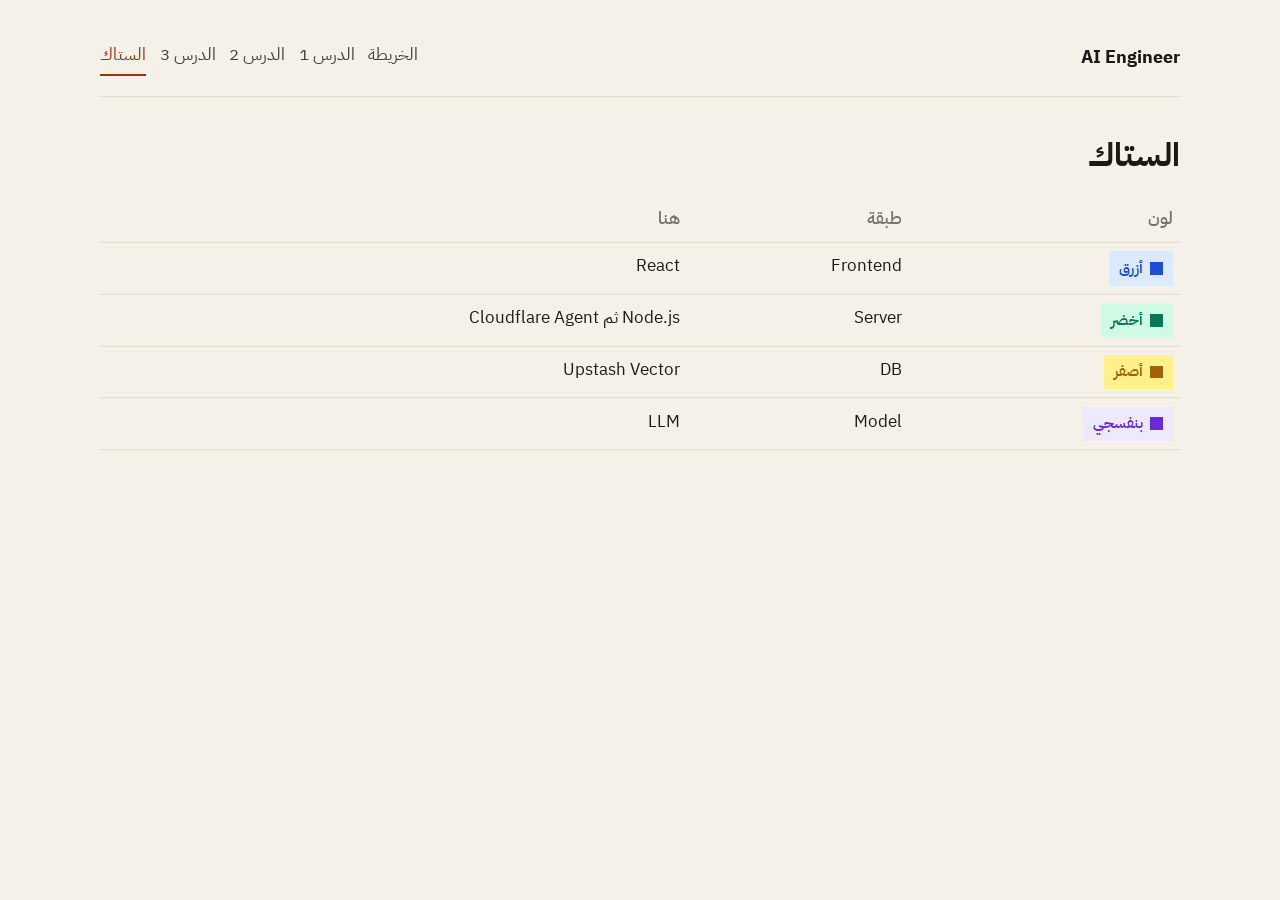
<file: reference/ai-stack.html>
<!DOCTYPE html>
<html lang="ar" dir="rtl">
<head>
  <meta charset="utf-8">
  <meta name="viewport" content="width=device-width, initial-scale=1">
  <title>مرجع — الستاك</title>
  <link rel="stylesheet" href="../assets/course.css">
</head>
<body data-root=".." data-page="stack">
  <div class="wrap">
    <nav class="site-nav" data-nav></nav>
    <h1>الستاك</h1>
    <table>
      <thead><tr><th>لون</th><th>طبقة</th><th>هنا</th></tr></thead>
      <tbody>
        <tr><td><span class="chip fe"><i></i> أزرق</span></td><td>Frontend</td><td>React</td></tr>
        <tr><td><span class="chip be"><i></i> أخضر</span></td><td>Server</td><td>Node.js ثم Cloudflare Agent</td></tr>
        <tr><td><span class="chip db"><i></i> أصفر</span></td><td>DB</td><td>Upstash Vector</td></tr>
        <tr><td><span class="chip md"><i></i> بنفسجي</span></td><td>Model</td><td>LLM</td></tr>
      </tbody>
    </table>
    <script src="../assets/course.js"></script>
  </div>
</body>
</html>
</file>
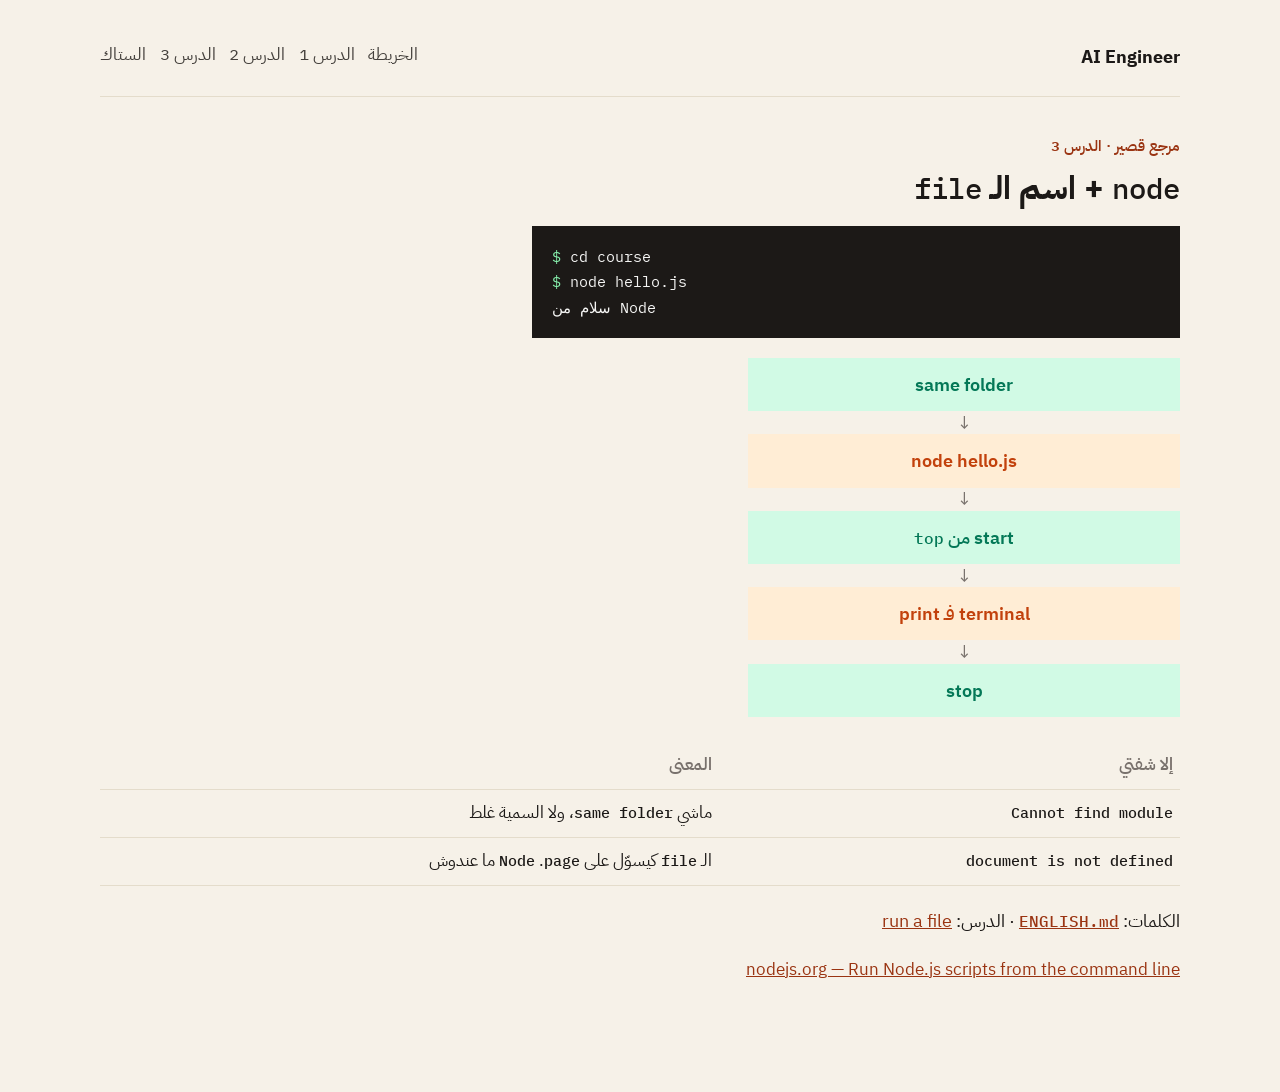
<file: reference/run-a-file.html>
<!DOCTYPE html>
<html lang="ar" dir="rtl">
<head>
  <meta charset="utf-8">
  <meta name="viewport" content="width=device-width, initial-scale=1">
  <title>مرجع — run a file</title>
  <link rel="stylesheet" href="../assets/course.css">
</head>
<body data-root=".." data-page="run-file">
  <div class="wrap">
    <nav class="site-nav" data-nav></nav>
    <p class="kicker">مرجع قصير · الدرس 3</p>
    <h1><bdi class="t" dir="ltr">node</bdi> + اسم الـ <bdi class="t" dir="ltr">file</bdi></h1>
    <pre class="term" dir="ltr"><span class="prompt">$</span> cd course
<span class="prompt">$</span> node hello.js
<span class="out">سلام من Node</span></pre>
    <div class="flow">
      <div class="box be" dir="ltr">same folder</div>
      <div class="arrow">↓</div>
      <div class="box da" dir="ltr">node hello.js</div>
      <div class="arrow">↓</div>
      <div class="box be">start من <bdi class="t" dir="ltr">top</bdi></div>
      <div class="arrow">↓</div>
      <div class="box da" dir="ltr">print فـ terminal</div>
      <div class="arrow">↓</div>
      <div class="box be" dir="ltr">stop</div>
    </div>
    <table>
      <thead>
        <tr><th>إلا شفتي</th><th>المعنى</th></tr>
      </thead>
      <tbody>
        <tr>
          <td><bdi class="t" dir="ltr">Cannot find module</bdi></td>
          <td>ماشي <bdi class="t" dir="ltr">same folder</bdi>، ولا السمية غلط</td>
        </tr>
        <tr>
          <td><bdi class="t" dir="ltr">document is not defined</bdi></td>
          <td>الـ <bdi class="t" dir="ltr">file</bdi> كيسوّل على <bdi class="t" dir="ltr">page</bdi>. <bdi class="t" dir="ltr">Node</bdi> ما عندوش</td>
        </tr>
      </tbody>
    </table>
    <p>
      الكلمات:
      <a href="../ENGLISH.md"><bdi class="t" dir="ltr">ENGLISH.md</bdi></a>
      · الدرس:
      <a href="../lessons/0004-run-a-node-file.html">run a file</a>
    </p>
    <p class="source">
      <a href="https://nodejs.org/learn/command-line/run-nodejs-scripts-from-the-command-line" dir="ltr">nodejs.org — Run Node.js scripts from the command line</a>
    </p>
  </div>
  <script src="../assets/course.js"></script>
</body>
</html>
</file>
<file: assets/course.css>
@import url("https://fonts.googleapis.com/css2?family=IBM+Plex+Sans+Arabic:wght@400;500;600;700&family=IBM+Plex+Sans:ital,wght@0,400;0,500;0,600;1,400&family=IBM+Plex+Mono:wght@400;500&display=swap");

:root {
  --ink: #1c1917;
  --ink-soft: #44403c;
  --paper: #f6f1e8;
  --paper-2: #fffdf8;
  --muted: #78716c;
  --line: #e4dccb;
  --accent: #9a3412;
  --accent-soft: #ffedd5;
  --ok: #166534;
  --ok-bg: #dcfce7;
  --bad: #9f1239;
  --bad-bg: #ffe4e6;
  --hint: #854d0e;
  --hint-bg: #fef9c3;
  --frontend: #1d4ed8;
  --frontend-bg: #dbeafe;
  --backend: #047857;
  --backend-bg: #d1fae5;
  --database: #a16207;
  --database-bg: #fef08a;
  --model: #6d28d9;
  --model-bg: #ede9fe;
  --extapi: #be123c;
  --extapi-bg: #ffe4e6;
  --data: #c2410c;
  --data-bg: #ffedd5;
  --measure: 42rem;
}

* { box-sizing: border-box; }
html { direction: rtl; font-size: 18px; }
body {
  margin: 0;
  color: var(--ink);
  background: var(--paper);
  font-family: "IBM Plex Sans Arabic", "IBM Plex Sans", sans-serif;
  line-height: 1.85;
}
a { color: var(--accent); }
.wrap { width: min(1080px, calc(100% - 2rem)); margin: 0 auto; padding: 1.25rem 0 5rem; }
.site-nav {
  display: flex; flex-wrap: wrap; gap: 0.5rem 1rem;
  align-items: center; justify-content: space-between;
  padding: 0.85rem 0 1.1rem; border-bottom: 1px solid var(--line); margin-bottom: 2rem;
}
.site-nav .brand { font-weight: 700; color: var(--ink); text-decoration: none; }
.site-nav .links { display: flex; gap: 0.75rem; flex-wrap: wrap; }
.site-nav .links a {
  text-decoration: none; color: var(--ink-soft); font-size: 0.92rem;
  padding: 0.15rem 0; border-bottom: 2px solid transparent;
}
.site-nav .links a[aria-current="page"] { color: var(--accent); border-bottom-color: var(--accent); }
.kicker { color: var(--accent); font-weight: 600; font-size: 0.82rem; margin: 0 0 0.35rem; }
h1, h2, h3 { font-weight: 700; line-height: 1.35; margin: 0 0 0.6rem; }
h1 { font-size: 1.85rem; max-width: 28rem; }
h2 { font-size: 1.25rem; margin-top: 2.4rem; }
h3 { font-size: 1.05rem; }
.lede { font-size: 1.08rem; color: var(--ink-soft); max-width: var(--measure); }
p, li { max-width: var(--measure); }
.t, bdi.t {
  unicode-bidi: isolate; direction: ltr;
  font-family: "IBM Plex Mono", ui-monospace, monospace;
  font-size: 0.88em; font-weight: 500;
}
pre, .code-block {
  direction: ltr; unicode-bidi: isolate; text-align: left;
  font-family: "IBM Plex Mono", ui-monospace, monospace;
  font-size: 0.86rem; line-height: 1.65;
  background: #1c1917; color: #f5f5f4;
  padding: 1rem 1.1rem; overflow-x: auto; margin: 0.8rem 0 1.1rem;
}
pre .c { color: #a8a29e; }
pre .k { color: #93c5fd; }
pre .s { color: #86efac; }
.legend { display: flex; flex-wrap: wrap; gap: 0.45rem; margin: 1rem 0 1.4rem; }
.chip {
  display: inline-flex; align-items: center; gap: 0.4rem;
  padding: 0.2rem 0.55rem; font-size: 0.82rem; font-weight: 600;
}
.chip i { width: 0.7rem; height: 0.7rem; display: inline-block; }
.fe { background: var(--frontend-bg); color: var(--frontend); }
.be { background: var(--backend-bg); color: var(--backend); }
.db { background: var(--database-bg); color: var(--database); }
.md { background: var(--model-bg); color: var(--model); }
.ex { background: var(--extapi-bg); color: var(--extapi); }
.da { background: var(--data-bg); color: var(--data); }
.fe i { background: var(--frontend); }
.be i { background: var(--backend); }
.db i { background: var(--database); }
.md i { background: var(--model); }
.ex i { background: var(--extapi); }
.da i { background: var(--data); }
.flow { display: flex; flex-direction: column; max-width: 24rem; margin: 1.1rem 0 1.4rem; }
.flow .box { padding: 0.55rem 0.8rem; font-weight: 600; text-align: center; }
.flow .arrow { color: var(--muted); text-align: center; line-height: 1.1; padding: 0.1rem 0; }
.hflow { display: flex; flex-wrap: wrap; align-items: center; gap: 0.35rem; margin: 1rem 0 1.3rem; }
.hflow .box { padding: 0.45rem 0.65rem; font-weight: 600; }
.hflow .arrow { color: var(--muted); }
.screen {
  display: grid; grid-template-columns: 1.45fr 0.9fr; gap: 0.55rem;
  max-width: 40rem; margin: 1rem 0 1.3rem;
}
.screen .pane {
  min-height: 11rem; padding: 0.75rem 0.85rem;
  border: 1px solid var(--line); background: var(--paper-2);
}
.screen .pane h3 { margin-top: 0; }
.screen .shape {
  display: inline-block; margin: 0.2rem 0.35rem 0.2rem 0;
  padding: 0.25rem 0.5rem; font-size: 0.82rem; font-weight: 600;
}
.screen .msg {
  margin: 0.35rem 0; padding: 0.35rem 0.5rem;
  background: var(--paper); border: 1px solid var(--line); font-size: 0.88rem;
}
.grid-2 { display: grid; grid-template-columns: 1fr 1fr; gap: 0.85rem; margin: 1rem 0; }
.card { background: var(--paper-2); border: 1px solid var(--line); padding: 0.9rem 1rem; }
.card h3 { margin-top: 0; }
.note, .warn, .ok, .ask { padding: 0.85rem 1rem; margin: 1.1rem 0; max-width: 44rem; }
.note { background: var(--hint-bg); }
.warn { background: var(--bad-bg); }
.ok { background: var(--ok-bg); }
.section { border-top: 1px solid var(--line); padding-top: 1.4rem; margin-top: 2rem; }
.section .num { color: var(--muted); font-size: 0.8rem; font-weight: 600; }
.phases { display: grid; gap: 0.7rem; margin: 1.2rem 0; }
.phase { background: var(--paper-2); border: 1px solid var(--line); padding: 1rem 1.1rem; }
.phase header { display: flex; gap: 0.8rem; align-items: baseline; justify-content: space-between; flex-wrap: wrap; }
.phase h2 { margin: 0; font-size: 1.12rem; }
.phase .meta { color: var(--muted); font-size: 0.85rem; }
.mods { margin: 0.7rem 0 0; padding: 0; list-style: none; display: flex; flex-wrap: wrap; gap: 0.35rem; }
.mods li {
  background: var(--paper); border: 1px solid var(--line);
  padding: 0.15rem 0.5rem; font-size: 0.82rem; max-width: none;
}
table { width: 100%; border-collapse: collapse; font-size: 0.92rem; margin: 1rem 0; }
th, td { border-bottom: 1px solid var(--line); padding: 0.45rem 0.4rem; text-align: right; vertical-align: top; }
th { color: var(--muted); font-weight: 600; }
.quiz .opts { display: grid; gap: 0.45rem; margin: 0.7rem 0; }
.quiz button {
  font: inherit; text-align: right; background: var(--paper-2);
  border: 1px solid var(--line); padding: 0.55rem 0.75rem; cursor: pointer; color: var(--ink);
}
.quiz button[aria-pressed="true"] { outline: 2px solid var(--ink); }
.quiz button.is-ok { background: var(--ok-bg); border-color: var(--ok); }
.quiz button.is-bad { background: var(--bad-bg); border-color: var(--bad); }
details.solution { margin: 0.8rem 0; border: 1px dashed var(--line); padding: 0.4rem 0.7rem; }
details.solution summary { cursor: pointer; font-weight: 600; color: var(--muted); }
.lvl { font-weight: 700; }
.teacher { margin-top: 3rem; padding: 1.1rem 1.2rem; background: var(--paper-2); border: 1px solid var(--line); }
.source { font-size: 0.92rem; color: var(--ink-soft); }
.term {
  direction: ltr; unicode-bidi: isolate; text-align: left;
  font-family: "IBM Plex Mono", ui-monospace, monospace;
  font-size: 0.86rem; line-height: 1.65;
  background: #1c1917; color: #f5f5f4;
  padding: 1rem 1.1rem; overflow-x: auto; margin: 0.8rem 0 1.1rem;
  max-width: 36rem;
}
.term .prompt { color: #86efac; }
.term .out { color: #f5f5f4; }
.term .err { color: #fda4af; }
.filecard {
  direction: ltr; text-align: left;
  border: 1px solid var(--line); background: var(--paper-2);
  max-width: 32rem; margin: 0.8rem 0 1.1rem;
  font-family: "IBM Plex Mono", ui-monospace, monospace;
  font-size: 0.86rem;
}
.filecard-name {
  padding: 0.4rem 0.75rem; font-weight: 600;
  background: var(--backend-bg); color: var(--backend);
}
.filecard-line {
  display: flex; gap: 0.75rem; align-items: baseline;
  padding: 0.4rem 0.75rem; border-top: 1px solid var(--line);
}
.filecard-line b { color: var(--muted); font-weight: 500; min-width: 1.1rem; }
.filecard-line em { color: var(--accent); font-style: normal; font-weight: 600; margin-inline-start: auto; }
.sim {
  border: 1px solid var(--line); background: var(--paper-2);
  padding: 0.85rem 1rem; margin: 1rem 0 1.2rem; max-width: 40rem;
}
.sim .sim-btn {
  font: inherit; cursor: pointer; font-weight: 700;
  background: var(--backend); color: #fff; border: 0;
  padding: 0.4rem 0.9rem;
}
.words {
  display: grid; grid-template-columns: repeat(auto-fill, minmax(15rem, 1fr));
  gap: 0.55rem; margin: 1rem 0;
}
.words article {
  background: var(--paper-2); border: 1px solid var(--line); padding: 0.6rem 0.75rem;
}
.words h3 { margin: 0 0 0.15rem; font-size: 1rem; }
.words p { margin: 0; color: var(--ink-soft); font-size: 0.92rem; max-width: none; }
@media (max-width: 760px) {
  .grid-2, .screen { grid-template-columns: 1fr; }
}
</file>
